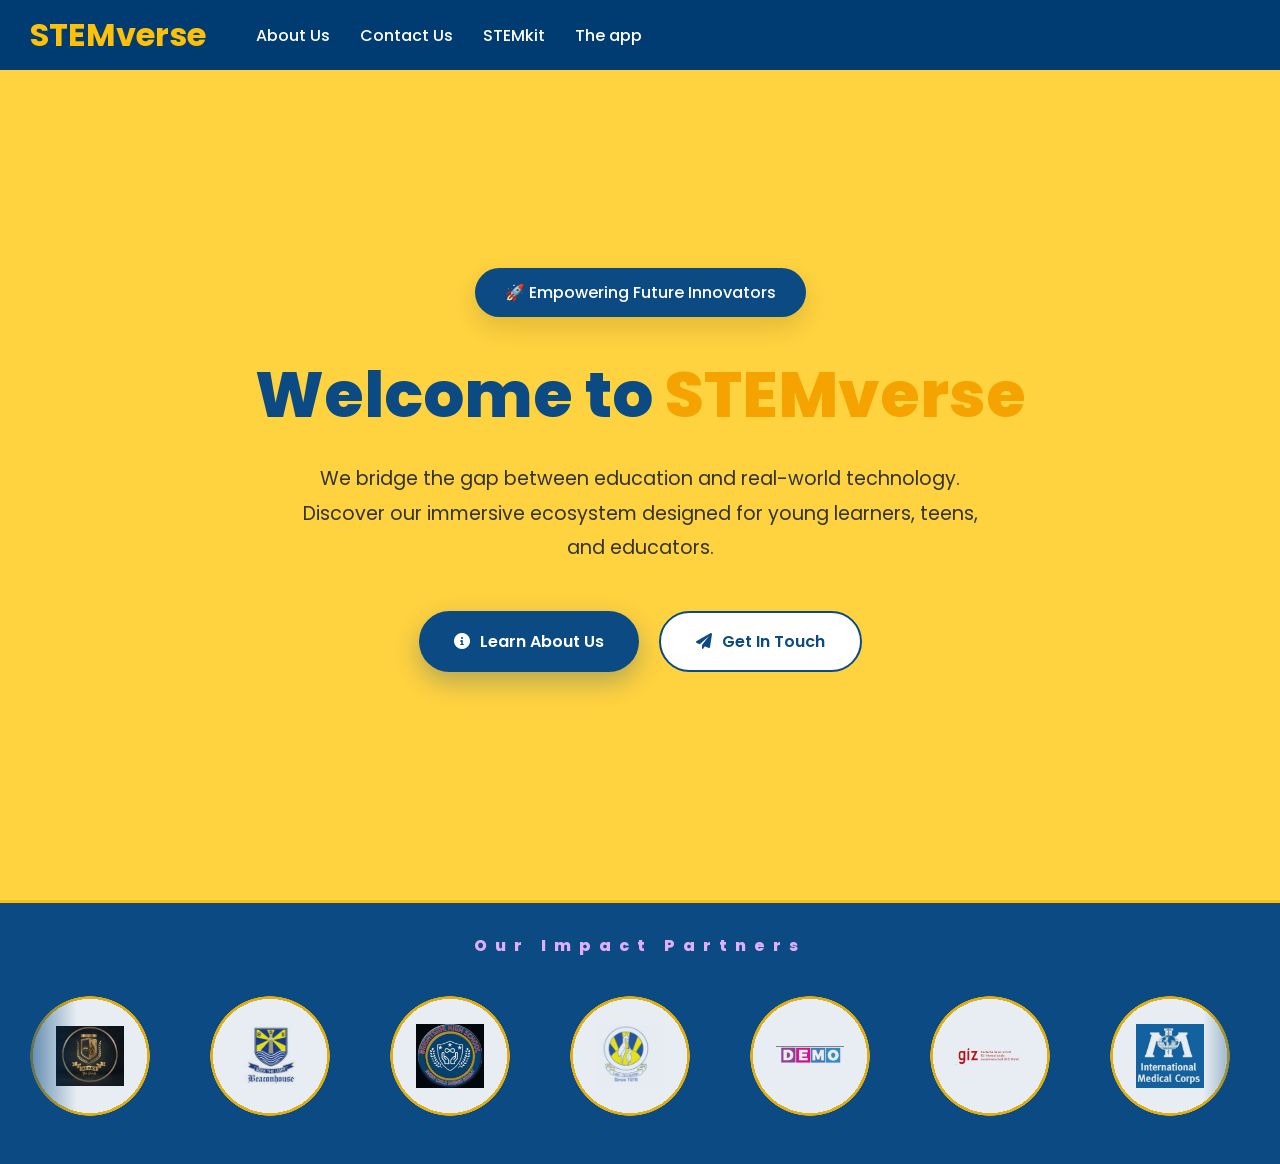
<file: index.html>
<!DOCTYPE html>
<html lang="en">
<head>
    <!-- Google tag (gtag.js) -->
    <script async src="https://www.googletagmanager.com/gtag/js?id=G-2R2STJKQ87"></script>
    <script>
      window.dataLayer = window.dataLayer || [];
      function gtag(){dataLayer.push(arguments);}
      gtag('js', new Date());
      gtag('config', 'G-2R2STJKQ87');
    </script>
    <meta charset="UTF-8">
    <meta name="viewport" content="width=device-width, initial-scale=1.0">
    <title>Welcome to STEMverse</title>
    <link rel="stylesheet" href="index.css">
    <link rel="stylesheet" href="https://cdnjs.cloudflare.com/ajax/libs/font-awesome/6.0.0/css/all.min.css">
</head>
<body class="event-landing-body">

    <!-- Event Optimized Navigation -->
    <nav class="navbar">
        <div class="nav-left">
            <a href="index.html" class="logo">STEMverse</a>
            <div class="nav-links">
                <a href="home2.html" class="nav-link">About Us</a>
                <a href="contactus.html" class="nav-link">Contact Us</a>
                <a href="junior-robotics.html" class="nav-link">STEMkit</a>
                 <a href="https://learn.stemverseofficial.com/" class="nav-link">The app</a>
            </div>
        </div>
    </nav>

    <!-- Hero Showcase Section -->
    <main class="hero-container">
        <div class="hero-content">
            <div class="brand-badge">🚀 Empowering Future Innovators</div>
            <h1 class="hero-title">Welcome to <span class="highlight-text">STEMverse</span></h1>
            <p class="hero-subtitle">
                We bridge the gap between education and real-world technology. Discover our immersive ecosystem designed for young learners, teens, and educators.
            </p>
            
            <!-- Clear Event Action Hub -->
            <div class="cta-group">
                <a href="home.html" class="cta-btn primary-btn">
                    <i class="fa-solid fa-circle-info"></i> Learn About Us
                </a>
                <a href="contactus.html" class="cta-btn secondary-btn">
                    <i class="fa-solid fa-paper-plane"></i> Get In Touch
                </a>
            </div>
        </div>
    </main>

    <!-- Social Proof Partners Slider -->
    <footer class="partners-footer">
        <span class="footer-label">Our Impact Partners</span>
        <div class="logo-slider">
            <div class="logo-track">
                <img src="logos/alhadi.png" alt="Partner">
                <img src="logos/becaonhouse.png" alt="Partner">
                <img src="logos/brightside.png" alt="Partner">
                <img src="logos/city.png" alt="Partner">
                <img src="logos/demo.png" alt="Partner">
                <img src="logos/giz.png" alt="Partner">
                <img src="logos/internationalmedicalcorps.png" alt="Partner">
                <img src="logos/NICisb.png" alt="Partner">
                <img src="logos/niclogo.png" alt="Partner">
                <img src="logos/NUST.png" alt="Partner">
                <img src="logos/ontariotech.png" alt="Partner">
                <img src="logos/pakchina.png" alt="Partner">
            </div>
        </div>
    </footer>

    <script src="index.js"></script>
</body>
</html>
</file>
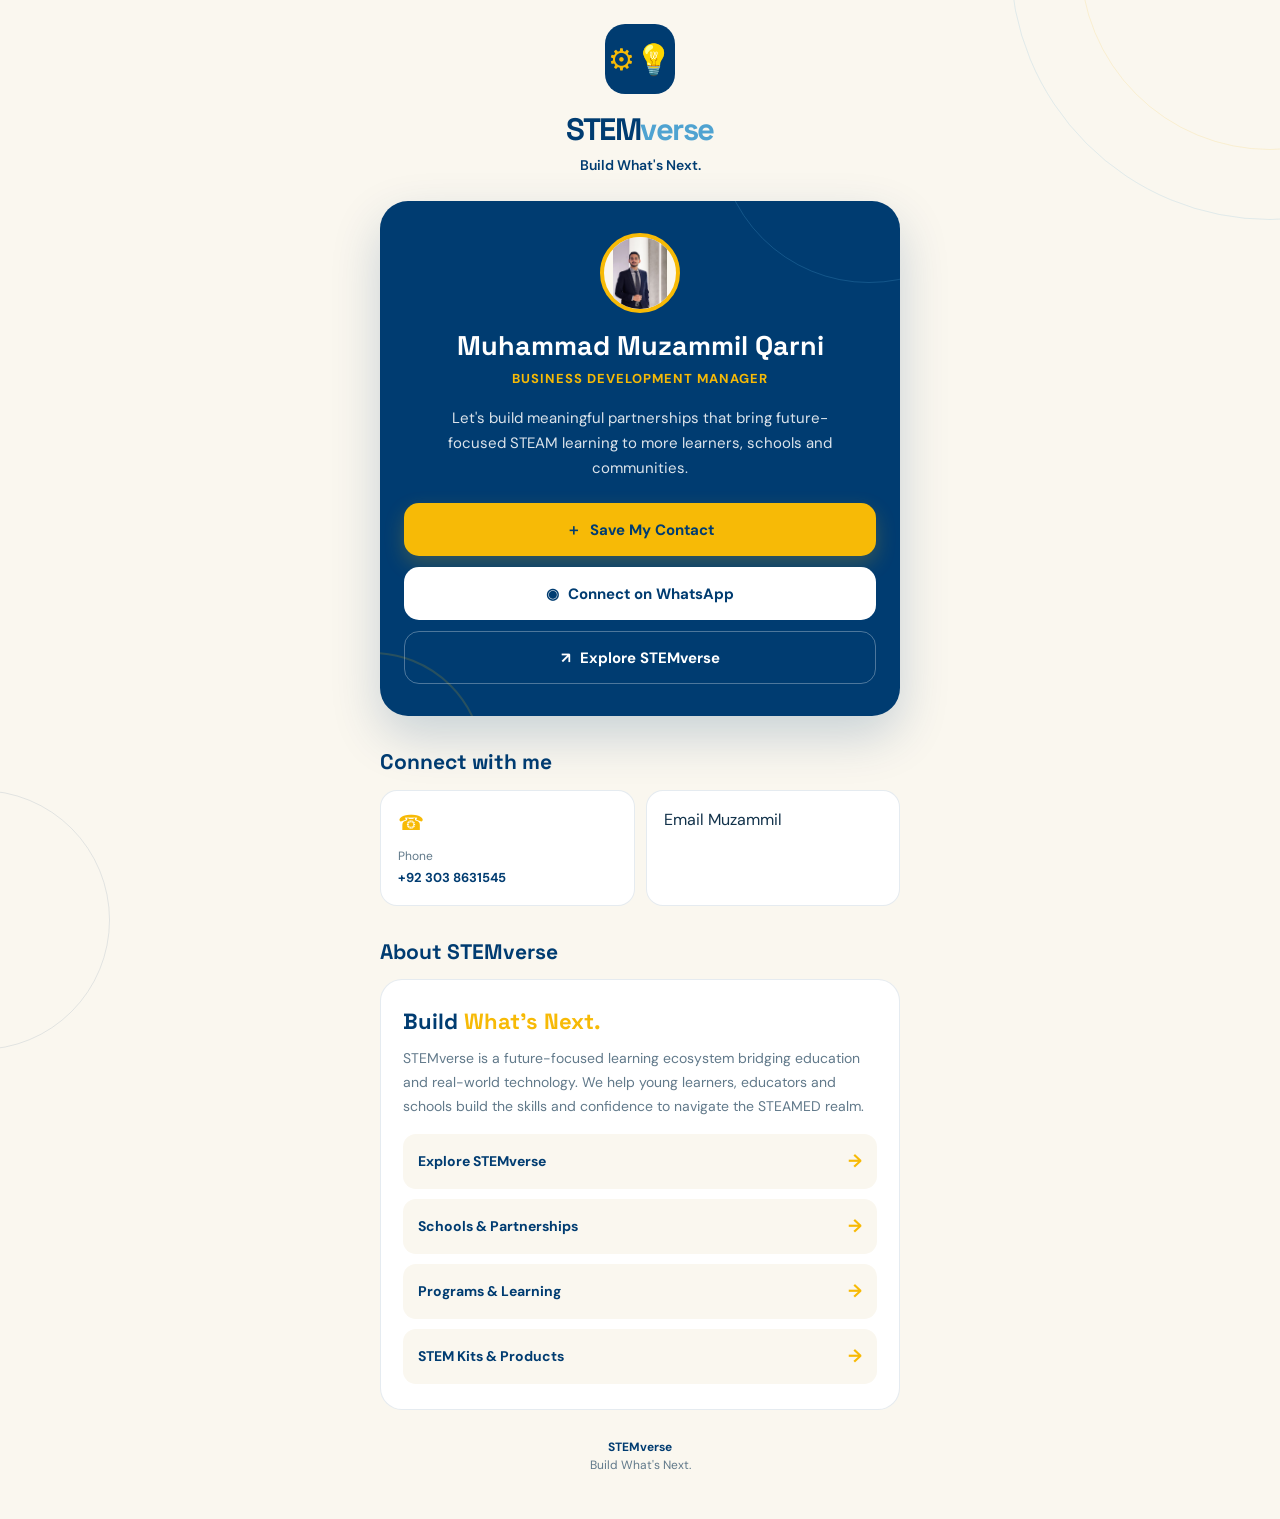
<file: connect/muzammil/index.html>
<!DOCTYPE html>
<html lang="en">
<head>
  <meta charset="UTF-8">

  <meta
    name="viewport"
    content="width=device-width, initial-scale=1.0"
  >

  <title>Business Development | STEMverse</title>

  <meta
    name="description"
    content="Connect with STEMverse for school partnerships, programs, STEM education and collaboration opportunities."
  >

  <meta
    name="theme-color"
    content="#003C71"
  >

  <!-- STEMverse Typography -->
  <link rel="preconnect" href="https://fonts.googleapis.com">
  <link rel="preconnect" href="https://fonts.gstatic.com" crossorigin>

  <link
    href="https://fonts.googleapis.com/css2?family=DM+Sans:wght@400;500;600;700&family=Space+Grotesk:wght@500;600;700&display=swap"
    rel="stylesheet"
  >

  <style>

    /* =========================================
       STEMVERSE BRAND
    ========================================= */

    :root {
      --orbit-blue: #003C71;
      --yellow: #F7BA06;
      --signal-blue: #4FA3D1;
      --cream: #FAF7EF;
      --white: #FFFFFF;

      --text: #12324A;
      --muted: #61798A;
      --border: rgba(0, 60, 113, 0.10);
    }


    /* =========================================
       RESET
    ========================================= */

    * {
      margin: 0;
      padding: 0;
      box-sizing: border-box;
    }


    body {
      font-family: "DM Sans", sans-serif;
      background: var(--cream);
      color: var(--text);
      min-height: 100vh;
      line-height: 1.5;
    }


    a {
      text-decoration: none;
      color: inherit;
    }


    /* =========================================
       PAGE
    ========================================= */

    .page {
      position: relative;
      min-height: 100vh;
      overflow: hidden;
      padding: 24px 18px 45px;
    }


    .container {
      width: 100%;
      max-width: 520px;
      margin: 0 auto;
      position: relative;
      z-index: 2;
    }


    /* =========================================
       ORBITAL BACKGROUND
    ========================================= */

    .orbit {
      position: fixed;
      border-radius: 50%;
      pointer-events: none;
      z-index: 0;
    }


    .orbit-1 {
      width: 520px;
      height: 520px;
      border: 1px solid rgba(79, 163, 209, 0.15);

      top: -300px;
      right: -250px;
    }


    .orbit-2 {
      width: 380px;
      height: 380px;
      border: 1px solid rgba(247, 186, 6, 0.13);

      top: -230px;
      right: -180px;
    }


    .orbit-3 {
      width: 260px;
      height: 260px;
      border: 1px solid rgba(0, 60, 113, 0.10);

      bottom: -150px;
      left: -150px;
    }


    /* =========================================
       BRAND HEADER
    ========================================= */

    .brand {
      text-align: center;
      margin-bottom: 25px;
    }


    /*
      Replace this placeholder with the actual
      STEMverse gear + bulb logo.
    */

    .logo-placeholder {
      width: 70px;
      height: 70px;

      margin: 0 auto 12px;

      background: var(--orbit-blue);
      border-radius: 20px;

      display: flex;
      align-items: center;
      justify-content: center;

      color: var(--yellow);

      font-size: 30px;
    }


    .brand-name {
      font-family: "Space Grotesk", sans-serif;

      font-size: 31px;
      font-weight: 700;

      letter-spacing: -1.5px;

      color: var(--orbit-blue);
    }


    .brand-name span {
      color: var(--signal-blue);
    }


    .tagline {
      margin-top: 2px;

      font-size: 14px;
      font-weight: 600;

      color: var(--orbit-blue);
    }


    /* =========================================
       MAIN CARD
    ========================================= */

    .main-card {
      background: var(--orbit-blue);

      color: var(--white);

      border-radius: 28px;

      padding: 32px 24px;

      text-align: center;

      position: relative;
      overflow: hidden;

      box-shadow:
        0 20px 50px rgba(0, 60, 113, 0.20);
    }


    .main-card::before {
      content: "";

      position: absolute;

      width: 300px;
      height: 300px;

      border-radius: 50%;

      border: 1px solid rgba(79, 163, 209, 0.25);

      top: -220px;
      right: -120px;
    }


    .main-card::after {
      content: "";

      position: absolute;

      width: 220px;
      height: 220px;

      border-radius: 50%;

      border: 2px solid rgba(247, 186, 6, 0.16);

      bottom: -160px;
      left: -120px;
    }


    .main-content {
      position: relative;
      z-index: 2;
    }


    /* =========================================
       PROFILE
    ========================================= */

   .profile-photo {
  width: 80px; /* Make width and height equal so it forms a proper circle */
  height: 80px;
  margin: 0 auto 18px;
  border-radius: 50%;
  border: 4px solid var(--yellow);
  background: var(--cream);
  display: flex;
  align-items: center;
  justify-content: center;
  color: var(--orbit-blue);
  font-family: "Space Grotesk", sans-serif;
  font-size: 28px;
  font-weight: 700;
  overflow: hidden;
}

.profile-photo img {
  width: 100%;
  height: 100%;
  object-fit: contain; /* Prevents the aggressive zoom-in */
}
    


    .name {
      font-family: "Space Grotesk", sans-serif;

      font-size: 27px;
      line-height: 1.12;

      font-weight: 700;

      margin-bottom: 8px;
    }


    .role {
      color: var(--yellow);

      font-size: 13px;

      font-weight: 700;

      text-transform: uppercase;

      letter-spacing: 1px;
    }


    .intro {
      max-width: 410px;

      margin: 18px auto 0;

      color: rgba(255, 255, 255, 0.86);

      font-size: 15px;

      line-height: 1.65;
    }


    /* =========================================
       PRIMARY ACTIONS
    ========================================= */

    .actions {
      display: grid;

      gap: 11px;

      margin-top: 23px;
    }


    .button {
      min-height: 53px;

      border-radius: 15px;

      display: flex;

      align-items: center;

      justify-content: center;

      gap: 9px;

      padding: 13px 18px;

      font-size: 15px;

      font-weight: 700;

      transition: 0.18s ease;
    }


    .button:hover {
      transform: translateY(-2px);
    }


    .button-yellow {
      background: var(--yellow);
      color: var(--orbit-blue);

      box-shadow:
        0 8px 20px rgba(247, 186, 6, 0.22);
    }


    .button-white {
      background: var(--white);
      color: var(--orbit-blue);
    }


    .button-outline {
      border: 1px solid rgba(255, 255, 255, 0.30);

      color: var(--white);

      background: transparent;
    }


    /* =========================================
       SECTIONS
    ========================================= */

    .section-title {
      font-family: "Space Grotesk", sans-serif;

      font-size: 21px;

      color: var(--orbit-blue);

      margin: 30px 0 12px;
    }


    /* =========================================
       CONTACT CARDS
    ========================================= */

    .contact-grid {
      display: grid;

      grid-template-columns: 1fr 1fr;

      gap: 11px;
    }


    .contact-card {
      background: var(--white);

      border-radius: 17px;

      padding: 17px;

      border: 1px solid var(--border);

      transition: 0.18s ease;
    }


    .contact-card:hover {
      transform: translateY(-2px);
    }


    .contact-icon {
      color: var(--yellow);

      font-size: 21px;

      margin-bottom: 8px;
    }


    .contact-label {
      display: block;

      font-size: 12px;

      color: var(--muted);

      margin-bottom: 3px;
    }


    .contact-value {
      display: block;

      font-size: 13px;

      font-weight: 700;

      color: var(--orbit-blue);

      word-break: break-word;
    }


    /* =========================================
       STEMVERSE INTRO
    ========================================= */

    .about-card {
      background: var(--white);

      border-radius: 22px;

      padding: 25px 22px;

      border: 1px solid var(--border);
    }


    .about-card h2 {
      font-family: "Space Grotesk", sans-serif;

      color: var(--orbit-blue);

      font-size: 22px;

      margin-bottom: 9px;
    }


    .about-card h2 span {
      color: var(--yellow);
    }


    .about-card p {
      color: var(--muted);

      font-size: 14px;

      line-height: 1.7;
    }


    /* =========================================
       LINKS
    ========================================= */

    .link-list {
      display: grid;

      gap: 10px;

      margin-top: 15px;
    }


    .link-item {
      display: flex;

      align-items: center;

      justify-content: space-between;

      background: var(--cream);

      border-radius: 13px;

      padding: 14px 15px;

      color: var(--orbit-blue);

      font-size: 14px;

      font-weight: 700;
    }


    .arrow {
      color: var(--yellow);

      font-size: 18px;
    }


    /* =========================================
       FOOTER
    ========================================= */

    footer {
      text-align: center;

      margin-top: 28px;

      color: var(--muted);

      font-size: 12px;
    }


    footer strong {
      color: var(--orbit-blue);
    }


    /* =========================================
       MOBILE
    ========================================= */

    @media (max-width: 390px) {

      .page {
        padding-left: 14px;
        padding-right: 14px;
      }


      .main-card {
        padding: 28px 19px;
      }


      .name {
        font-size: 24px;
      }


      .contact-grid {
        grid-template-columns: 1fr;
      }

    }

  </style>

</head>


<body>

  <main class="page">

    <!-- Decorative orbital system -->
    <div class="orbit orbit-1"></div>
    <div class="orbit orbit-2"></div>
    <div class="orbit orbit-3"></div>


    <div class="container">


      <!-- =====================================
           STEMVERSE BRAND
      ====================================== -->

      <header class="brand">

        <!-- Replace with actual STEMverse gear + bulb logo -->
        <div class="logo-placeholder">
          ⚙︎💡
        </div>

        <div class="brand-name">
          STEM<span>verse</span>
        </div>

        <div class="tagline">
          Build What's Next.
        </div>

      </header>


      <!-- =====================================
           BUSINESS DEVELOPMENT PROFILE
      ====================================== -->

      <section class="main-card">

        <div class="main-content">


          <!-- Replace MQ with Muzammil's photo -->
          <div class="profile-photo">
            <img src="/connect/muzammil.png" alt="Profile Picture">
          </div>


          <h1 class="name">
            Muhammad Muzammil Qarni
          </h1>


          <div class="role">
            Business Development Manager
          </div>


          <p class="intro">
            Let's build meaningful partnerships that bring
            future-focused STEAM learning to more learners,
            schools and communities.
          </p>


          <!-- =================================
               ACTION BUTTONS
          ================================= -->

          <div class="actions">


            <!-- SAVE CONTACT -->

            <a
              href="data:text/vcard;charset=utf-8,BEGIN%3AVCARD%0AVERSION%3A3.0%0AFN%3AMuzammil%0ATEL%3BTYPE%3DCELL%3A%2B923038631545%0AEND%3AVCARD"
             class="button button-yellow"
              class="button button-yellow"
              download
            >
              <span>＋</span>
              Save My Contact
            </a>


            <!-- WHATSAPP -->

            <!-- Replace PHONE_NUMBER with Muzammil's number
                 without + or spaces -->

            <a
              href="https://wa.me/923038631545"
              class="button button-white"
              target="_blank"
              rel="noopener"
            >
              <span>◉</span>
              Connect on WhatsApp
            </a>


            <!-- MAIN WEBSITE -->

            <a
              href="https://www.stemverseofficial.com/"
              class="button button-outline"
            >
              <span>↗</span>
              Explore STEMverse
            </a>


          </div>

        </div>

      </section>


      <!-- =====================================
           CONTACT
      ====================================== -->

      <h2 class="section-title">
        Connect with me
      </h2>


      <section class="contact-grid">


        <!-- PHONE -->

        <a
          href="tel:03038631545"
          class="contact-card"
        >

          <div class="contact-icon">
            ☎
          </div>

          <span class="contact-label">
            Phone
          </span>

          <span class="contact-value">
            +92 303 8631545
          </span>

        </a>


        <!-- EMAIL -->

        <a href="mailto:muzammil@stemverseofficial.com" class="contact-card" id="emailLink">
  Email Muzammil
</a>

<script>
(function () {
  const EMAIL = "muzammil@stemverseofficial.com";
  const link = document.getElementById("emailLink");

  link.addEventListener("click", function (e) {
    e.preventDefault();

    const ua = navigator.userAgent || navigator.vendor || window.opera;
    const isAndroid = /android/i.test(ua);
    const isIOS = /iPad|iPhone|iPod/.test(ua) && !window.MSStream;

    if (isAndroid) {
      // Try to force Gmail app directly
      const intentUrl =
        "intent://compose?to=" + encodeURIComponent(EMAIL) +
        "#Intent;package=com.google.android.gm;scheme=mailto;S.browser_fallback_url=" +
        encodeURIComponent("mailto:" + EMAIL) + ";end";
      window.location.href = intentUrl;

    } else if (isIOS) {
      // No way to force Gmail app on iOS — use system default mail app
      window.location.href = "mailto:" + EMAIL;

    } else {
      // Desktop: open Gmail web compose
      window.open(
        "https://mail.google.com/mail/?view=cm&fs=1&to=" + encodeURIComponent(EMAIL),
        "_blank",
        "noopener,noreferrer"
      );
    }
  });
})();
</script>


      </section>


      <!-- =====================================
           ABOUT STEMVERSE
      ====================================== -->

      <h2 class="section-title">
        About STEMverse
      </h2>


      <section class="about-card">

        <h2>
          Build <span>What's Next.</span>
        </h2>


        <p>
          STEMverse is a future-focused learning ecosystem
          bridging education and real-world technology.
          We help young learners, educators and schools
          build the skills and confidence to navigate
          the STEAMED realm.
        </p>


        <div class="link-list">


          <a
            href="https://www.stemverseofficial.com/"
            class="link-item"
          >
            Explore STEMverse
            <span class="arrow">→</span>
          </a>


          <a
            href="https://www.stemverseofficial.com/"
            class="link-item"
          >
            Schools & Partnerships
            <span class="arrow">→</span>
          </a>


          <a
            href="https://www.stemverseofficial.com/"
            class="link-item"
          >
            Programs & Learning
            <span class="arrow">→</span>
          </a>


          <a
            href="https://www.stemverseofficial.com/"
            class="link-item"
          >
            STEM Kits & Products
            <span class="arrow">→</span>
          </a>


        </div>

      </section>


      <!-- =====================================
           FOOTER
      ====================================== -->

      <footer>

        <strong>STEMverse</strong>

        <br>

        Build What's Next.

      </footer>


    </div>

  </main>

</body>
</html>
</file>
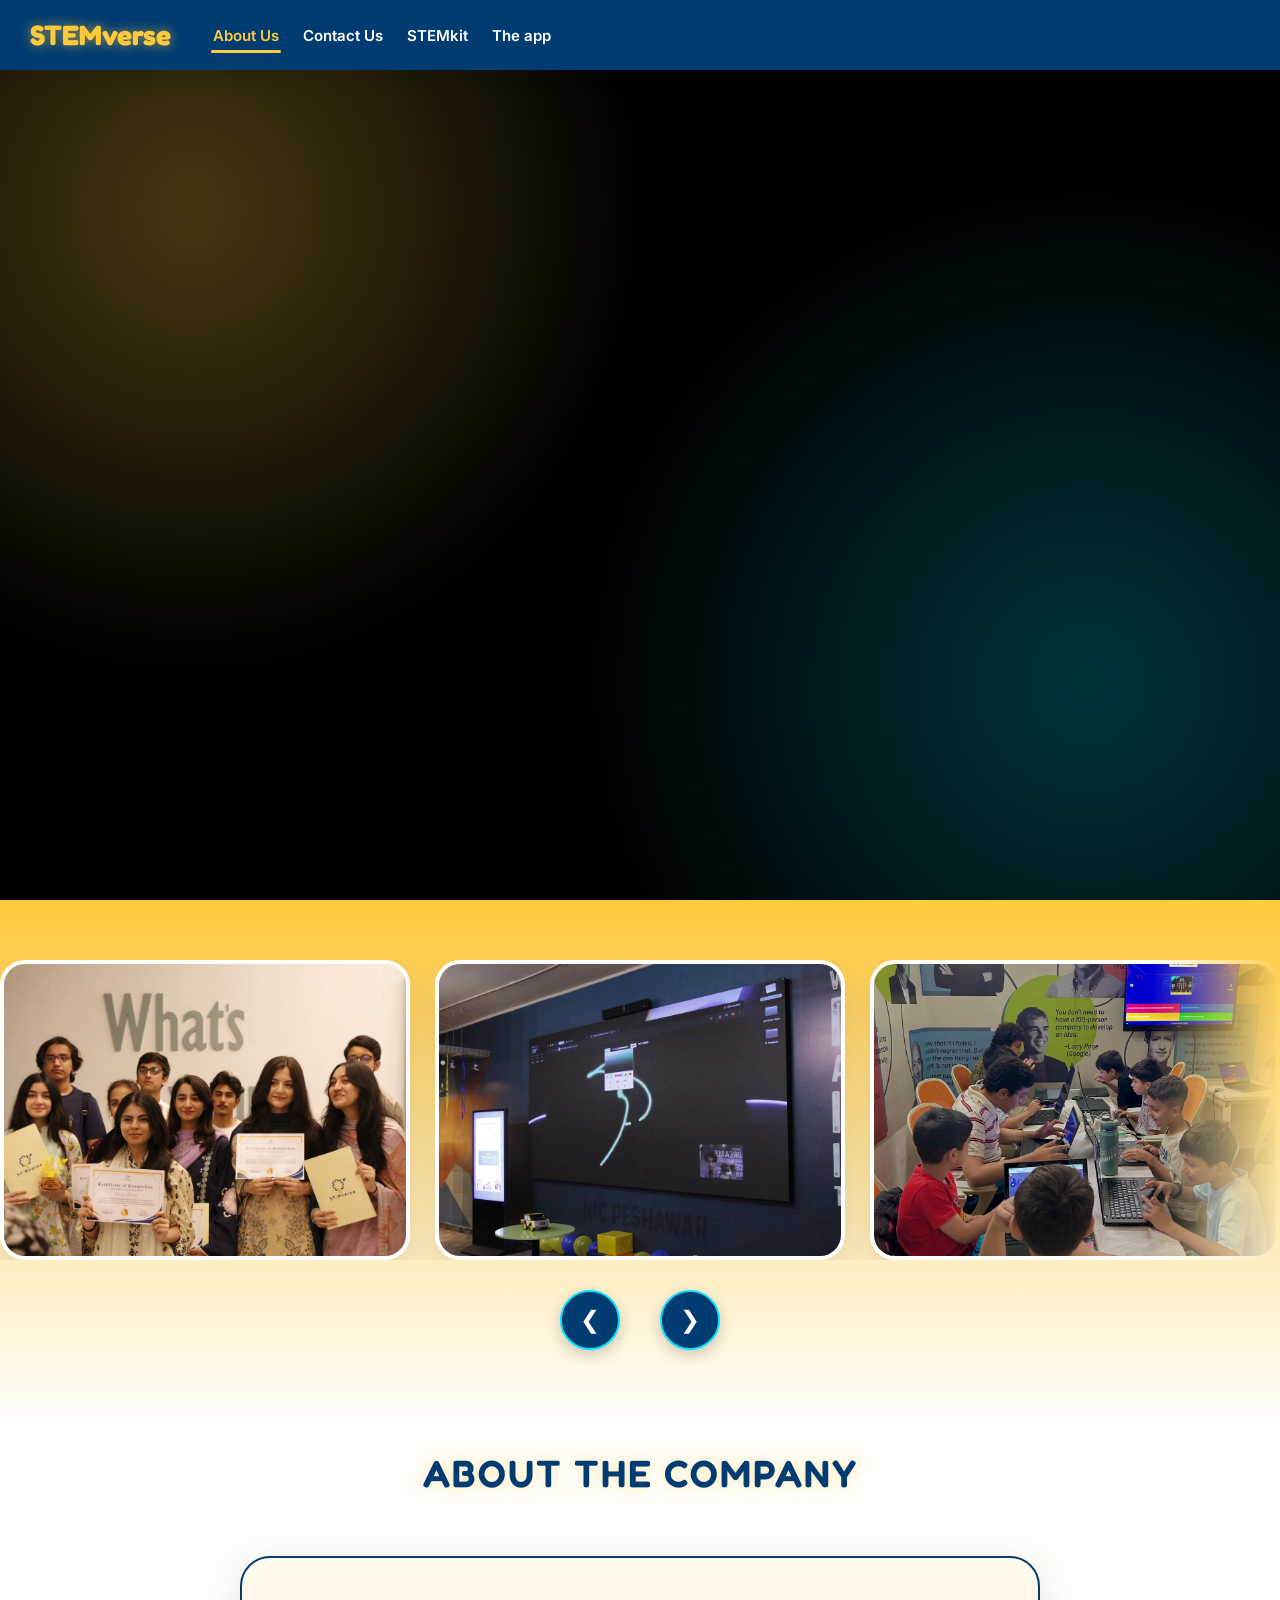
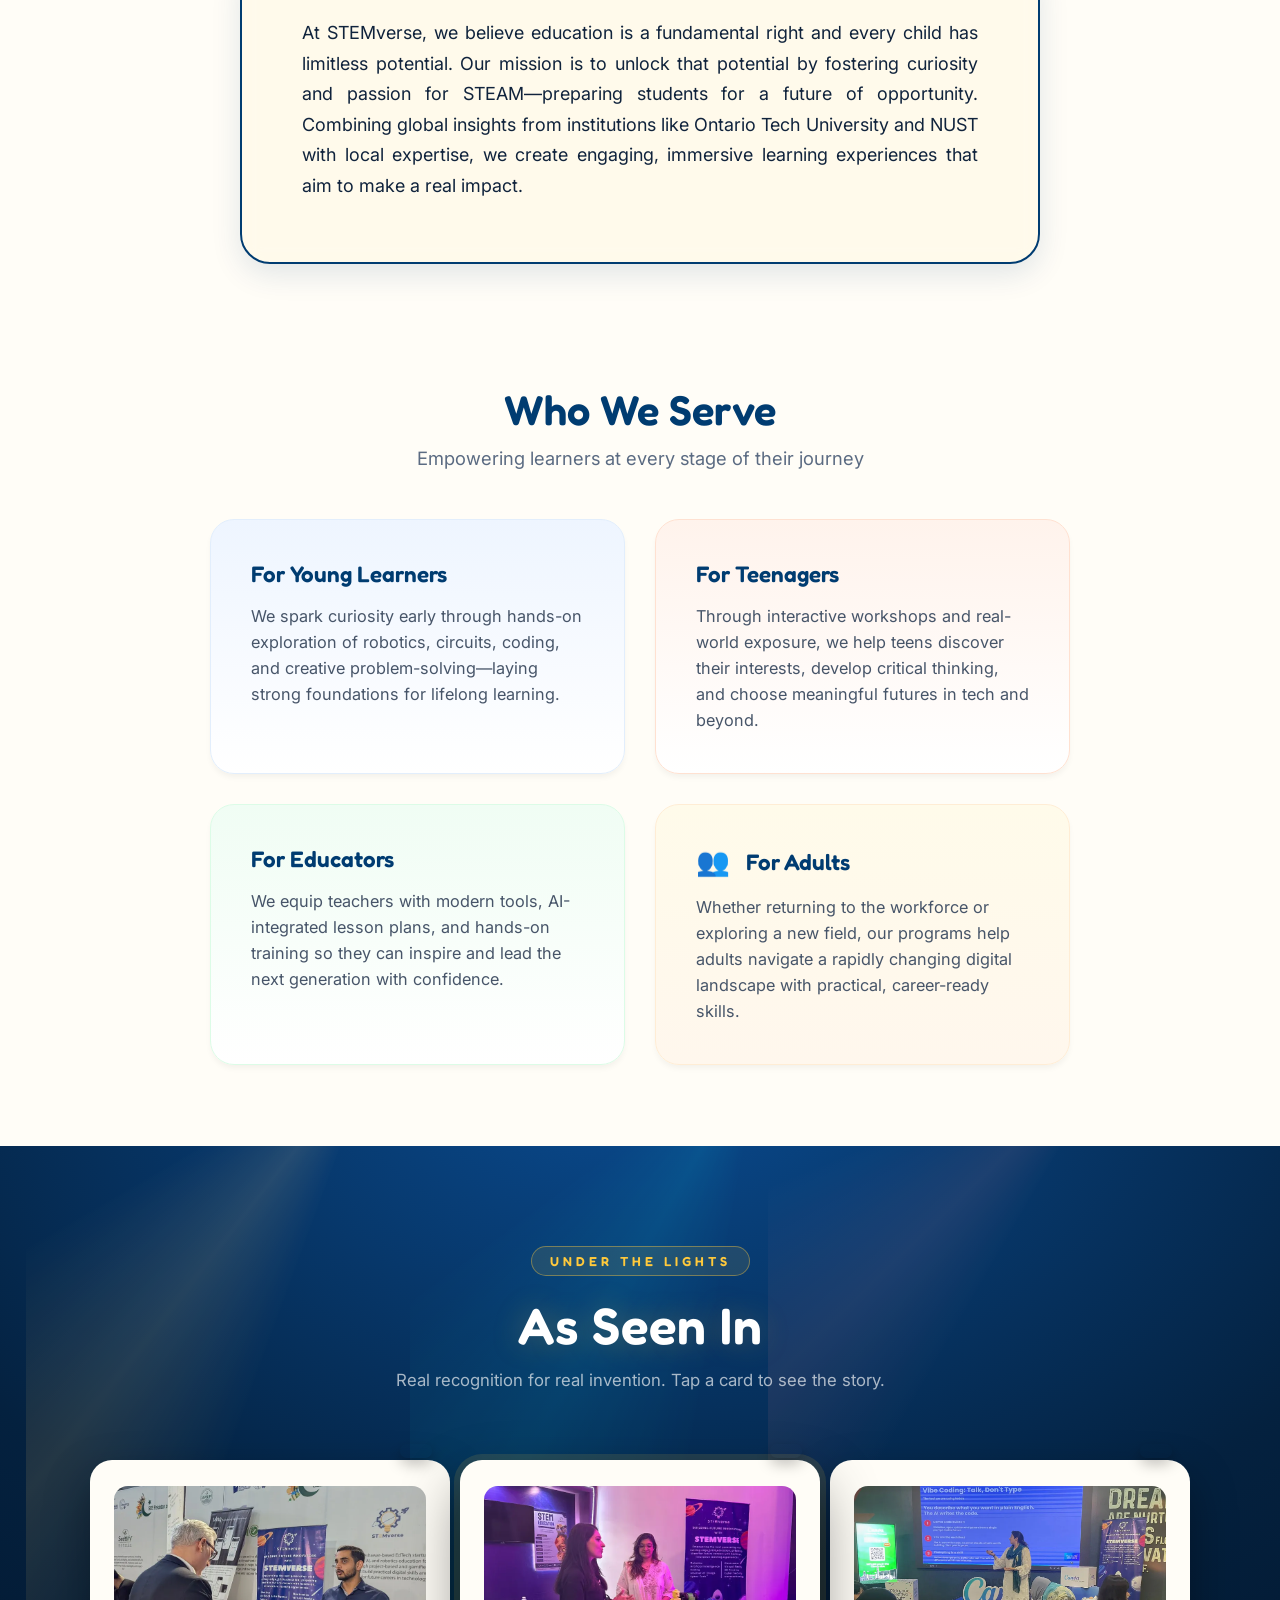
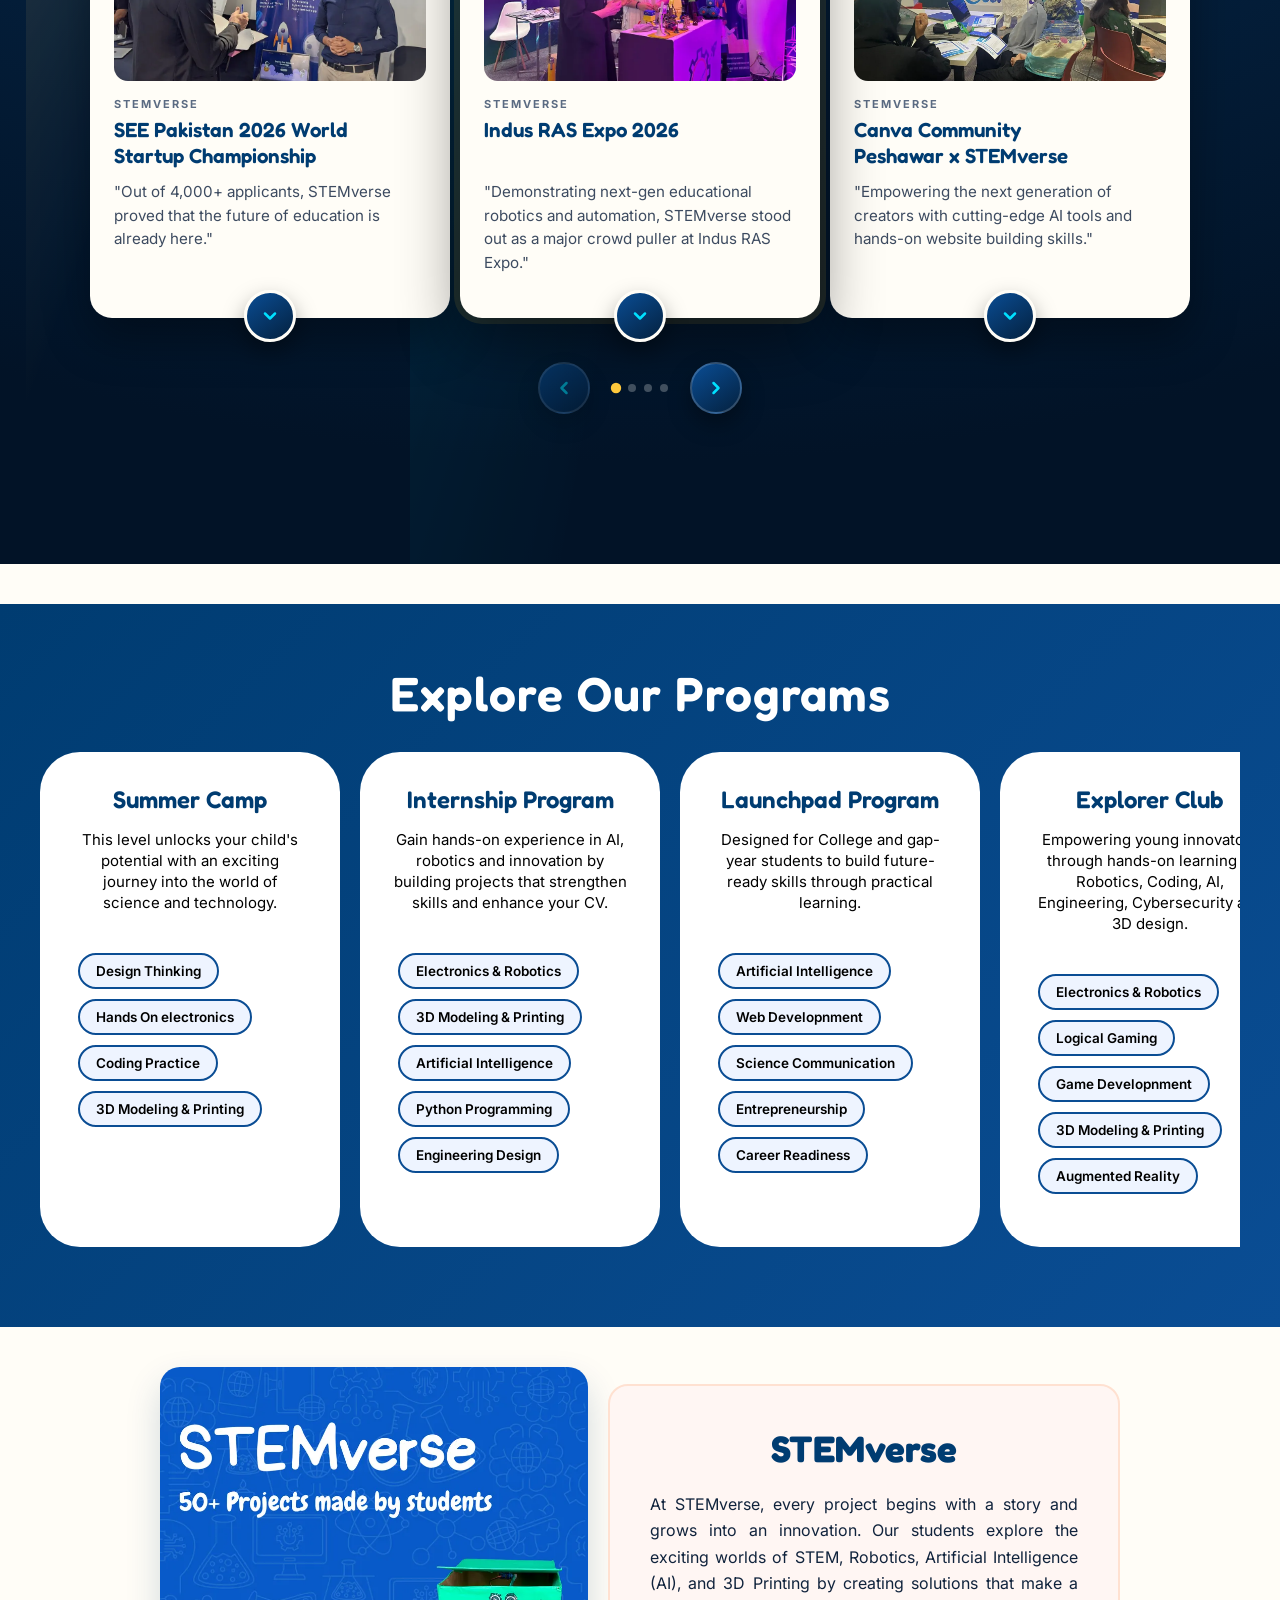
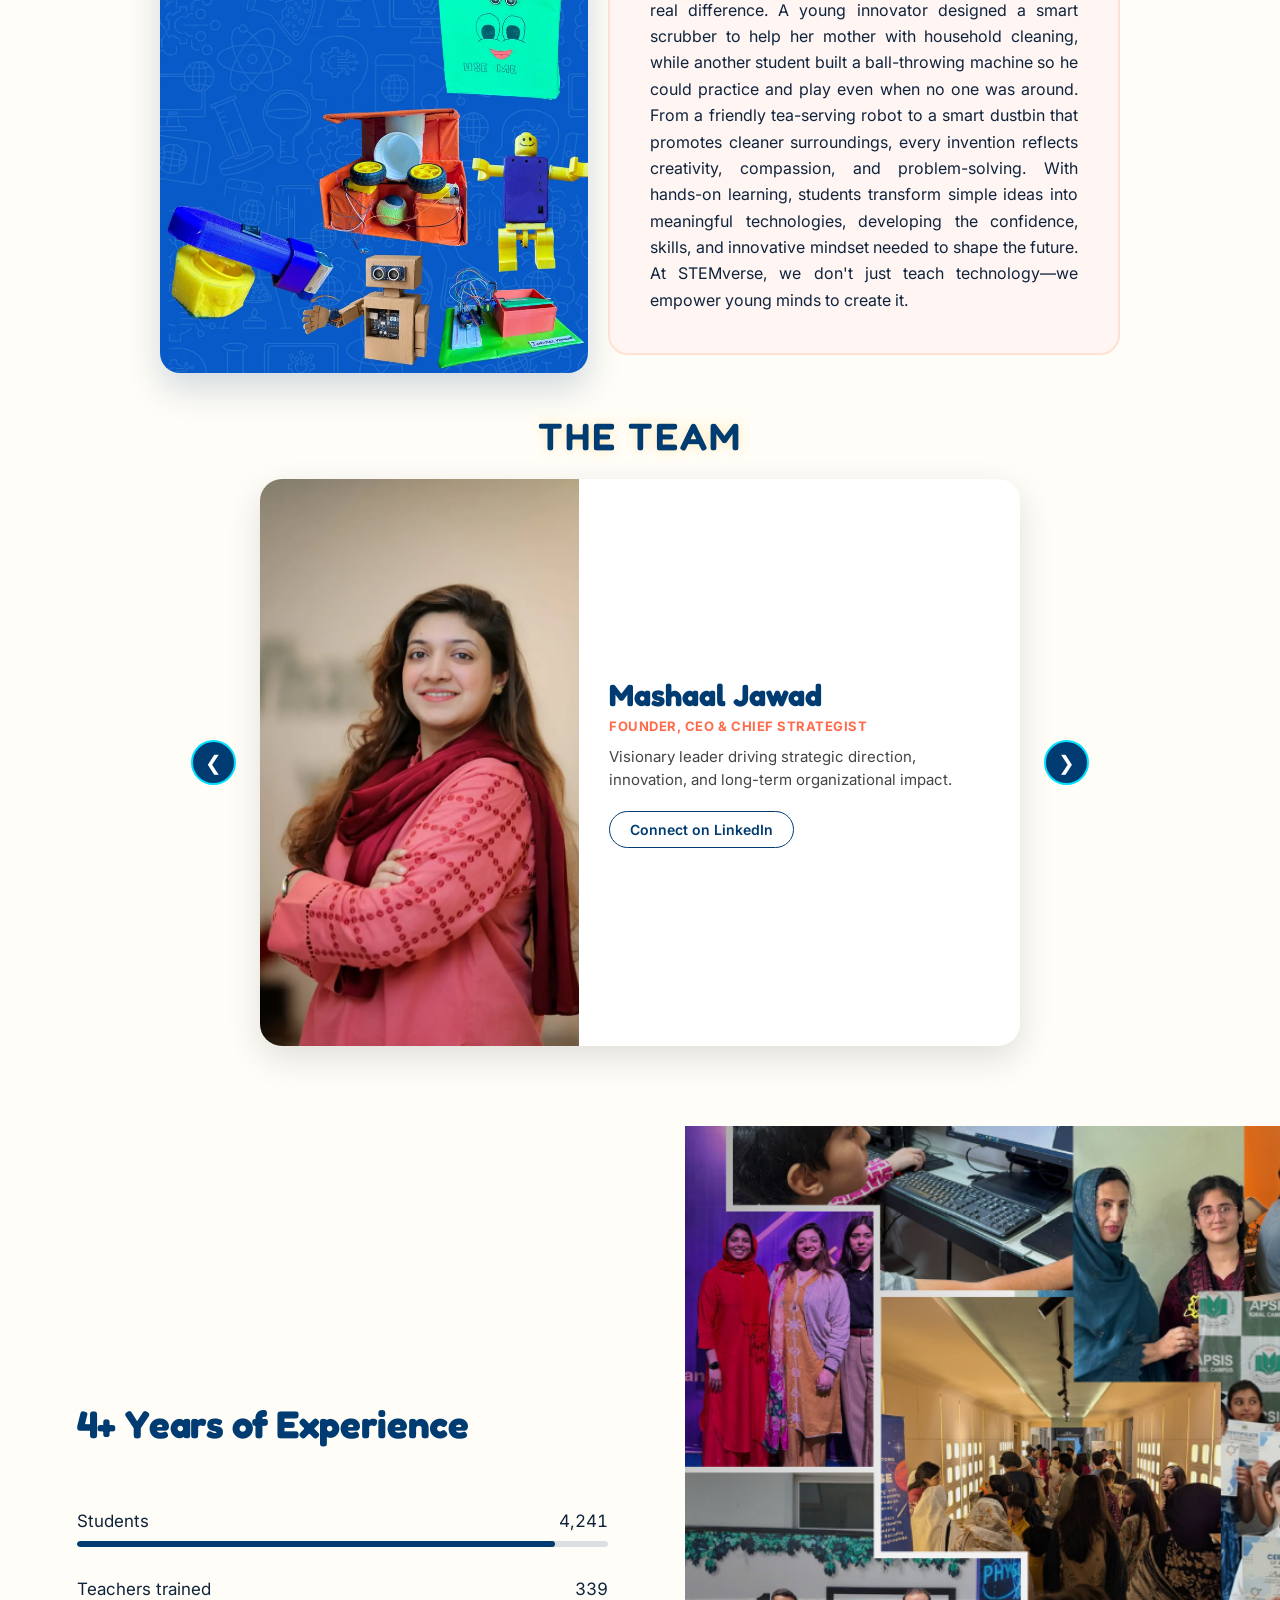
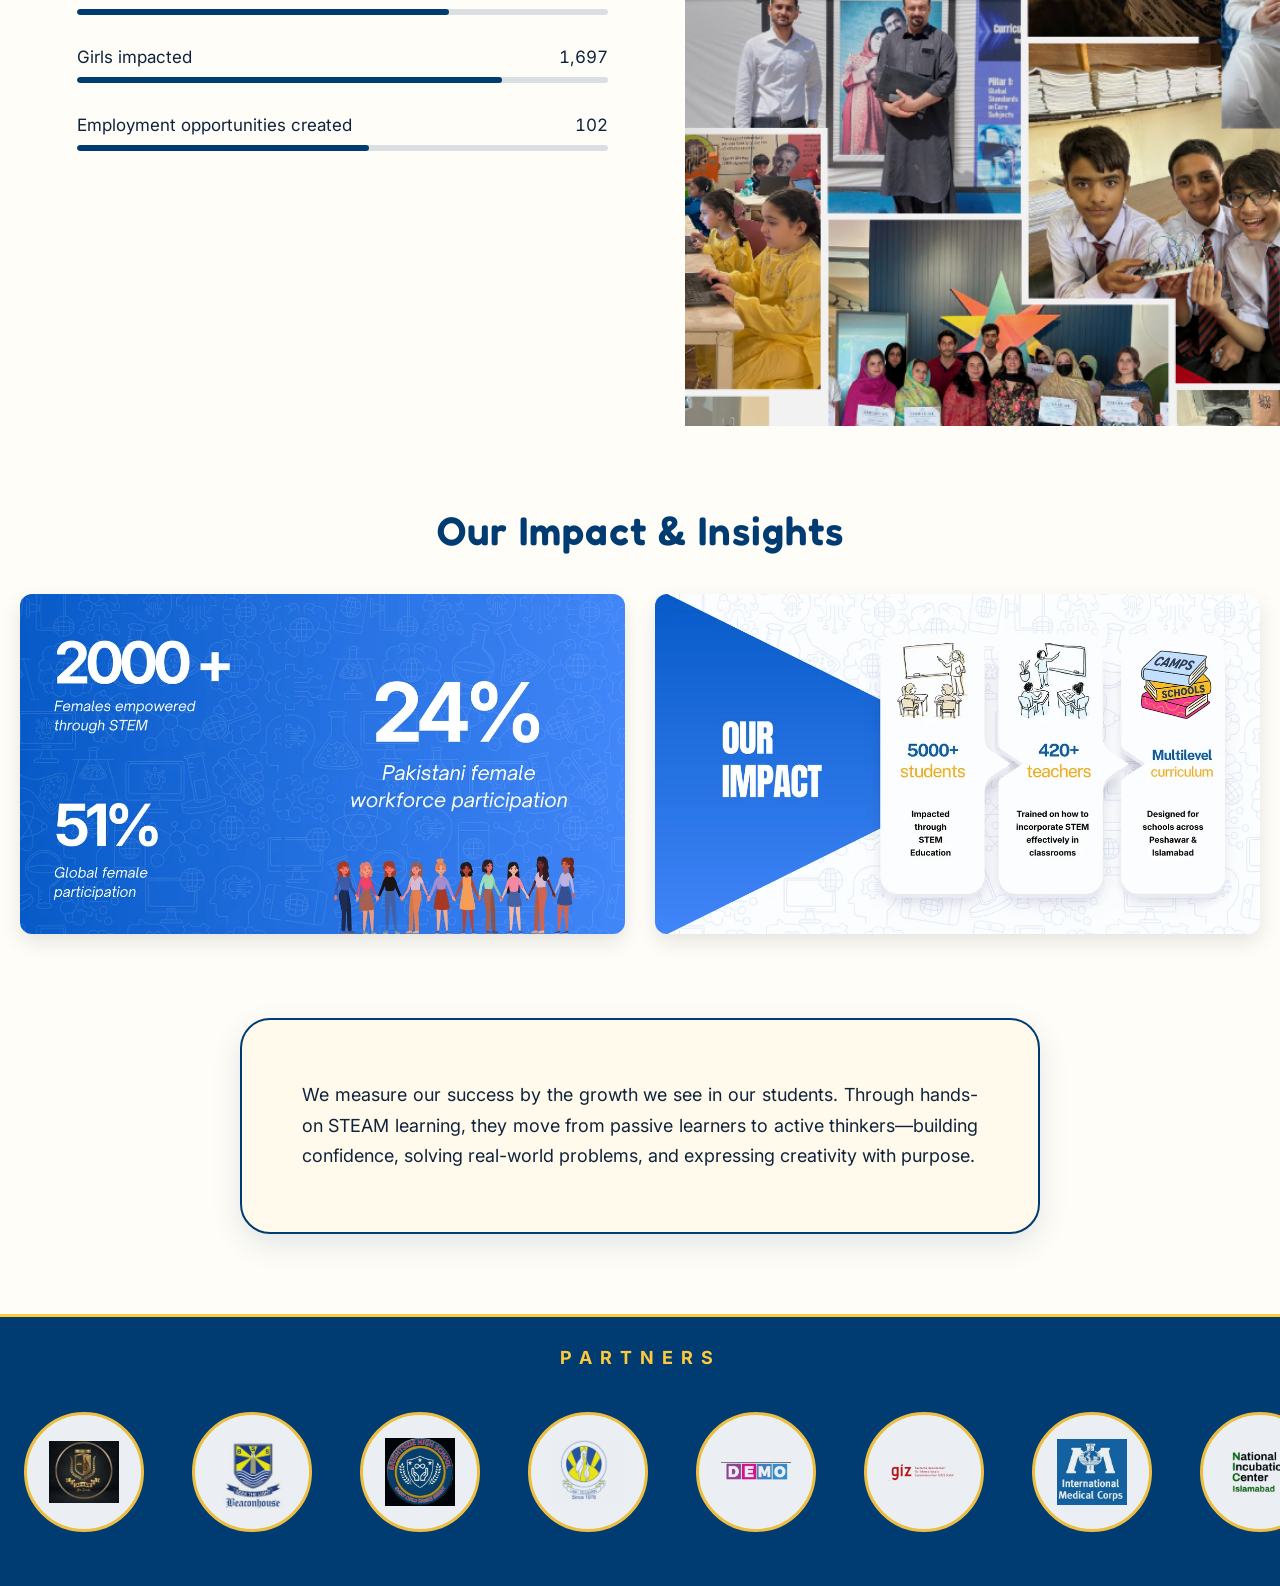
<file: About-us.html>
<!DOCTYPE html>
<html lang="en">
<head>
    <!-- Google tag (gtag.js) -->
    <script async src="https://www.googletagmanager.com/gtag/js?id=G-2R2STJKQ87"></script>
    <script>
      window.dataLayer = window.dataLayer || [];
      function gtag(){dataLayer.push(arguments);}
      gtag('js', new Date());
      gtag('config', 'G-2R2STJKQ87');
    </script>
    <meta charset="UTF-8">
    <meta name="viewport" content="width=device-width, initial-scale=1.0">
    <title>About Us | STEMverse</title>
    <link rel="stylesheet" href="home2.css">
    <link rel="stylesheet" href="https://cdnjs.cloudflare.com/ajax/libs/font-awesome/6.0.0/css/all.min.css">
    <link rel="preconnect" href="https://fonts.googleapis.com">
    <link rel="preconnect" href="https://fonts.gstatic.com" crossorigin>
    <link href="https://fonts.googleapis.com/css2?family=Fredoka:wght@400;500;600;700&family=Inter:wght@400;500;600;700;800&display=swap" rel="stylesheet">
    <script src="hero-video.js" defer></script>
</head>
<body>

    <!-- Event Optimized Navigation Bar -->
    <nav class="navbar">
        <div class="nav-left">
            <a href="index.html" class="logo">STEMverse</a>
        </div>

        <!-- Hamburger toggle: only visible on mobile, opens the left sidebar -->
        <button class="hamburger" id="hamburgerBtn" aria-label="Toggle menu" aria-expanded="false" aria-controls="navLinks">
            <span></span>
            <span></span>
            <span></span>
        </button>

        <div class="nav-links" id="navLinks">
            <a href="home2.html" class="nav-link active-page">About Us</a>
            <a href="contactus.html" class="nav-link">Contact Us</a>
            <a href="junior-robotics.html" class="nav-link">STEMkit</a>
            <a href="https://learn.stemverseofficial.com" class="nav-link">The app</a>
        </div>
    </nav>

    <!-- Dark backdrop shown behind the sidebar on mobile -->
    <div class="mobile-overlay" id="mobileOverlay"></div>

    <main class="content-wrapper-spacer">
        <section class="video-container">
    <!-- ONE video. The blurred background is created by hero-video.js -->
    <video class="video-main" autoplay muted loop playsinline preload="auto">
        <source src="pictures/stemverse-web.mp4" type="video/mp4">
        Your browser does not support the video tag.
    </video>

    <div class="hero-glow" aria-hidden="true"></div>
</section>

  <div class="hero-glow" aria-hidden="true"></div>
</section>
       <section class="gallery-wrapper">
            <div class="gallery-container">
                <div class="gallery-track" id="galleryTrack">
                    <div class="gallery-item"><img src="pictures/optimized/16ce653f-94e3-4d33-b8a5-c50ecc13478a.webp" alt="Gallery 1" loading="lazy"></div>
                    <div class="gallery-item"><img src="pictures/optimized/30c4ca06-f4ec-4bce-94f0-5c51be434e0a.webp" alt="Gallery 2" loading="lazy"></div>
                    <div class="gallery-item"><img src="pictures/optimized/9D2DD78E-7DF4-42AE-8360-FC2F04A65AD0.webp" alt="Gallery 3" loading="lazy"></div>
                    <div class="gallery-item"><img src="pictures/optimized/03351F41-FF67-410D-BFFC-80CA01556A30.webp" alt="Gallery 4" loading="lazy"></div>
                    <div class="gallery-item"><img src="pictures/optimized/464948C8-E2E4-466C-AE18-DCEBEB9756AA.webp" alt="Gallery 5" loading="lazy"></div>
                    <div class="gallery-item"><img src="pictures/optimized/7b82afe9-43d8-459f-9b26-520d9b1fa9fa.webp" alt="Gallery 6" loading="lazy"></div>
                    <div class="gallery-item"><img src="pictures/optimized/4f830aa2-33d5-4843-890c-9e0a43914946.webp" alt="Gallery 8" loading="lazy"></div>
                    <div class="gallery-item"><img src="pictures/optimized/IMG_5658.webp" alt="Gallery 1" loading="lazy"></div>
                    <div class="gallery-item"><img src="pictures/optimized/IMG_5706.webp" alt="Gallery 1" loading="lazy"></div>
                    <div class="gallery-item"><img src="pictures/optimized/IMG_5741.webp" alt="Gallery 1" loading="lazy"></div>
                    <div class="gallery-item"><img src="pictures/optimized/IMG_5744.webp" alt="Gallery 1" loading="lazy"></div>
                    <div class="gallery-item"><img src="pictures/optimized/IMG_5759.webp" alt="Gallery 1" loading="lazy"></div>
                    <div class="gallery-item"><img src="pictures/optimized/IMG_6865.webp" alt="Gallery 1" loading="lazy"></div>
                    <div class="gallery-item"><img src="pictures/optimized/IMG_6888.webp" alt="Gallery 1" loading="lazy"></div>
                    <div class="gallery-item"><img src="pictures/optimized/IMG_6964.webp" alt="Gallery 1" loading="lazy"></div>
                    <div class="gallery-item"><img src="pictures/optimized/image1.webp" alt="Gallery 1" loading="lazy"></div>
                    <div class="gallery-item"><img src="pictures/optimized/image2.webp" alt="Gallery 1" loading="lazy"></div>
                    <div class="gallery-item"><img src="pictures/optimized/image3.webp" alt="Gallery 1" loading="lazy"></div>
                    <div class="gallery-item"><img src="pictures/optimized/image4.webp" alt="Gallery 1" loading="lazy"></div>
                    <div class="gallery-item"><img src="pictures/optimized/image5.webp" alt="Gallery 1" loading="lazy"></div>
                </div>
            </div>
            <div class="gallery-controls">
                <button id="prevBtn">❮</button>
                <button id="nextBtn">❯</button>
            </div>
        </section>

        <div class="main-content">
            <section class="info-section">
                <h1 class="glow-title" data-reveal="up">About the Company</h1>
                <div class="glass-card clickable-card" data-reveal="up">
                    <p class="description-text">At STEMverse, we believe education is a fundamental right and every child has limitless potential. Our mission is to unlock that potential by fostering curiosity and passion for STEAM—preparing students for a future of opportunity. Combining global insights from institutions like Ontario Tech University and NUST with local expertise, we create engaging, immersive learning experiences that aim to make a real impact.</p>
                </div>
            </section>

            <section class="services-section">
                <header class="services-header">
                    <h2 data-reveal="up">Who We Serve</h2>
                    <p data-reveal="up">Empowering learners at every stage of their journey</p>
                </header>
                <div class="services-grid">
                    <div class="service-card young-learners" data-reveal="pop" data-reveal-delay="0">
                        <div class="card-title-group">
                            
                            <h3>For Young Learners</h3>
                        </div>
                        <p>We spark curiosity early through hands-on exploration of robotics, circuits, coding, and creative problem-solving—laying strong foundations for lifelong learning.</p>
                    </div>
                    <div class="service-card teenagers" data-reveal="pop" data-reveal-delay="1">
                        <div class="card-title-group">
                            
                            <h3>For Teenagers</h3>
                        </div>
                        <p>Through interactive workshops and real-world exposure, we help teens discover their interests, develop critical thinking, and choose meaningful futures in tech and beyond.</p>
                    </div>
                    <div class="service-card educators" data-reveal="pop" data-reveal-delay="2">
                        <div class="card-title-group">
                            
                            <h3>For Educators</h3>
                        </div>
                        <p>We equip teachers with modern tools, AI-integrated lesson plans, and hands-on training so they can inspire and lead the next generation with confidence.</p>
                    </div>
                    <div class="service-card adults" data-reveal="pop" data-reveal-delay="3">
                        <div class="card-title-group">
                            <span class="icon">👥</span>
                            <h3>For Adults</h3>
                        </div>
                        <p>Whether returning to the workforce or exploring a new field, our programs help adults navigate a rapidly changing digital landscape with practical, career-ready skills.</p>
                    </div>
                </div>
            </section>
        </div>

     <section class="spotlight-section" id="spotlight">
      <div class="beam beam-1" aria-hidden="true"></div>
      <div class="beam beam-2" aria-hidden="true"></div>
      <div class="beam beam-3" aria-hidden="true"></div>

     <div class="spotlight-header" data-reveal="up">
        <span class="spotlight-eyebrow">UNDER THE LIGHTS</span>
        <h2 class="spotlight-title">As Seen In</h2>
        <p class="spotlight-sub">Real recognition for real invention. Tap a card to see the story.</p>
     </div>

     <!-- Cards are generated into here by spotlight.js from the pressData array -->
     <div class="spotlight-grid" id="spotlightGrid"></div>

     <!-- Prev / Next controls -->
     <div class="spotlight-nav">
        <button class="spotlight-nav-btn" id="spotlightPrev" type="button" aria-label="Previous features">
            <svg width="20" height="20" viewBox="0 0 24 24" fill="none" stroke="currentColor" stroke-width="3" stroke-linecap="round" stroke-linejoin="round">
                <polyline points="15 18 9 12 15 6"></polyline>
            </svg>
        </button>
        <div class="spotlight-dots" id="spotlightDots"></div>
        <button class="spotlight-nav-btn" id="spotlightNext" type="button" aria-label="Next features">
            <svg width="20" height="20" viewBox="0 0 24 24" fill="none" stroke="currentColor" stroke-width="3" stroke-linecap="round" stroke-linejoin="round">
                <polyline points="9 18 15 12 9 6"></polyline>
            </svg>
        </button>
     </div>
</section>
         <section class="camp-banner">
          <div class="content-wrapper">
            <h2 class="explore" data-reveal="up">Explore our programs</h2>

            <div class="horizontal-track">
              <div class="camp-card" data-reveal="left">
                <h3>Summer Camp</h3>
                <p>This level unlocks your child's potential with an exciting journey into the world of science and technology.</p>
                <div class="bubbly-grid">
                  <div class="bubble-item">Design Thinking</div>
                  <div class="bubble-item">Hands On electronics</div>
                  <div class="bubble-item">Coding Practice</div>
                  <div class="bubble-item">3D Modeling &amp; Printing</div>
                </div>
              </div>
              <div class="camp-card" data-reveal="left">
                <h3>Internship Program</h3>
                <p>Gain hands-on experience in AI, robotics and innovation by building projects that strengthen skills and enhance your CV.</p>
                <div class="bubbly-grid">
                  <div class="bubble-item">Electronics & Robotics</div>
                  <div class="bubble-item">3D Modeling & Printing</div>
                  <div class="bubble-item">Artificial Intelligence</div>
                  <div class="bubble-item">Python Programming</div>
                  <div class="bubble-item">Engineering Design</div>
                </div>
              </div>
              <div class="camp-card" data-reveal="left">
                <h3>Launchpad Program</h3>
                <p>Designed for College and gap-year students to build future-ready skills through practical learning.</p>
                <div class="bubbly-grid">
                  <div class="bubble-item">Artificial Intelligence</div>
                  <div class="bubble-item">Web Developnment</div>
                  <div class="bubble-item">Science Communication</div>
                  <div class="bubble-item">Entrepreneurship</div>
                  <div class="bubble-item">Career Readiness</div>
                </div>
              </div>
              <div class="camp-card" data-reveal="left">
                <h3>Explorer Club</h3>
                <p>Empowering young innovators through hands-on learning in Robotics, Coding, AI, Engineering, Cybersecurity and 3D design.</p>
                <div class="bubbly-grid">
                  <div class="bubble-item">Electronics & Robotics</div>
                  <div class="bubble-item">Logical Gaming</div>
                  <div class="bubble-item">Game Developnment</div>
                  <div class="bubble-item">3D Modeling & Printing</div>
                  <div class="bubble-item">Augmented Reality</div>
                </div>
              </div>
              <div class="camp-card" data-reveal="left">
                <h3>Innovators Club</h3>
                <p>Explore advanced technologies through hands-on learning in Reverse engineering, Electronics, AI, Cybersecurity and innovation.</p>
                <div class="bubbly-grid">
                  <div class="bubble-item">Cyber Security</div>
                  <div class="bubble-item">Advanced Elelctronics</div>
                  <div class="bubble-item">Generative Arts</div>
                  <div class="bubble-item">Prompt Engineering</div>
                  <div class="bubble-item">Microcontrollers & Motors</div>
                </div>
              </div>
              <div class="camp-card" data-reveal="left">
                <h3>Pioneers Club</h3>
                <p>Learn coding, AI, cybersecurity, and sustainable design through creative, hands-on projects that build future-ready skills.</p>
                <div class="bubbly-grid">
                  <div class="bubble-item">Cyber Security</div>
                  <div class="bubble-item">Python Programming</div>
                  <div class="bubble-item">HTML & CSS</div>
                  <div class="bubble-item">Sustainable Solution Design</div>
                  <div class="bubble-item">Generative Art</div>
                </div>
              </div>
              <div class="camp-card" data-reveal="left">
                <h3>Makers Club</h3>
                <p>Master emerging technologies through hands-on learning in Computer vision, Raspberry Pi, IoT, digital imaging, and FinTech.</p>
                <div class="bubbly-grid">
                  <div class="bubble-item">Computer Vision</div>
                  <div class="bubble-item">Raspberyy pi</div>
                  <div class="bubble-item">Digital Image Processing</div>
                  <div class="bubble-item">FinTech</div>
                  <div class="bubble-item">Internet Of Things-IoT</div>
                </div>
              </div>
            </div>
          </div>
        </section>

        <div class="wrapper">
          <div class="container">
            <div class="left-panel" data-reveal="left">
              <img src="pictures/optimized/stemmmm.webp" alt="STEMverse">
            </div>
            <div class="right-panel" data-reveal="right">
              <h2>STEMverse</h2>
              <p>At STEMverse, every project begins with a story and grows into an innovation. Our students explore the exciting worlds of STEM, Robotics, Artificial Intelligence (AI), and 3D Printing by creating solutions that make a real difference. A young innovator designed a smart scrubber to help her mother with household cleaning, while another student built a ball-throwing machine so he could practice and play even when no one was around. From a friendly tea-serving robot to a smart dustbin that promotes cleaner surroundings, every invention reflects creativity, compassion, and problem-solving. With hands-on learning, students transform simple ideas into meaningful technologies, developing the confidence, skills, and innovative mindset needed to shape the future. At STEMverse, we don't just teach technology—we empower young minds to create it.</p>
            </div>
          </div>
        </div>

        <section class="info-section team-section">
  <h2 class="glow-title" data-reveal="up">The Team</h2>
  <div class="team-carousel" data-reveal="pop">
    <button id="teamPrev" class="carousel-btn" aria-label="Previous member">❮</button>

    <div class="team-track" id="teamTrack">

      <article class="team-card active">
        <div class="team-card__photo"><img src="pictures/optimized/mashaal.webp" alt="Mashaal Jawad"></div>
        <div class="team-card__body">
          <h3 class="team-card__name">Mashaal Jawad</h3>
          <p class="team-card__role">Founder, CEO &amp; Chief Strategist</p>
          <p class="team-card__desc">Visionary leader driving strategic direction, innovation, and long-term organizational impact.</p>
          <a class="team-card__link" href="https://www.linkedin.com/in/mashaal-jawad-9040ab15b/" target="_blank" rel="noopener">Connect on LinkedIn</a>
        </div>
      </article>

      <article class="team-card">
        <div class="team-card__photo"><img src="pictures/optimized/qurat.webp" alt="Qurat Ul Ain"></div>
        <div class="team-card__body">
          <h3 class="team-card__name">Qurat Ul Ain</h3>
          <p class="team-card__role">Co-Founder &amp; COO</p>
          <p class="team-card__desc">Oversees operations, ensuring efficient execution and team alignment.</p>
          <a class="team-card__link" href="https://www.linkedin.com/in/quratulaindaud/" target="_blank" rel="noopener">Connect on LinkedIn</a>
        </div>
      </article>

      <article class="team-card">
        <div class="team-card__photo"><img src="pictures/optimized/muzammil.webp" alt="Muzammil Qarni"></div>
        <div class="team-card__body">
          <h3 class="team-card__name">Muzammil Qarni</h3>
          <p class="team-card__role">Business Development Manager</p>
          <p class="team-card__desc">Builds partnerships, identifies opportunities, and expands STEMverse’s network.</p>
          <a class="team-card__link" href="/connect/muzammil">Contact</a>
        </div>
      </article>

      <article class="team-card">
        <div class="team-card__photo"><img src="pictures/optimized/maheen.webp" alt="Maheen Arshad"></div>
        <div class="team-card__body">
          <h3 class="team-card__name">Maheen Arshad</h3>
          <p class="team-card__role">Engineering Team Lead</p>
          <p class="team-card__desc">Leads engineering initiatives while designing innovative, real-world aligned STEM projects.</p>
          <a class="team-card__link" href="https://www.linkedin.com/in/maheen-arshad13/" target="_blank" rel="noopener">Connect on LinkedIn</a>
        </div>
      </article>

      <article class="team-card">
        <div class="team-card__photo"><img src="pictures/optimized/ADEYA.webp" alt="Adeya Khan"></div>
        <div class="team-card__body">
          <h3 class="team-card__name">Adeya Khan</h3>
          <p class="team-card__role">STEM Developer</p>
          <p class="team-card__desc">Develops and delivers hands-on projects in robotics, AI, and emerging technologies.</p>
          <a class="team-card__link" href="https://www.linkedin.com/in/adeya-khan-77bb4123a/" target="_blank" rel="noopener">Connect on LinkedIn</a>
        </div>
      </article>

      <article class="team-card">
        <div class="team-card__photo"><img src="pictures/optimized/hamna.webp" alt="Hamna Anjum"></div>
        <div class="team-card__body">
          <h3 class="team-card__name">Hamna Anjum</h3>
          <p class="team-card__role">STEM Instructor (3D Printing &amp; AI)</p>
          <p class="team-card__desc">Delivers hands-on learning experiences in emerging technologies, fostering innovation.</p>
          <a class="team-card__link" href="https://www.linkedin.com/in/hamna-3342b3176/" target="_blank" rel="noopener">Connect on LinkedIn</a>
        </div>
      </article>

      <article class="team-card">
        <div class="team-card__photo"><img src="pictures/optimized/qudsiabano.webp" alt="Qudsia Bano"></div>
        <div class="team-card__body">
          <h3 class="team-card__name">Qudsia Bano</h3>
          <p class="team-card__role">Outreach &amp; Partnerships</p>
          <p class="team-card__desc">Builds and manages impactful relationships to expand collaborative networks.</p>
          <a class="team-card__link" href="https://www.linkedin.com/in/qudsia-bano-b68517306/" target="_blank" rel="noopener">Connect on LinkedIn</a>
        </div>
      </article>

      <article class="team-card">
        <div class="team-card__photo"><img src="pictures/optimized/sanam.webp" alt="Sanam Hussani"></div>
        <div class="team-card__body">
          <h3 class="team-card__name">Sanam Hussani</h3>
          <p class="team-card__role">Content &amp; Social Media</p>
          <p class="team-card__desc">Creates compelling content and manages digital presence to strengthen outreach.</p>
          <a class="team-card__link" href="https://www.linkedin.com/in/sanam-hussini-7a7186367/" target="_blank" rel="noopener">Connect on LinkedIn</a>
        </div>
      </article>

      <article class="team-card">
        <div class="team-card__photo"><img src="pictures/optimized/haseb.webp" alt="M. Haseeb Afridi"></div>
        <div class="team-card__body">
          <h3 class="team-card__name">M. Haseeb Afridi</h3>
          <p class="team-card__role">Full Stack Developer</p>
          <p class="team-card__desc">Builds and manages the tech behind the scenes, turning ideas into smooth, functional web experiences.</p>
          <a class="team-card__link" href="https://www.linkedin.com/in/haseeb-afridi-306487332/" target="_blank" rel="noopener">Connect on LinkedIn</a>
        </div>
      </article>

      <article class="team-card">
        <div class="team-card__photo"><img src="pictures/optimized/asiya.webp" alt="Asiya Islam"></div>
        <div class="team-card__body">
          <h3 class="team-card__name">Asiya Islam</h3>
          <p class="team-card__role">Graphic Designer</p>
          <p class="team-card__desc">Creates eye-catching visuals and designs that bring ideas to life and make the brand stand out.</p>
          <a class="team-card__link" href="https://www.linkedin.com/in/asiya-islam-5510a531b/" target="_blank" rel="noopener">Connect on LinkedIn</a>
        </div>
      </article>

      <article class="team-card">
        <div class="team-card__photo"><img src="pictures/optimized/iman.webp" alt="Iman Khalid"></div>
        <div class="team-card__body">
          <h3 class="team-card__name">Iman Khalid</h3>
          <p class="team-card__role">STEM Instructor</p>
          <p class="team-card__desc">Designs and delivers hands-on STEM experiences that inspire creativity and problem-solving.</p>
          <a class="team-card__link" href="https://www.linkedin.com/in/iman-khalid-8407ba279/" target="_blank" rel="noopener">Connect on LinkedIn</a>
        </div>
      </article>
       <article class="team-card">
        <div class="team-card__photo"><img src="pictures/optimized/muskan.webp" alt="Hamna Anjum"></div>
        <div class="team-card__body">
          <h3 class="team-card__name">Muskan Mazhar</h3>
          <p class="team-card__role">STEM Instructor</p>
          <p class="team-card__desc">Delivers hands-on learning experiences in emerging technologies, fostering innovation.</p>
          <a class="team-card__link" href="https://www.linkedin.com/in/muskan-mazhar-51a540235/" target="_blank" rel="noopener">Connect on LinkedIn</a>
        </div>
      </article>
       <article class="team-card">
        <div class="team-card__photo"><img src="pictures/optimized/mehak.webp" alt="Hamna Anjum"></div>
        <div class="team-card__body">
          <h3 class="team-card__name">Mehak Zulfiqar</h3>
          <p class="team-card__role">STEM Instructor</p>
          <p class="team-card__desc">Delivers hands-on learning experiences in emerging technologies, fostering innovation.</p>
          <a class="team-card__link" href="https://www.linkedin.com/in/mehak-zulfiqar-004a8a391?utm_source=share_via&utm_content=profile&utm_medium=member_android" target="_blank" rel="noopener">Connect on LinkedIn</a>
        </div>
      </article>

    </div>

    <button id="teamNext" class="carousel-btn" aria-label="Next member">❯</button>
  </div>
</section>
<section class="experience" id="experience">
  <div class="experience__content">
    <h2 class="experience__title">4+ Years of Experience</h2>
    <hr class="experience__rule">

    <div class="skills">
      <div class="skill" data-percent="5000" data-suffix="+" data-fill="90">
        <div class="skill__row">
          <span>Students</span>
          <span class="skill__percent">0</span>
        </div>
        <div class="skill__track">
          <div class="skill__fill"></div>
        </div>
      </div>

      <div class="skill" data-percent="400+" data-suffix="+" data-fill="70">
        <div class="skill__row">
          <span>Teachers trained</span>
          <span class="skill__percent">0</span>
        </div>
        <div class="skill__track">
          <div class="skill__fill"></div>
        </div>
      </div>

      <div class="skill" data-percent="2000" data-suffix="+" data-fill="80">
        <div class="skill__row">
          <span>Girls impacted</span>
          <span class="skill__percent">0</span>
        </div>
        <div class="skill__track">
          <div class="skill__fill"></div>
        </div>
      </div>

      <div class="skill" data-percent="120" data-suffix="+" data-fill="55">
        <div class="skill__row">
          <span>Employment opportunities created</span>
          <span class="skill__percent">0</span>
        </div>
        <div class="skill__track">
          <div class="skill__fill"></div>
        </div>
      </div>
    </div>
  </div>

  <div class="experience__media"></div>
</section>


        <section class="impact-section">
          <h2 class="section-title" data-reveal="up">Our Impact & Insights</h2>
          <div class="image-grid">
            <div class="image-wrapper" data-reveal="left">
              <img src="pictures/optimized/femaleimpact.webp" alt="Female participation statistics">
            </div>
            <div class="image-wrapper" data-reveal="right">
              <img src="pictures/optimized/impact.webp" alt="STEM program impact metrics">
            </div>
          </div>
        </section>

        <section class="info-section">
            <div class="glass-card" data-reveal="up">
                <p id="impactDescription">We measure our success by the growth we see in our students. Through hands-on STEAM learning, they move from passive learners to active thinkers—building confidence, solving real-world problems, and expressing creativity with purpose.</p>
            </div>
        </section>
    </main>

    <footer class="partners-footer">
  <span class="footer-label">PARTNERS</span>
  <div class="logo-slider">
    <div class="logo-track">
      <span class="logo-item"><img src="logos/alhadi.png" alt="Al Hadi"></span>
      <span class="logo-item"><img src="logos/becaonhouse.png" alt="Beaconhouse"></span>
      <span class="logo-item"><img src="logos/brightside.png" alt="Brightside"></span>
      <span class="logo-item"><img src="logos/city.png" alt="City"></span>
      <span class="logo-item"><img src="logos/demo.png" alt="Demo"></span>
      <span class="logo-item"><img src="logos/giz.png" alt="GIZ"></span>
      <span class="logo-item"><img src="logos/internationalmedicalcorps.png" alt="International Medical Corps"></span>
      <span class="logo-item"><img src="logos/NICisb.png" alt="NIC Islamabad"></span>
      <span class="logo-item"><img src="logos/niclogo.png" alt="NIC"></span>
      <span class="logo-item"><img src="logos/NUST.png" alt="NUST"></span>
      <span class="logo-item"><img src="logos/ontariotech.png" alt="Ontario Tech University"></span>
      <span class="logo-item"><img src="logos/pakchina.png" alt="Pak-China"></span>
    </div>
  </div>
</footer>

    <script src="home2.js"></script>
</body>
</html>
</file>
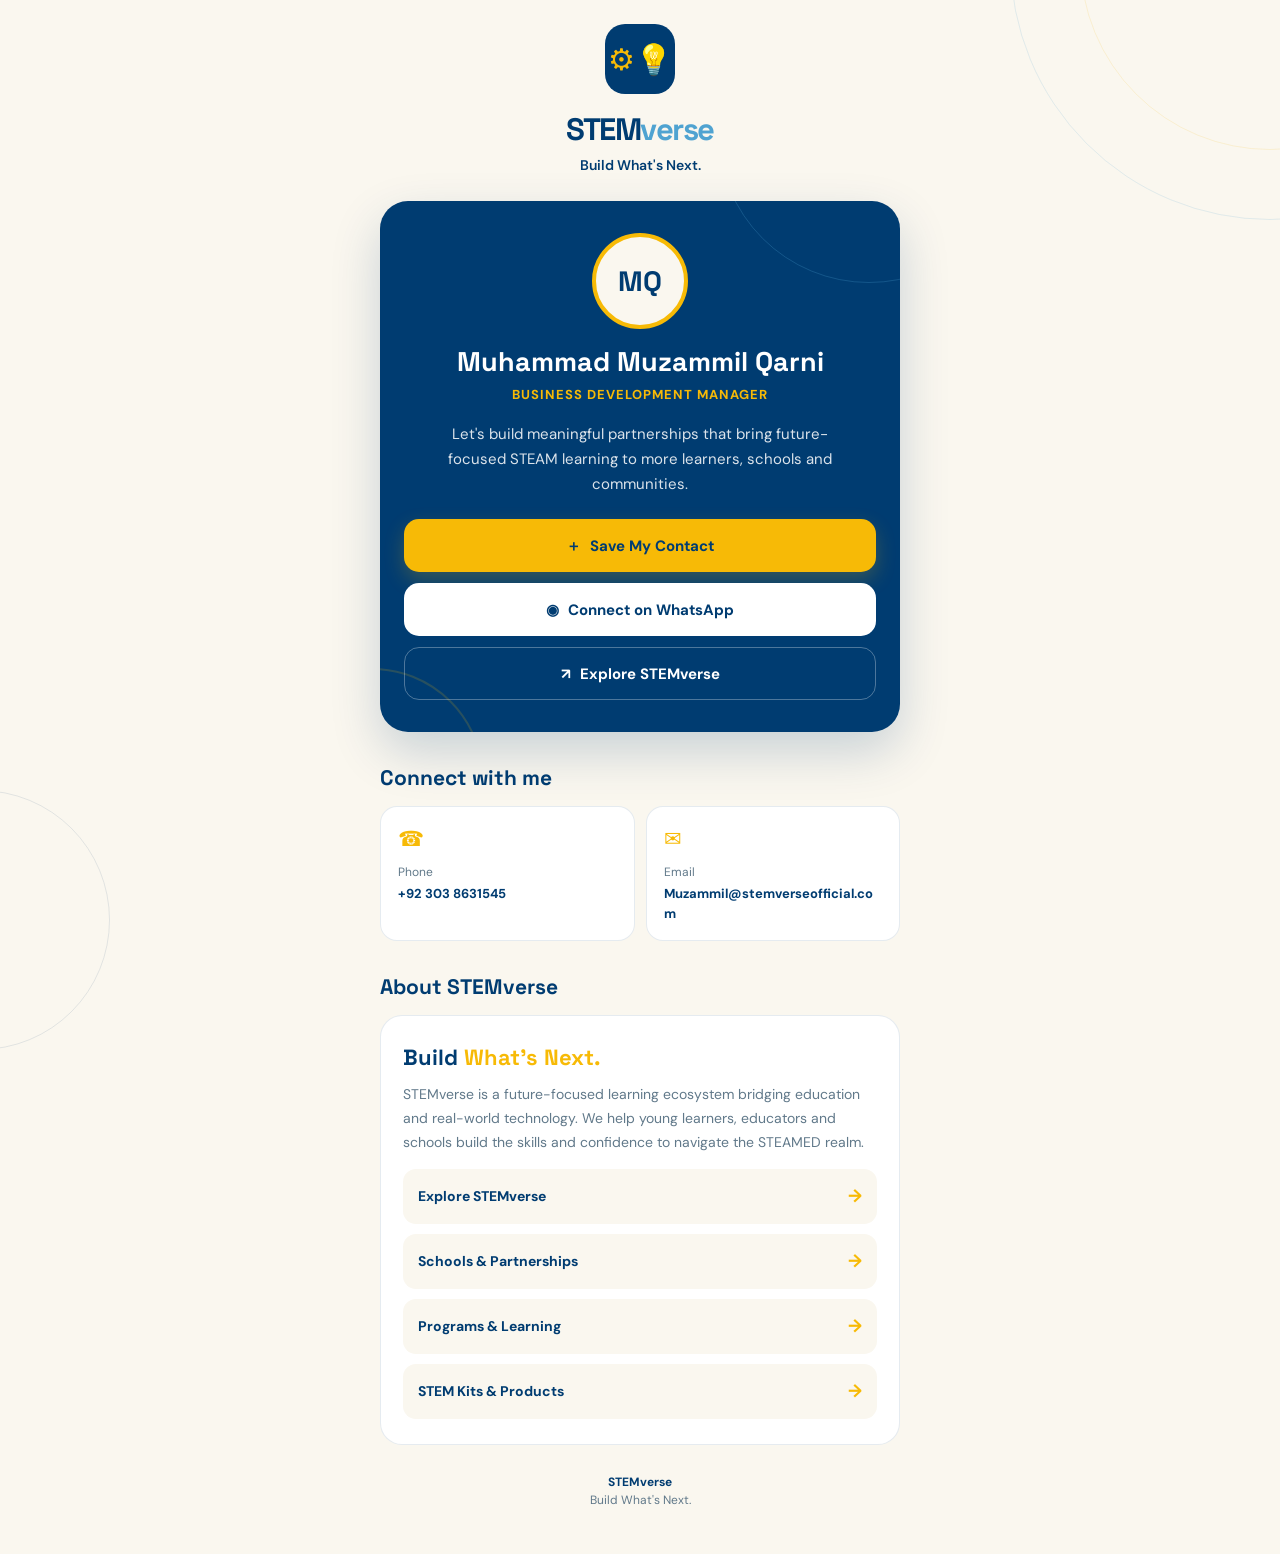
<file: connectmuzammil.html>
<!DOCTYPE html>
<html lang="en">
<head>
  <meta charset="UTF-8">

  <meta
    name="viewport"
    content="width=device-width, initial-scale=1.0"
  >

  <title>Business Development | STEMverse</title>

  <meta
    name="description"
    content="Connect with STEMverse for school partnerships, programs, STEM education and collaboration opportunities."
  >

  <meta
    name="theme-color"
    content="#003C71"
  >

  <!-- STEMverse Typography -->
  <link rel="preconnect" href="https://fonts.googleapis.com">
  <link rel="preconnect" href="https://fonts.gstatic.com" crossorigin>

  <link
    href="https://fonts.googleapis.com/css2?family=DM+Sans:wght@400;500;600;700&family=Space+Grotesk:wght@500;600;700&display=swap"
    rel="stylesheet"
  >

  <style>

    /* =========================================
       STEMVERSE BRAND
    ========================================= */

    :root {
      --orbit-blue: #003C71;
      --yellow: #F7BA06;
      --signal-blue: #4FA3D1;
      --cream: #FAF7EF;
      --white: #FFFFFF;

      --text: #12324A;
      --muted: #61798A;
      --border: rgba(0, 60, 113, 0.10);
    }


    /* =========================================
       RESET
    ========================================= */

    * {
      margin: 0;
      padding: 0;
      box-sizing: border-box;
    }


    body {
      font-family: "DM Sans", sans-serif;
      background: var(--cream);
      color: var(--text);
      min-height: 100vh;
      line-height: 1.5;
    }


    a {
      text-decoration: none;
      color: inherit;
    }


    /* =========================================
       PAGE
    ========================================= */

    .page {
      position: relative;
      min-height: 100vh;
      overflow: hidden;
      padding: 24px 18px 45px;
    }


    .container {
      width: 100%;
      max-width: 520px;
      margin: 0 auto;
      position: relative;
      z-index: 2;
    }


    /* =========================================
       ORBITAL BACKGROUND
    ========================================= */

    .orbit {
      position: fixed;
      border-radius: 50%;
      pointer-events: none;
      z-index: 0;
    }


    .orbit-1 {
      width: 520px;
      height: 520px;
      border: 1px solid rgba(79, 163, 209, 0.15);

      top: -300px;
      right: -250px;
    }


    .orbit-2 {
      width: 380px;
      height: 380px;
      border: 1px solid rgba(247, 186, 6, 0.13);

      top: -230px;
      right: -180px;
    }


    .orbit-3 {
      width: 260px;
      height: 260px;
      border: 1px solid rgba(0, 60, 113, 0.10);

      bottom: -150px;
      left: -150px;
    }


    /* =========================================
       BRAND HEADER
    ========================================= */

    .brand {
      text-align: center;
      margin-bottom: 25px;
    }


    /*
      Replace this placeholder with the actual
      STEMverse gear + bulb logo.
    */

    .logo-placeholder {
      width: 70px;
      height: 70px;

      margin: 0 auto 12px;

      background: var(--orbit-blue);
      border-radius: 20px;

      display: flex;
      align-items: center;
      justify-content: center;

      color: var(--yellow);

      font-size: 30px;
    }


    .brand-name {
      font-family: "Space Grotesk", sans-serif;

      font-size: 31px;
      font-weight: 700;

      letter-spacing: -1.5px;

      color: var(--orbit-blue);
    }


    .brand-name span {
      color: var(--signal-blue);
    }


    .tagline {
      margin-top: 2px;

      font-size: 14px;
      font-weight: 600;

      color: var(--orbit-blue);
    }


    /* =========================================
       MAIN CARD
    ========================================= */

    .main-card {
      background: var(--orbit-blue);

      color: var(--white);

      border-radius: 28px;

      padding: 32px 24px;

      text-align: center;

      position: relative;
      overflow: hidden;

      box-shadow:
        0 20px 50px rgba(0, 60, 113, 0.20);
    }


    .main-card::before {
      content: "";

      position: absolute;

      width: 300px;
      height: 300px;

      border-radius: 50%;

      border: 1px solid rgba(79, 163, 209, 0.25);

      top: -220px;
      right: -120px;
    }


    .main-card::after {
      content: "";

      position: absolute;

      width: 220px;
      height: 220px;

      border-radius: 50%;

      border: 2px solid rgba(247, 186, 6, 0.16);

      bottom: -160px;
      left: -120px;
    }


    .main-content {
      position: relative;
      z-index: 2;
    }


    /* =========================================
       PROFILE
    ========================================= */

    .profile-photo {
      width: 96px;
      height: 96px;

      margin: 0 auto 18px;

      border-radius: 50%;

      border: 4px solid var(--yellow);

      background: var(--cream);

      display: flex;
      align-items: center;
      justify-content: center;

      color: var(--orbit-blue);

      font-family: "Space Grotesk", sans-serif;
      font-size: 28px;
      font-weight: 700;

      overflow: hidden;
    }


    /*
      If you have a professional photo of Muzammil,
      replace the contents of .profile-photo with:

      <img
        src="/images/muzammil.jpg"
        alt="Muhammad Muzammil Qarni"
      >

      and use:

      .profile-photo img {
        width: 100%;
        height: 100%;
        object-fit: cover;
      }
    */


    .name {
      font-family: "Space Grotesk", sans-serif;

      font-size: 27px;
      line-height: 1.12;

      font-weight: 700;

      margin-bottom: 8px;
    }


    .role {
      color: var(--yellow);

      font-size: 13px;

      font-weight: 700;

      text-transform: uppercase;

      letter-spacing: 1px;
    }


    .intro {
      max-width: 410px;

      margin: 18px auto 0;

      color: rgba(255, 255, 255, 0.86);

      font-size: 15px;

      line-height: 1.65;
    }


    /* =========================================
       PRIMARY ACTIONS
    ========================================= */

    .actions {
      display: grid;

      gap: 11px;

      margin-top: 23px;
    }


    .button {
      min-height: 53px;

      border-radius: 15px;

      display: flex;

      align-items: center;

      justify-content: center;

      gap: 9px;

      padding: 13px 18px;

      font-size: 15px;

      font-weight: 700;

      transition: 0.18s ease;
    }


    .button:hover {
      transform: translateY(-2px);
    }


    .button-yellow {
      background: var(--yellow);
      color: var(--orbit-blue);

      box-shadow:
        0 8px 20px rgba(247, 186, 6, 0.22);
    }


    .button-white {
      background: var(--white);
      color: var(--orbit-blue);
    }


    .button-outline {
      border: 1px solid rgba(255, 255, 255, 0.30);

      color: var(--white);

      background: transparent;
    }


    /* =========================================
       SECTIONS
    ========================================= */

    .section-title {
      font-family: "Space Grotesk", sans-serif;

      font-size: 21px;

      color: var(--orbit-blue);

      margin: 30px 0 12px;
    }


    /* =========================================
       CONTACT CARDS
    ========================================= */

    .contact-grid {
      display: grid;

      grid-template-columns: 1fr 1fr;

      gap: 11px;
    }


    .contact-card {
      background: var(--white);

      border-radius: 17px;

      padding: 17px;

      border: 1px solid var(--border);

      transition: 0.18s ease;
    }


    .contact-card:hover {
      transform: translateY(-2px);
    }


    .contact-icon {
      color: var(--yellow);

      font-size: 21px;

      margin-bottom: 8px;
    }


    .contact-label {
      display: block;

      font-size: 12px;

      color: var(--muted);

      margin-bottom: 3px;
    }


    .contact-value {
      display: block;

      font-size: 13px;

      font-weight: 700;

      color: var(--orbit-blue);

      word-break: break-word;
    }


    /* =========================================
       STEMVERSE INTRO
    ========================================= */

    .about-card {
      background: var(--white);

      border-radius: 22px;

      padding: 25px 22px;

      border: 1px solid var(--border);
    }


    .about-card h2 {
      font-family: "Space Grotesk", sans-serif;

      color: var(--orbit-blue);

      font-size: 22px;

      margin-bottom: 9px;
    }


    .about-card h2 span {
      color: var(--yellow);
    }


    .about-card p {
      color: var(--muted);

      font-size: 14px;

      line-height: 1.7;
    }


    /* =========================================
       LINKS
    ========================================= */

    .link-list {
      display: grid;

      gap: 10px;

      margin-top: 15px;
    }


    .link-item {
      display: flex;

      align-items: center;

      justify-content: space-between;

      background: var(--cream);

      border-radius: 13px;

      padding: 14px 15px;

      color: var(--orbit-blue);

      font-size: 14px;

      font-weight: 700;
    }


    .arrow {
      color: var(--yellow);

      font-size: 18px;
    }


    /* =========================================
       FOOTER
    ========================================= */

    footer {
      text-align: center;

      margin-top: 28px;

      color: var(--muted);

      font-size: 12px;
    }


    footer strong {
      color: var(--orbit-blue);
    }


    /* =========================================
       MOBILE
    ========================================= */

    @media (max-width: 390px) {

      .page {
        padding-left: 14px;
        padding-right: 14px;
      }


      .main-card {
        padding: 28px 19px;
      }


      .name {
        font-size: 24px;
      }


      .contact-grid {
        grid-template-columns: 1fr;
      }

    }

  </style>

</head>


<body>

  <main class="page">

    <!-- Decorative orbital system -->
    <div class="orbit orbit-1"></div>
    <div class="orbit orbit-2"></div>
    <div class="orbit orbit-3"></div>


    <div class="container">


      <!-- =====================================
           STEMVERSE BRAND
      ====================================== -->

      <header class="brand">

        <!-- Replace with actual STEMverse gear + bulb logo -->
        <div class="logo-placeholder">
          ⚙︎💡
        </div>

        <div class="brand-name">
          STEM<span>verse</span>
        </div>

        <div class="tagline">
          Build What's Next.
        </div>

      </header>


      <!-- =====================================
           BUSINESS DEVELOPMENT PROFILE
      ====================================== -->

      <section class="main-card">

        <div class="main-content">


          <!-- Replace MQ with Muzammil's photo -->
          <div class="profile-photo">
            MQ
          </div>


          <h1 class="name">
            Muhammad Muzammil Qarni
          </h1>


          <div class="role">
            Business Development Manager
          </div>


          <p class="intro">
            Let's build meaningful partnerships that bring
            future-focused STEAM learning to more learners,
            schools and communities.
          </p>


          <!-- =================================
               ACTION BUTTONS
          ================================= -->

          <div class="actions">


            <!-- SAVE CONTACT -->

            <a
              href="/contact/muzammil.vcf"
              class="button button-yellow"
            >
              <span>＋</span>
              Save My Contact
            </a>


            <!-- WHATSAPP -->

            <!-- Replace PHONE_NUMBER with Muzammil's number
                 without + or spaces -->

            <a
              href="https://wa.me/PHONE_NUMBER"
              class="button button-white"
              target="_blank"
              rel="noopener"
            >
              <span>◉</span>
              Connect on WhatsApp
            </a>


            <!-- MAIN WEBSITE -->

            <a
              href="https://www.stemverseofficial.com/"
              class="button button-outline"
            >
              <span>↗</span>
              Explore STEMverse
            </a>


          </div>

        </div>

      </section>


      <!-- =====================================
           CONTACT
      ====================================== -->

      <h2 class="section-title">
        Connect with me
      </h2>


      <section class="contact-grid">


        <!-- PHONE -->

        <a
          href="tel:03038631545"
          class="contact-card"
        >

          <div class="contact-icon">
            ☎
          </div>

          <span class="contact-label">
            Phone
          </span>

          <span class="contact-value">
            +92 303 8631545
          </span>

        </a>


        <!-- EMAIL -->

        <a
          href="mailto:muzammil@stemverseofficial.com"
          class="contact-card"
        >

          <div class="contact-icon">
            ✉
          </div>

          <span class="contact-label">
            Email
          </span>

          <span class="contact-value">
            Muzammil@stemverseofficial.com
          </span>

        </a>


      </section>


      <!-- =====================================
           ABOUT STEMVERSE
      ====================================== -->

      <h2 class="section-title">
        About STEMverse
      </h2>


      <section class="about-card">

        <h2>
          Build <span>What's Next.</span>
        </h2>


        <p>
          STEMverse is a future-focused learning ecosystem
          bridging education and real-world technology.
          We help young learners, educators and schools
          build the skills and confidence to navigate
          the STEAMED realm.
        </p>


        <div class="link-list">


          <a
            href="https://www.stemverseofficial.com/"
            class="link-item"
          >
            Explore STEMverse
            <span class="arrow">→</span>
          </a>


          <a
            href="https://www.stemverseofficial.com/"
            class="link-item"
          >
            Schools & Partnerships
            <span class="arrow">→</span>
          </a>


          <a
            href="https://www.stemverseofficial.com/"
            class="link-item"
          >
            Programs & Learning
            <span class="arrow">→</span>
          </a>


          <a
            href="https://www.stemverseofficial.com/"
            class="link-item"
          >
            STEM Kits & Products
            <span class="arrow">→</span>
          </a>


        </div>

      </section>


      <!-- =====================================
           FOOTER
      ====================================== -->

      <footer>

        <strong>STEMverse</strong>

        <br>

        Build What's Next.

      </footer>


    </div>

  </main>

</body>
</html>
</file>
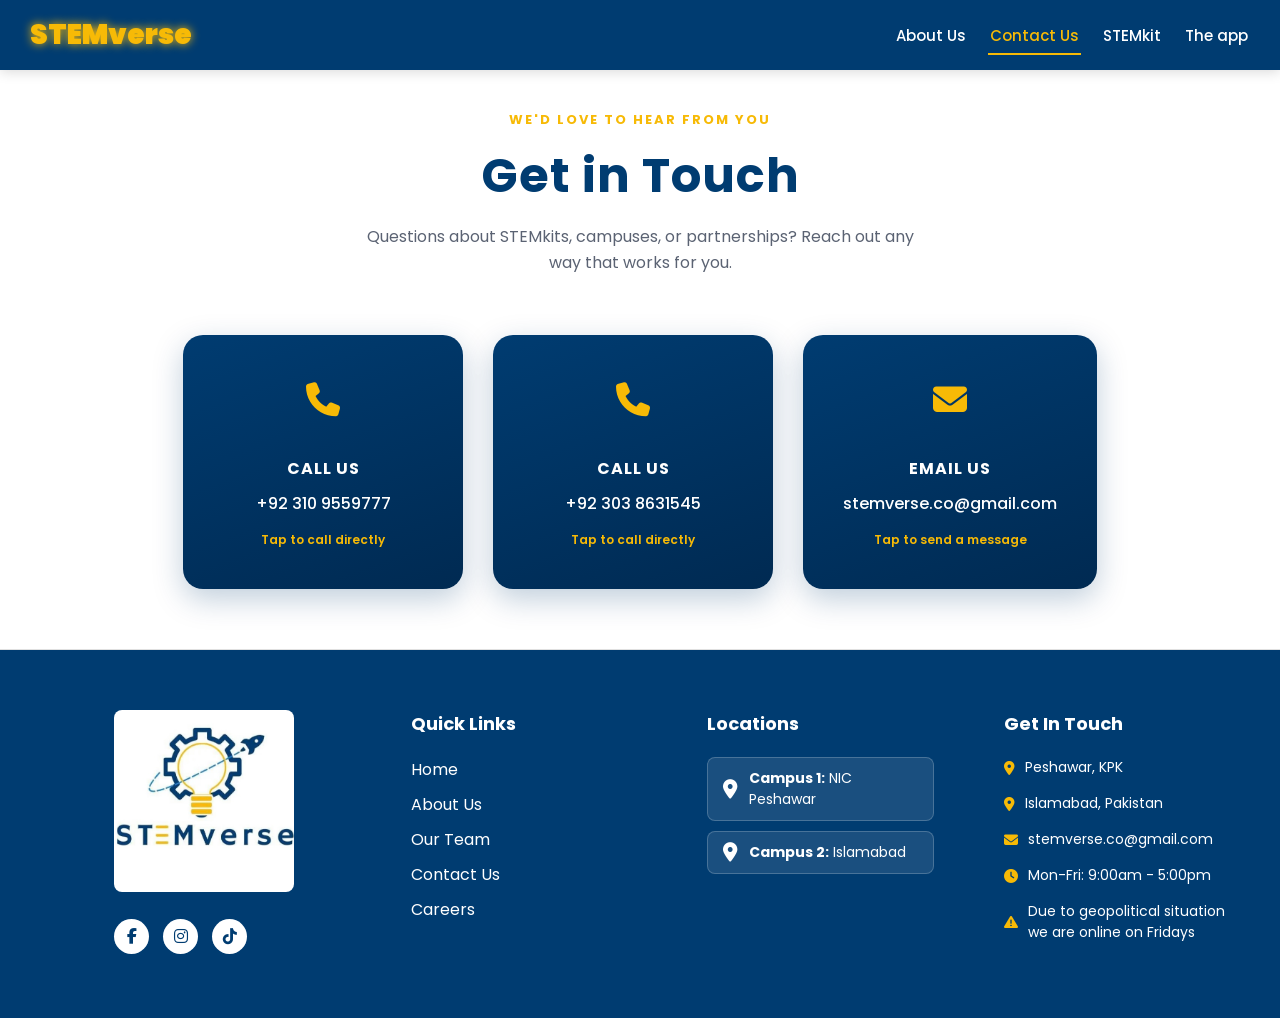
<file: contactus.html>
<!DOCTYPE html>
<html lang="en">
<head>
    <!-- Google tag (gtag.js) -->
 <script async src="https://www.googletagmanager.com/gtag/js?id=G-2R2STJKQ87"></script>
 <script>
  window.dataLayer = window.dataLayer || [];
  function gtag(){dataLayer.push(arguments);}
  gtag('js', new Date());

  gtag('config', 'G-2R2STJKQ87');
 </script>
    <meta charset="UTF-8">
    <meta name="viewport" content="width=device-width, initial-scale=1.0">
    <title>Contact Us | STEMverse</title>
    <link rel="stylesheet" href="contactus.css">
    <link rel="preconnect" href="https://fonts.googleapis.com">
    <link rel="preconnect" href="https://fonts.gstatic.com" crossorigin>
    <link href="https://fonts.googleapis.com/css2?family=Poppins:wght@400;500;600;700;800&display=swap" rel="stylesheet">
    <link rel="stylesheet" href="https://cdnjs.cloudflare.com/ajax/libs/font-awesome/6.5.1/css/all.min.css">
</head>
<body class="contact-page">

    <nav class="navbar">
        <div class="nav-left">
            <a href="index.html" class="logo">STEMverse</a>
        </div>

        <button class="nav-toggle" id="navToggle" aria-label="Toggle navigation" aria-expanded="false" aria-controls="navLinks">
            <span class="bar"></span>
            <span class="bar"></span>
            <span class="bar"></span>
        </button>

        <div class="nav-links" id="navLinks">
            <a href="home2.html" class="nav-link">About Us</a>
            <a href="contactus.html" class="nav-link active">Contact Us</a>
            <a href="junior-robotics.html" class="nav-link">STEMkit</a>
            <a href="https://learn.stemverseofficial.com/" class="nav-link">The app</a>
        </div>
    </nav>

    <div class="main-content">
        <section class="info-section">
            <p class="eyebrow reveal">We'd love to hear from you</p>
            <h1 class="glow-title reveal">Get in Touch</h1>
            <p class="subtitle reveal">Questions about STEMkits, campuses, or partnerships? Reach out any way that works for you.</p>

            <div class="contact-container">
                <a href="tel:+923109559777" class="glass-card contact-card reveal" style="--delay: 0.1s">
                    <div class="contact-icon"><i class="fas fa-phone"></i></div>
                    <h3>CALL US</h3>
                    <p>+92 310 9559777</p>
                    <span class="tap-hint">Tap to call directly</span>
                </a>

                <a href="tel:+923038631545" class="glass-card contact-card reveal" style="--delay: 0.25s">
                    <div class="contact-icon"><i class="fas fa-phone"></i></div>
                    <h3>CALL US</h3>
                    <p>+92 303 8631545</p>
                    <span class="tap-hint">Tap to call directly</span>
                </a>

                <a href="https://mail.google.com/mail/?view=cm&fs=1&to=stemverse.co@gmail.com" target="_blank" rel="noopener" class="glass-card contact-card reveal" style="--delay: 0.4s">
                    <div class="contact-icon"><i class="fas fa-envelope"></i></div>
                    <h3>EMAIL US</h3>
                    <p>stemverse.co@gmail.com</p>
                    <span class="tap-hint">Tap to send a message</span>
                </a>
            </div>
        </section>
    </div>

    <footer class="main-footer">
        <div class="footer-container">
            <!-- Column 1: Logo and Socials -->
            <div class="footer-col">
                <img src="pictures/IMG_4667.jpg" alt="STEMverse" class="footer-logo">
                <div class="social-icons">
                    <a href="https://www.facebook.com/p/STEMverse-61558686323430/" target="_blank" aria-label="Facebook"><i class="fab fa-facebook-f"></i></a>
                    <a href="https://www.instagram.com/mystemverse/?hl=en" target="_blank" aria-label="Instagram"><i class="fab fa-instagram"></i></a>
                    <a href="https://www.tiktok.com/@mystemverse" target="_blank" aria-label="TikTok"><i class="fab fa-tiktok"></i></a>
                </div>
            </div>

            <!-- Column 2: Quick Links -->
            <div class="footer-col">
                <h3>Quick Links</h3>
                <ul>
                    <li><a href="index.html">Home</a></li>
                    <li><a href="home.html">About Us</a></li>
                    <li><a href="home.html#teamTrack">Our Team</a></li>
                    <li><a href="contactus.html">Contact Us</a></li>
                    <li><a href="#">Careers</a></li>
                </ul>
            </div>

            <!-- Column 3: Location Map -->
            <div class="footer-col location-col">
                <h3>Locations</h3>
                <div class="location-buttons">
                    <a href="https://www.google.com/maps/place/National+Incubation+Center,+Peshawar/@33.9982378,71.4689143,17z/data=!3m1!4b1!4m6!3m5!1s0x38d910d1aba208d3:0xb1fb19c297ecff4a!8m2!3d33.9982378!4d71.4689143!16s%2Fg%2F11hbblvvlp?entry=ttu&g_ep=EgoyMDI2MDUxMS4wIKXMDSoASAFQAw%3D%3D" target="_blank" class="map-btn">
                        <i class="fas fa-map-marker-alt"></i>
                        <span><strong>Campus 1:</strong> NIC Peshawar</span>
                    </a>
                    <a href="https://www.google.com/maps/place/National+Incubation+Center/data=!4m2!3m1!1s0x0:0x4c1cf7b9779118bc?sa=X&ved=1t:2428&ictx=111" target="_blank" class="map-btn">
                        <i class="fas fa-map-marker-alt"></i>
                        <span><strong>Campus 2:</strong> Islamabad</span>
                    </a>
                </div>
            </div>

            <!-- Column 4: Get In Touch -->
            <div class="footer-col">
                <h3>Get In Touch</h3>
                <p><i class="fas fa-map-marker-alt"></i> Peshawar, KPK</p>
                <p><i class="fas fa-map-marker-alt"></i> Islamabad, Pakistan</p>
                <p><i class="fas fa-envelope"></i> stemverse.co@gmail.com</p>
                <p><i class="fas fa-clock"></i> Mon-Fri: 9:00am - 5:00pm</p>
                <p><i class="fas fa-triangle-exclamation"></i> Due to geopolitical situation we are online on Fridays</p>
            </div>
        </div>
    </footer>

    <script src="contactus.js"></script>
</body>
</html>
</file>
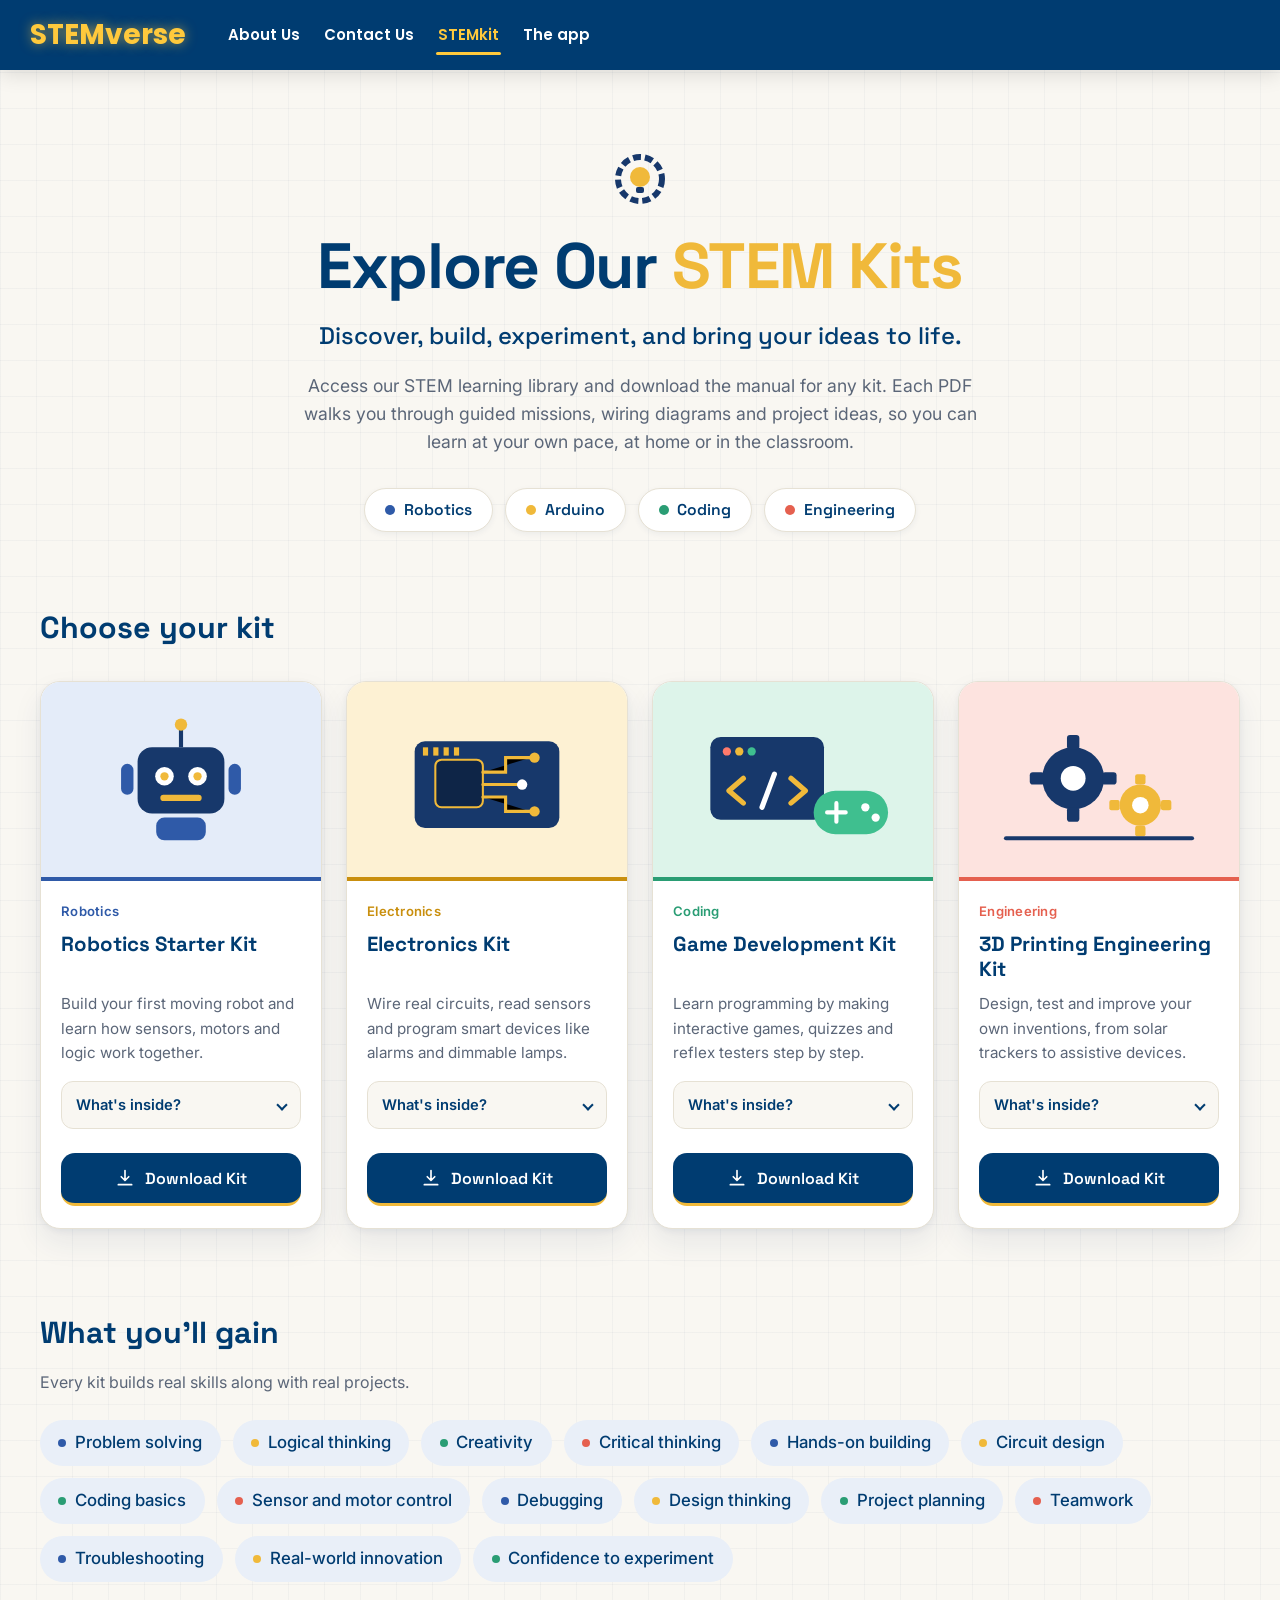
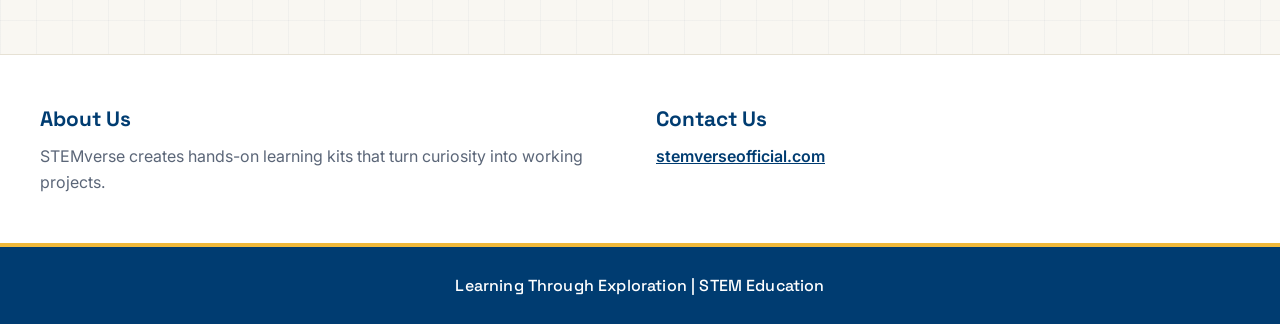
<file: junior-robotics.html>
<!DOCTYPE html>
<html lang="en">
<head>
  <meta charset="UTF-8">
  <meta name="viewport" content="width=device-width, initial-scale=1">
  <title>Explore Our STEM Kits | STEMverse</title>
  <meta name="description" content="Browse and download STEM learning kits: robotics, electronics, coding and engineering.">

  <!-- Fonts (same look as your kit manual page) -->
  <link rel="preconnect" href="https://fonts.googleapis.com">
  <link rel="preconnect" href="https://fonts.gstatic.com" crossorigin>
  <link href="https://fonts.googleapis.com/css2?family=Inter:wght@400;500;600&family=Poppins:wght@500;600;700&family=Space+Grotesk:wght@500;600;700&display=swap" rel="stylesheet">

  <style>
/* =========================================================
   STEMverse – STEM Kit Library
   Brand colors come from your Junior Robotics manual page.
   Change them once here and the whole page updates.
   ========================================================= */

:root {
  --navy: #003c71;
  --navy-deep: #04213f;
  --gold: #FFC93C;
  --ease-bounce: cubic-bezier(0.34, 1.56, 0.64, 1);
  --ease-smooth: cubic-bezier(0.23, 1, 0.32, 1);
  --navy-dark: #0f2650;
  --yellow: #f0b93a;
  --cream: #f9f7f2;
  --white: #ffffff;
  --ink: #1d2a44;
  --muted: #5b6678;
  --line: #e6e1d4;

  /* per-kit accent colors */
  --blue: #2f5aa8;
  --blue-soft: #e4ecf9;
  --yellow-soft: #fdf1d3;
  --green: #2a9d74;
  --green-soft: #ddf4ea;
  --coral: #e5604f;
  --coral-soft: #fde3df;

  --radius: 20px;
  --shadow: 0 2px 6px rgba(23, 56, 107, .06), 0 14px 30px rgba(23, 56, 107, .08);
  --shadow-hover: 0 4px 10px rgba(23, 56, 107, .08), 0 24px 44px rgba(23, 56, 107, .16);

  --font-display: "Space Grotesk", system-ui, sans-serif;
  --font-body: "Inter", system-ui, -apple-system, "Segoe UI", sans-serif;
}

*, *::before, *::after { box-sizing: border-box; }

html { scroll-behavior: smooth; scroll-padding-top: 84px; }

body {
  margin: 0;
  font-family: var(--font-body);
  color: var(--ink);
  line-height: 1.6;
  background-color: var(--cream);
  /* faint circuit-grid background */
  background-image:
    linear-gradient(rgba(23, 56, 107, .035) 1px, transparent 1px),
    linear-gradient(90deg, rgba(23, 56, 107, .035) 1px, transparent 1px);
  background-size: 36px 36px;
  -webkit-font-smoothing: antialiased;
  padding-top: 70px;   /* space for the fixed navbar */
}

img, svg { max-width: 100%; display: block; }
h1, h2, h3, p, ul { margin: 0; }
ul { padding: 0; list-style: none; }
a { color: inherit; }

.container {
  width: min(1200px, 100% - 2.5rem);
  margin-inline: auto;
}

:focus-visible {
  outline: 3px solid var(--yellow);
  outline-offset: 3px;
  border-radius: 8px;
}

.skip-link {
  position: absolute; left: -999px; top: 8px;
  background: var(--yellow); color: var(--navy-dark);
  padding: .5rem 1rem; border-radius: 8px; z-index: 200; font-weight: 600;
}
.skip-link:focus { left: 8px; }

/* ================= NAVBAR ================= */
.navbar {
  background-color: var(--navy);
  display: flex;
  justify-content: flex-start;
  align-items: center;
  gap: 40px;
  padding: 0 30px;
  height: 70px;
  position: fixed;
  top: 0; left: 0;
  width: 100%;
  z-index: 1000;
  box-sizing: border-box;
  box-shadow: 0 4px 20px rgba(0, 0, 0, 0.12);
  font-family: "Poppins", system-ui, sans-serif;
}
.nav-left { display: flex; align-items: center; gap: 40px; }
.nav-links { display: flex; gap: 20px; align-items: center; }

.logo {
  text-decoration: none;
  font-size: 28px; font-weight: 700;
  color: var(--gold);
  text-shadow: 0 0 12px rgba(255, 201, 60, 0.6);
  transition: transform 0.3s var(--ease-bounce);
  display: inline-block;
}
.logo:hover { transform: scale(1.08); }

.nav-link {
  position: relative;
  color: #ffffff; text-decoration: none;
  font-size: 15px; font-weight: 600;
  padding: 6px 2px;
  transition: color 0.25s ease;
}
.nav-link::after {
  content: '';
  position: absolute; left: 0; bottom: -2px;
  width: 100%; height: 3px; border-radius: 3px;
  background: var(--gold);
  transform: scaleX(0); transform-origin: left;
  transition: transform 0.3s var(--ease-bounce);
}
.nav-link:hover, .nav-link.active-page { color: var(--gold); }
.nav-link:hover::after, .nav-link.active-page::after { transform: scaleX(1); }

.hamburger {
  display: none;
  flex-direction: column; justify-content: center; align-items: center;
  gap: 5px;
  width: 42px; height: 42px;
  margin-left: auto; flex-shrink: 0;
  background: rgba(255, 255, 255, 0.08);
  border: 2px solid rgba(255, 201, 60, 0.4);
  border-radius: 12px;
  cursor: pointer;
  z-index: 1201;
  transition: background 0.25s ease, transform 0.2s var(--ease-bounce);
}
.hamburger:hover { background: rgba(255, 201, 60, 0.15); transform: scale(1.06); }
.hamburger span {
  display: block; width: 22px; height: 3px; border-radius: 3px;
  background: var(--gold);
  transition: transform 0.35s var(--ease-bounce), opacity 0.25s ease, width 0.25s ease;
}
.hamburger.is-open span:nth-child(1) { transform: translateY(8px) rotate(45deg); }
.hamburger.is-open span:nth-child(2) { opacity: 0; width: 0; }
.hamburger.is-open span:nth-child(3) { transform: translateY(-8px) rotate(-45deg); }

.mobile-overlay {
  position: fixed; inset: 0;
  background: rgba(4, 33, 63, 0.65);
  z-index: 900;
  opacity: 0; visibility: hidden; pointer-events: none;
  transition: opacity 0.35s ease, visibility 0.35s ease;
}
.mobile-overlay.is-visible { opacity: 1; visibility: visible; pointer-events: auto; }

/* Mobile / tablet: links move into a left sidebar opened by the hamburger */
@media (max-width: 860px) {
  .navbar { padding: 0 20px; }
  .hamburger { display: flex; }
  .nav-links {
    position: fixed; top: 0; left: 0;
    width: min(280px, 80vw); height: 100vh; height: 100dvh;
    flex-direction: column; align-items: flex-start; gap: 22px;
    padding: 96px 28px 28px;
    background: var(--navy-deep);
    box-shadow: 8px 0 30px rgba(0, 0, 0, 0.3);
    transform: translateX(-105%);
    transition: transform 0.4s var(--ease-smooth);
    z-index: 1100;
  }
  .nav-links.is-open { transform: translateX(0); }
  .nav-link { font-size: 18px; }
}

/* ================= HERO ================= */
.hero { padding: clamp(2.5rem, 6vw, 5rem) 0 2rem; text-align: center; }
.hero-inner { display: flex; flex-direction: column; align-items: center; }
.hero-logo { width: 64px; height: 64px; margin-bottom: 1.25rem; }

h1 {
  font-family: var(--font-display);
  font-weight: 700;
  font-size: clamp(2.2rem, 6vw, 4rem);
  line-height: 1.1;
  color: var(--navy);
  letter-spacing: -.02em;
}
.accent { color: var(--yellow); }

.subtitle {
  margin-top: 1rem;
  font-family: var(--font-display);
  font-weight: 500;
  font-size: clamp(1.1rem, 2.4vw, 1.5rem);
  color: var(--navy);
}
.lead {
  margin-top: 1rem; max-width: 62ch;
  color: var(--muted); font-size: clamp(1rem, 1.8vw, 1.1rem);
}

/* ---- the 4 kit buttons ---- */
.kit-switcher {
  margin-top: 2rem;
  display: flex; flex-wrap: wrap; justify-content: center; gap: .75rem;
}
.switch-btn {
  display: inline-flex; align-items: center; gap: .55rem;
  padding: .7rem 1.25rem;
  font: 600 .98rem var(--font-display);
  color: var(--navy);
  background: var(--white);
  border: 1.5px solid var(--line);
  border-radius: 999px;
  cursor: pointer;
  box-shadow: 0 2px 6px rgba(23, 56, 107, .06);
  transition: transform .2s, border-color .2s, box-shadow .2s, background .2s;
}
.switch-btn:hover {
  transform: translateY(-3px);
  border-color: var(--navy);
  box-shadow: 0 10px 20px rgba(23, 56, 107, .14);
}
.switch-btn:active { transform: translateY(0); }
.dot { width: 10px; height: 10px; border-radius: 50%; }
.dot-blue { background: var(--blue); }
.dot-yellow { background: var(--yellow); }
.dot-green { background: var(--green); }
.dot-coral { background: var(--coral); }

/* ================= KIT GRID ================= */
.kits { padding: 2.5rem 0 5rem; }
.section-title {
  font-family: var(--font-display);
  font-size: clamp(1.4rem, 3vw, 1.9rem);
  color: var(--navy);
  margin-bottom: 1.75rem;
}

/* Desktop: 4 columns */
.kit-grid {
  display: grid;
  grid-template-columns: repeat(4, 1fr);
  gap: 1.5rem;
  align-items: start;   /* all cards in a row share the same height */
}
/* Tablet: 2 columns */
@media (max-width: 1100px) { .kit-grid { grid-template-columns: repeat(2, 1fr); } }
/* Mobile: 1 column */
@media (max-width: 640px)  { .kit-grid { grid-template-columns: 1fr; } }

/* ================= CARD ================= */
.card {
  --accent: var(--blue);
  --accent-soft: var(--blue-soft);
  display: flex; flex-direction: column;
  background: var(--white);
  border: 1px solid var(--line);
  border-radius: var(--radius);
  box-shadow: var(--shadow);
  overflow: hidden;
  transition: transform .3s ease, box-shadow .3s ease;
}
.card:hover { transform: translateY(-6px); box-shadow: var(--shadow-hover); }

.theme-blue   { --accent: var(--blue);   --accent-soft: var(--blue-soft); }
.theme-yellow { --accent: #c98f0e;       --accent-soft: var(--yellow-soft); }
.theme-green  { --accent: var(--green);  --accent-soft: var(--green-soft); }
.theme-coral  { --accent: var(--coral);  --accent-soft: var(--coral-soft); }

.card-art {
  position: relative;
  background: var(--accent-soft);
  padding: 1.5rem 1rem 1rem;
  border-bottom: 4px solid var(--accent);
}
.card-art svg { width: 100%; height: auto; transition: transform .4s ease; }
.card:hover .card-art svg { transform: scale(1.05) rotate(-1deg); }


.card-body {
  display: flex; flex-direction: column; flex: 1;
  padding: 1.25rem 1.25rem 1.4rem; gap: .6rem;
}
.category {
  font-size: .82rem; font-weight: 600; color: var(--accent);
  letter-spacing: .02em;
}
.card h3 {
  font-family: var(--font-display);
  font-size: 1.28rem; line-height: 1.25; color: var(--navy);
}
.desc { color: var(--muted); font-size: .95rem; }  /* flex:1 keeps buttons level across cards */
@media (min-width: 641px) {
  .card h3 { min-height: 2.5em; }
  .desc { min-height: 4.8em; }
}  /* titles take 2 lines so rows line up */

/* ---- What's inside (expandable) ---- */
.inside {
  margin-top: .4rem;
  border: 1px solid var(--line);
  border-radius: 12px;
  background: var(--cream);
  overflow: hidden;
}
.inside summary {
  display: flex; align-items: center; justify-content: space-between;
  padding: .7rem .9rem;
  font-weight: 600; font-size: .92rem; color: var(--navy);
  cursor: pointer; list-style: none;
  transition: background .2s;
}
.inside summary::-webkit-details-marker { display: none; }
.inside summary:hover { background: rgba(23, 56, 107, .05); }
.inside summary::after {
  content: ""; width: 8px; height: 8px;
  border-right: 2px solid var(--navy); border-bottom: 2px solid var(--navy);
  transform: rotate(45deg); transition: transform .25s;
}
.inside[open] summary::after { transform: rotate(-135deg); }
.inside ul { padding: .2rem .9rem .9rem; display: grid; gap: .4rem; }
.inside li {
  position: relative; padding-left: 1.2rem;
  font-size: .9rem; color: var(--ink);
}
.inside li::before {
  content: ""; position: absolute; left: 0; top: .5em;
  width: 7px; height: 7px; border-radius: 2px; background: var(--accent);
}
.inside[open] ul { animation: reveal .3s ease; }
@keyframes reveal { from { opacity: 0; transform: translateY(-6px); } to { opacity: 1; transform: none; } }

/* ---- Download button ---- */
.download-btn {
  margin-top: auto;
  display: flex; align-items: center; justify-content: center; gap: .6rem;
  width: 100%; padding: .9rem 1rem;
  font: 600 1rem var(--font-display);
  color: #fff; background: var(--navy);
  border: 0; border-bottom: 3px solid var(--yellow);
  border-radius: 14px; cursor: pointer;
  transition: transform .2s, background .2s, box-shadow .2s;
}
.card-body .inside + .download-btn { margin-top: .9rem; }
.download-btn svg { width: 20px; height: 20px; transition: transform .25s; }
.download-btn:hover {
  background: var(--navy-dark);
  transform: translateY(-2px);
  box-shadow: 0 10px 20px rgba(23, 56, 107, .3);
}
.download-btn:hover svg { transform: translateY(3px); }
.download-btn:active { transform: translateY(0); }
.download-btn.is-done { background: var(--green); border-bottom-color: #1d7a58; }

/* Highlight when a top button jumps to a card */
.card.is-highlight { animation: pulse 1.4s ease; }
@keyframes pulse {
  0%   { box-shadow: 0 0 0 0 rgba(240, 185, 58, .8), var(--shadow); }
  70%  { box-shadow: 0 0 0 18px rgba(240, 185, 58, 0), var(--shadow); }
  100% { box-shadow: var(--shadow); }
}

/* ================= WHAT YOU'LL GAIN ================= */
.gain { padding: 0 0 4.5rem; }
.gain-intro { margin: -1rem 0 1.5rem; color: var(--muted); }
.chips { display: flex; flex-wrap: wrap; gap: .75rem; }
.chip {
  display: inline-flex; align-items: center; gap: .55rem;
  padding: .6rem 1.15rem;
  background: #e9eff8; color: var(--navy);
  border-radius: 999px;
  font-size: clamp(.95rem, 1.6vw, 1.05rem); font-weight: 500;
  transition: transform .2s, background .2s, box-shadow .2s;
}
.chip::before { content: ""; width: 8px; height: 8px; border-radius: 50%; background: var(--blue); }
.chip-yellow::before { background: var(--yellow); }
.chip-green::before  { background: var(--green); }
.chip-coral::before  { background: var(--coral); }
.chip:hover { transform: translateY(-2px); background: #fff; box-shadow: 0 8px 16px rgba(23, 56, 107, .12); }

/* ================= ABOUT / CONTACT ================= */
.info { padding: 3rem 0; background: var(--white); border-top: 1px solid var(--line); }
.info-grid { display: grid; grid-template-columns: repeat(2, 1fr); gap: 2rem; }
.info h2 { font-family: var(--font-display); color: var(--navy); margin-bottom: .5rem; font-size: 1.3rem; }
.info p { color: var(--muted); }
.info a { color: var(--navy); font-weight: 600; }
@media (max-width: 640px) { .info-grid { grid-template-columns: 1fr; } }

/* ================= FOOTER ================= */
.site-footer {
  background: var(--navy); color: #fff;
  padding: 1.6rem 0; text-align: center;
  border-top: 4px solid var(--yellow);
}
.site-footer p { font-family: var(--font-display); font-weight: 500; letter-spacing: .01em; }

/* ================= TOAST ================= */
.toast {
  position: fixed; left: 50%; bottom: 24px;
  transform: translate(-50%, 140%);
  display: flex; align-items: center; gap: .6rem;
  max-width: calc(100% - 2rem);
  padding: .9rem 1.3rem;
  background: var(--navy-dark); color: #fff;
  border-left: 5px solid var(--green);
  border-radius: 14px;
  box-shadow: 0 16px 40px rgba(15, 38, 80, .35);
  font-weight: 500;
  opacity: 0; pointer-events: none;
  transition: transform .35s cubic-bezier(.2, .9, .3, 1.2), opacity .3s;
  z-index: 300;
}
.toast.show { transform: translate(-50%, 0); opacity: 1; }
.toast.error { border-left-color: var(--coral); }

/* ================= SMALL SCREENS ================= */
@media (max-width: 480px) {
  .switch-btn { flex: 1 1 calc(50% - .5rem); justify-content: center; padding-inline: .8rem; }
}

/* Respect users who prefer less motion */
@media (prefers-reduced-motion: reduce) {
  *, *::before, *::after { animation: none !important; transition: none !important; scroll-behavior: auto !important; }
}

</style>
</head>
<body>

  <a class="skip-link" href="#kits">Skip to kits</a>

  <!-- ============ NAVBAR ============ -->
  <header>
    <nav class="navbar" aria-label="Main">
      <div class="nav-left">
        <a href="index.html" class="logo">STEMverse</a>
      </div>

      <!-- Hamburger: only visible on mobile, opens the left sidebar -->
      <button class="hamburger" id="hamburgerBtn" aria-label="Toggle menu" aria-expanded="false" aria-controls="navLinks">
        <span></span><span></span><span></span>
      </button>

      <div class="nav-links" id="navLinks">
        <a href="About-us.html" class="nav-link">About Us</a>
        <a href="contactus.html" class="nav-link">Contact Us</a>
        <a href="junior-robotics.html" class="nav-link active-page">STEMkit</a>
        <a href="https://learn.stemverseofficial.com" class="nav-link">The app</a>
      </div>
    </nav>
  </header>

  <!-- Dark layer behind the mobile sidebar -->
  <div class="mobile-overlay" id="mobileOverlay"></div>

  <main id="top">

    <!-- ============ HERO ============ -->
    <section class="hero">
      <div class="container hero-inner">
        <!-- REPLACE: put your logo file here, e.g. <img src="images/logo.png" alt="STEMverse logo"> -->
        <svg class="hero-logo" viewBox="0 0 64 64" role="img" aria-label="STEMverse logo">
          <circle cx="32" cy="32" r="22" fill="none" stroke="#17386b" stroke-width="6" stroke-dasharray="8 4"/>
          <circle cx="32" cy="30" r="10" fill="#f0b93a"/>
          <rect x="28" y="40" width="8" height="6" rx="2" fill="#17386b"/>
        </svg>

        <h1>Explore Our <span class="accent">STEM Kits</span></h1>
        <p class="subtitle">Discover, build, experiment, and bring your ideas to life.</p>
        <p class="lead">
          Access our STEM learning library and download the manual for any kit.
          Each PDF walks you through guided missions, wiring diagrams and project ideas,
          so you can learn at your own pace, at home or in the classroom.
        </p>

        <!-- 4 quick kit buttons: jump to the matching card -->
        <div class="kit-switcher" role="group" aria-label="Jump to a kit">
          <button type="button" class="switch-btn" data-target="robotics">
            <span class="dot dot-blue"></span>Robotics
          </button>
          <button type="button" class="switch-btn" data-target="arduino">
            <span class="dot dot-yellow"></span>Arduino
          </button>
          <button type="button" class="switch-btn" data-target="coding">
            <span class="dot dot-green"></span>Coding
          </button>
          <button type="button" class="switch-btn" data-target="engineering">
            <span class="dot dot-coral"></span>Engineering
          </button>
        </div>
      </div>
    </section>

    <!-- ============ KIT CARDS ============ -->
    <section class="kits" id="kits" aria-labelledby="kits-title">
      <div class="container">
        <h2 id="kits-title" class="section-title">Choose your kit</h2>

        <div class="kit-grid">

          <!-- ===== KIT 1: Robotics ===== -->
          <article class="card theme-blue" id="kit-robotics" data-kit="robotics">
            <div class="card-art">
              <!-- REPLACE ILLUSTRATION: delete this <svg> and use
                   <img src="images/robotics-kit.jpg" alt="Robotics Starter Kit"> -->
              <svg viewBox="0 0 240 150" role="img" aria-label="Robot illustration">
                <rect x="78" y="40" width="84" height="64" rx="14" fill="#17386b"/>
                <circle cx="104" cy="68" r="9" fill="#fff"/><circle cx="136" cy="68" r="9" fill="#fff"/>
                <circle cx="104" cy="68" r="4" fill="#f0b93a"/><circle cx="136" cy="68" r="4" fill="#f0b93a"/>
                <rect x="100" y="86" width="40" height="6" rx="3" fill="#f0b93a"/>
                <line x1="120" y1="40" x2="120" y2="22" stroke="#17386b" stroke-width="4"/>
                <circle cx="120" cy="18" r="6" fill="#f0b93a"/>
                <rect x="96" y="108" width="48" height="22" rx="8" fill="#2f5aa8"/>
                <rect x="62" y="56" width="12" height="30" rx="6" fill="#2f5aa8"/>
                <rect x="166" y="56" width="12" height="30" rx="6" fill="#2f5aa8"/>
              </svg>
            </div>
            <div class="card-body">
              <p class="category">Robotics</p>
              <h3>Robotics Starter Kit</h3>
              <p class="desc">Build your first moving robot and learn how sensors, motors and logic work together.</p>

              <details class="inside">
                <summary>What's inside?</summary>
                <!-- EDIT: change these list items to match your real kit contents -->
                <ul>
                  <li>Breadboard</li>
                  <li>Jumper wires</li>
                  <li>Push buttons</li>
                  <li>Servo motor</li>
                  <li>Much more</li>
                </ul>
              </details>

              <button type="button" class="download-btn" data-kit="robotics">
                <svg viewBox="0 0 24 24" aria-hidden="true"><path d="M12 3v12m0 0l-4.5-4.5M12 15l4.5-4.5M4 20h16" fill="none" stroke="currentColor" stroke-width="2" stroke-linecap="round" stroke-linejoin="round"/></svg>
                Download Kit
              </button>
            </div>
          </article>

          <!-- ===== KIT 2: Arduino ===== -->
          <article class="card theme-yellow" id="kit-arduino" data-kit="arduino">
            <div class="card-art">
              <!-- REPLACE ILLUSTRATION with <img src="images/arduino-kit.jpg" alt="Arduino and Electronics Kit"> -->
              <svg viewBox="0 0 240 150" role="img" aria-label="Circuit board illustration">
                <rect x="50" y="34" width="140" height="84" rx="10" fill="#17386b"/>
                <rect x="70" y="52" width="46" height="46" rx="6" fill="#0e2547" stroke="#f0b93a" stroke-width="2"/>
                <g stroke="#f0b93a" stroke-width="3" stroke-linecap="round">
                  <path d="M116 64h22v-14h24M116 76h38M116 88h22v14h24"/>
                </g>
                <circle cx="166" cy="50" r="5" fill="#f0b93a"/><circle cx="154" cy="76" r="5" fill="#fff"/><circle cx="166" cy="102" r="5" fill="#f0b93a"/>
                <g fill="#f0b93a"><rect x="58" y="40" width="5" height="8"/><rect x="68" y="40" width="5" height="8"/><rect x="78" y="40" width="5" height="8"/><rect x="88" y="40" width="5" height="8"/></g>
              </svg>
            </div>
            <div class="card-body">
              <p class="category">Electronics</p>
              <h3>Electronics Kit</h3>
              <p class="desc">Wire real circuits, read sensors and program smart devices like alarms and dimmable lamps.</p>

              <details class="inside">
                <summary>What's inside?</summary>
                <ul>
                  <li>Jumper Wires</li>
                  <li>Breadboard</li>
                  <li>RGB light</li>
                  <li>Buzzer</li>
                  <li>Much more</li>
                </ul>
              </details>

              <button type="button" class="download-btn" data-kit="arduino">
                <svg viewBox="0 0 24 24" aria-hidden="true"><path d="M12 3v12m0 0l-4.5-4.5M12 15l4.5-4.5M4 20h16" fill="none" stroke="currentColor" stroke-width="2" stroke-linecap="round" stroke-linejoin="round"/></svg>
                Download Kit
              </button>
            </div>
          </article>

          <!-- ===== KIT 3: Coding ===== -->
          <article class="card theme-green" id="kit-coding" data-kit="coding">
            <div class="card-art">
              <!-- REPLACE ILLUSTRATION with <img src="images/coding-kit.jpg" alt="Coding and Game Development Kit"> -->
              <svg viewBox="0 0 240 150" role="img" aria-label="Code and game controller illustration">
                <rect x="40" y="30" width="110" height="80" rx="10" fill="#17386b"/>
                <circle cx="56" cy="44" r="4" fill="#ff7a6b"/><circle cx="68" cy="44" r="4" fill="#f0b93a"/><circle cx="80" cy="44" r="4" fill="#3fbf8f"/>
                <path d="M72 70l-14 12 14 12M118 70l14 12-14 12" fill="none" stroke="#f0b93a" stroke-width="5" stroke-linecap="round" stroke-linejoin="round"/>
                <path d="M102 66l-12 32" stroke="#fff" stroke-width="5" stroke-linecap="round"/>
                <rect x="140" y="82" width="72" height="42" rx="21" fill="#3fbf8f"/>
                <path d="M162 94v18M153 103h18" stroke="#fff" stroke-width="4" stroke-linecap="round"/>
                <circle cx="190" cy="98" r="4" fill="#fff"/><circle cx="200" cy="108" r="4" fill="#fff"/>
              </svg>
            </div>
            <div class="card-body">
              <p class="category">Coding</p>
              <h3> Game Development Kit</h3>
              <p class="desc">Learn programming by making interactive games, quizzes and reflex testers step by step.</p>

              <details class="inside">
                <summary>What's inside?</summary>
                <ul>
                  <li>Step-by-step coding lessons</li>
                  <li>Game project templates</li>
                  <li>Makey Makey</li>
                  <li>Crocodile Wires</li>
                  <li>Aluminium tape</li>
                </ul>
              </details>

              <button type="button" class="download-btn" data-kit="coding">
                <svg viewBox="0 0 24 24" aria-hidden="true"><path d="M12 3v12m0 0l-4.5-4.5M12 15l4.5-4.5M4 20h16" fill="none" stroke="currentColor" stroke-width="2" stroke-linecap="round" stroke-linejoin="round"/></svg>
                Download Kit
              </button>
            </div>
          </article>

          <!-- ===== KIT 4: Engineering ===== -->
          <article class="card theme-coral" id="kit-engineering" data-kit="engineering">
            <div class="card-art">
              <!-- REPLACE ILLUSTRATION with <img src="images/engineering-kit.jpg" alt="Engineering and Innovation Kit"> -->
              <svg viewBox="0 0 240 150" role="img" aria-label="Gears and bridge illustration">
                <g transform="translate(95 70)">
                  <circle r="30" fill="#17386b"/>
                  <circle r="12" fill="#fff"/>
                  <g fill="#17386b"><rect x="-6" y="-42" width="12" height="14" rx="3"/><rect x="-6" y="28" width="12" height="14" rx="3"/><rect x="-42" y="-6" width="14" height="12" rx="3"/><rect x="28" y="-6" width="14" height="12" rx="3"/></g>
                </g>
                <g transform="translate(160 96)">
                  <circle r="20" fill="#f0b93a"/>
                  <circle r="8" fill="#fff"/>
                  <g fill="#f0b93a"><rect x="-5" y="-30" width="10" height="10" rx="2"/><rect x="-5" y="20" width="10" height="10" rx="2"/><rect x="-30" y="-5" width="10" height="10" rx="2"/><rect x="20" y="-5" width="10" height="10" rx="2"/></g>
                </g>
                <path d="M30 128h180" stroke="#17386b" stroke-width="4" stroke-linecap="round"/>
              </svg>
            </div>
            <div class="card-body">
              <p class="category">Engineering</p>
              <h3>3D Printing Engineering Kit</h3>
              <p class="desc">Design, test and improve your own inventions, from solar trackers to assistive devices.</p>

              <details class="inside">
                <summary>What's inside?</summary>
                <ul>
                  <li>Bolt</li>
                  <li>Hinges</li>
                  <li>Screw</li>
                  <li>Cardboard Sheets</li>
                  <li></li>
                </ul>
              </details>

              <button type="button" class="download-btn" data-kit="engineering">
                <svg viewBox="0 0 24 24" aria-hidden="true"><path d="M12 3v12m0 0l-4.5-4.5M12 15l4.5-4.5M4 20h16" fill="none" stroke="currentColor" stroke-width="2" stroke-linecap="round" stroke-linejoin="round"/></svg>
                Download Kit
              </button>
            </div>
          </article>

        </div>
      </div>
    </section>

    <!-- ============ WHAT YOU'LL GAIN ============ -->
    <section class="gain" aria-labelledby="gain-title">
      <div class="container">
        <h2 id="gain-title" class="section-title">What you&rsquo;ll gain</h2>
        <p class="gain-intro">Every kit builds real skills along with real projects.</p>
        <!-- EDIT: add, remove or rename skills by changing these list items -->
        <ul class="chips">
          <li class="chip chip-blue">Problem solving</li>
          <li class="chip chip-yellow">Logical thinking</li>
          <li class="chip chip-green">Creativity</li>
          <li class="chip chip-coral">Critical thinking</li>
          <li class="chip chip-blue">Hands-on building</li>
          <li class="chip chip-yellow">Circuit design</li>
          <li class="chip chip-green">Coding basics</li>
          <li class="chip chip-coral">Sensor and motor control</li>
          <li class="chip chip-blue">Debugging</li>
          <li class="chip chip-yellow">Design thinking</li>
          <li class="chip chip-green">Project planning</li>
          <li class="chip chip-coral">Teamwork</li>
          <li class="chip chip-blue">Troubleshooting</li>
          <li class="chip chip-yellow">Real-world innovation</li>
          <li class="chip chip-green">Confidence to experiment</li>
        </ul>
      </div>
    </section>

    <!-- ============ ABOUT / CONTACT (anchors for the navbar) ============ -->
    <section class="info" id="about">
      <div class="container info-grid">
        <div>
          <h2>About Us</h2>
          <!-- EDIT: replace with your own text -->
          <p>STEMverse creates hands-on learning kits that turn curiosity into working projects.</p>
        </div>
        <div id="contact">
          <h2>Contact Us</h2>
          <!-- EDIT: replace with your own contact details -->
          <p><a href="https://stemverseofficial.com">stemverseofficial.com</a></p>
        </div>
      </div>
    </section>
  </main>

  <!-- ============ FOOTER ============ -->
  <footer class="site-footer">
    <div class="container">
      <p>Learning Through Exploration | STEM Education</p>
    </div>
  </footer>

  <!-- Toast notification (filled by script.js) -->
  <div id="toast" class="toast" role="status" aria-live="polite"></div>

  <script>
/* =========================================================
   STEMverse – STEM Kit Library
   ========================================================= */

/* ---------------------------------------------------------
   1) REPLACE YOUR PDF FILE PATHS HERE
   ---------------------------------------------------------
   Put your real PDFs in a "pdfs" folder next to index.html,
   then change the "file" value for each kit below.
   "name" is the file name users will see after downloading.
   --------------------------------------------------------- */
const KITS = {
  robotics: {
    title: "Robotics Starter Kit",
    file: "Junior Robotics Manual.pdf",   // <-- same folder as the HTML file
    name: "Junior Robotics Manual.pdf"
  },
  arduino: {
    title: "Arduino & Electronics Kit",
    file: "Electrical Kit Manual.pdf",   // <-- same folder as the HTML file
    name: "Electrical Kit Manual.pdf"
  },
  coding: {
    title: "Coding & Game Development Kit",
    file: "STEMverse Game Developer Manual.pdf",   // <-- same folder as the HTML file
    name: "STEMverse Game Developer Manual.pdf"
  },
  engineering: {
    title: "Engineering & Innovation Kit",
    file: "Engineering Kit Manual.pdf",   // <-- same folder as the HTML file
    name: "Engineering Kit Manual.pdf"
  }
};

/* ---------------------------------------------------------
   2) DOWNLOAD LOGIC (you do not need to edit below)
   --------------------------------------------------------- */
const toast = document.getElementById("toast");
let toastTimer;

/* Show a small notification at the bottom of the screen */
function showToast(message, isError = false) {
  toast.textContent = message;
  toast.classList.toggle("error", isError);
  toast.classList.add("show");
  clearTimeout(toastTimer);
  toastTimer = setTimeout(() => toast.classList.remove("show"), 3500);
}

/* Start the file download using a temporary invisible link */
function triggerDownload(kit) {
  const link = document.createElement("a");
  link.href = encodeURI(kit.file);
  link.download = kit.name;
  document.body.appendChild(link);
  link.click();
  link.remove();
}

/* Handle a click on one kit's download button */
function handleDownload(button) {
  const kit = KITS[button.dataset.kit];
  if (!kit) return;

  triggerDownload(kit);
  showToast("Download started: " + kit.title);

  /* Brief "Downloaded" state on the button */
  const original = button.innerHTML;
  button.classList.add("is-done");
  button.textContent = "Download started";
  setTimeout(() => {
    button.classList.remove("is-done");
    button.innerHTML = original;
  }, 2200);
}

/* Each download button works on its own */
document.querySelectorAll(".download-btn").forEach((button) => {
  button.addEventListener("click", () => handleDownload(button));
});

/* ---------------------------------------------------------
   3) THE 4 KIT BUTTONS AT THE TOP: scroll to and highlight the card
   --------------------------------------------------------- */
document.querySelectorAll(".switch-btn").forEach((button) => {
  button.addEventListener("click", () => {
    const card = document.getElementById("kit-" + button.dataset.target);
    if (!card) return;

    card.scrollIntoView({ behavior: "smooth", block: "center" });
    card.classList.remove("is-highlight");
    void card.offsetWidth;               // restart the animation
    card.classList.add("is-highlight");

    const details = card.querySelector("details");
    if (details) details.open = true;    // open "What's inside?" too
  });
});

/* ---------------------------------------------------------
   4) MOBILE MENU (hamburger + left sidebar)
   --------------------------------------------------------- */
const hamburger = document.getElementById("hamburgerBtn");
const navLinks = document.getElementById("navLinks");
const overlay = document.getElementById("mobileOverlay");

function setMenu(open) {
  hamburger.classList.toggle("is-open", open);
  navLinks.classList.toggle("is-open", open);
  overlay.classList.toggle("is-visible", open);
  hamburger.setAttribute("aria-expanded", open);
}
hamburger.addEventListener("click", () => setMenu(!navLinks.classList.contains("is-open")));
overlay.addEventListener("click", () => setMenu(false));
navLinks.querySelectorAll("a").forEach((a) => a.addEventListener("click", () => setMenu(false)));
document.addEventListener("keydown", (e) => { if (e.key === "Escape") setMenu(false); });

</script>
</body>
</html>
</file>
<file: index.css>
/* ==========================
   STEMverse Landing Page
========================== */

@import url('https://fonts.googleapis.com/css2?family=Poppins:wght@300;400;500;600;700;800&display=swap');

*{
    margin:0;
    padding:0;
    box-sizing:border-box;
}

html{
    scroll-behavior:smooth;
}

body{
    font-family:'Poppins',sans-serif;
    background:#FFD23F;
    color:#17324D;
    overflow-x:hidden;
}

/* ==========================
   NAVBAR
========================== */

.navbar{
    background-color: #003c71;
    display: flex;
    justify-content: space-between;
    align-items: center;
    padding: 0 30px;
    height: 70px;
    position: fixed;
    left: 0;
    width: 100%;
    top: 0;
    z-index: 1000;
}

.nav-left{
    display:flex;
    align-items:center;
    gap:50px;
}

.logo{
    text-decoration:none;
    color:#FFC107;
    font-size:2rem;
    font-weight:700;
}

.nav-links{
    display:flex;
    gap:30px;
}

.nav-link{
    text-decoration:none;
    color:white;
    font-weight:500;
    transition:.3s;
    position:relative;
}

.nav-link::after{
    content:"";
    position:absolute;
    width:0%;
    height:2px;
    background:#FFD23F;
    left:0;
    bottom:-6px;
    transition:.3s;
}

.nav-link:hover{
    color:#FFD23F;
}

.nav-link:hover::after{
    width:100%;
}

/* ==========================
   HERO
========================== */

.hero-container{
    min-height:100vh;
    display:flex;
    justify-content:center;
    align-items:center;
    text-align:center;
    padding:140px 8% 100px;
}

.hero-content{
    max-width:900px;
    animation:fadeUp 1s ease;
}

.brand-badge{
    display:inline-block;
    background:#0B4A82;
    color:white;
    padding:12px 30px;
    border-radius:40px;
    margin-bottom:30px;
    font-weight:500;
    box-shadow:0 10px 25px rgba(0,0,0,.12);
}

.hero-title{
    font-size:4rem;
    color:#0B4A82;
    margin-bottom:20px;
    font-weight:800;
}

.highlight-text{
    color:#F4A300;
}

.hero-subtitle{
    font-size:1.2rem;
    color:#333;
    line-height:1.8;
    max-width:700px;
    margin:0 auto 45px;
}

/* ==========================
   BUTTONS
========================== */

.cta-group{
    display:flex;
    justify-content:center;
    gap:20px;
    flex-wrap:wrap;
}

.cta-btn{
    text-decoration:none;
    padding:16px 35px;
    border-radius:50px;
    font-size:1rem;
    font-weight:600;
    display:flex;
    align-items:center;
    gap:10px;
    transition:.35s;
}

.primary-btn{
    background:#0B4A82;
    color:white;
    box-shadow:0 10px 25px rgba(11,74,130,.3);
}

.primary-btn:hover{
    transform:translateY(-5px);
    background:#083A65;
}

.secondary-btn{
    background:white;
    color:#0B4A82;
    border:2px solid #0B4A82;
}

.secondary-btn:hover{
    background:#0B4A82;
    color:white;
    transform:translateY(-5px);
}

/* ==========================
   FOOTER / PARTNER LOGOS
   (FIXED: logos were cropped)
========================== */

.partners-footer {
    background: #0B4A82;
    padding: 30px 0;
    width: 100%;
    overflow: hidden;
    border-top: 3px solid #FFC107;
    text-align: center;
}

.footer-label {
    display: block;
    margin-bottom: 20px;
    font-weight: 800;
    letter-spacing: 8px;
    color: #E0B0FF;
}

/* The window through which logos move.
   Sizes live in two variables so desktop and mobile stay in sync. */
.logo-slider {
    --logo-size: 120px;      /* width and height of each round badge */
    --logo-gap: 30px;        /* empty space on EACH side of a badge   */

    width: 100%;
    display: flex;
    overflow: hidden;

    /* FIX 1 (top/bottom): breathing room, so the badge border and the
       hover zoom are no longer sliced off by the edges of the window. */
    padding: 18px 0;

    /* FIX 2 (left/right): logos fade out softly at the edges instead of
       being cut in half by a hard line. */
    -webkit-mask-image: linear-gradient(to right, transparent 0, #000 6%, #000 94%, transparent 100%);
            mask-image: linear-gradient(to right, transparent 0, #000 6%, #000 94%, transparent 100%);
}

/* THE MOVING PART
   Width is now automatic and the loop moves exactly half the track, so it
   is seamless no matter how many logos there are.
   (The second half of the track must be an exact copy of the first half.) */
.logo-track {
    display: flex;
    align-items: center;
    flex: 0 0 auto;
    width: max-content;
    animation: scroll 50s linear infinite;
}

.logo-slider:hover .logo-track,
.logo-slider:active .logo-track,
.logo-slider:focus .logo-track {
    animation-play-state: paused;
    cursor: pointer;
}

/* FIX 3 (the logo inside the circle):
   The round badge is now DRAWN by the background (a white disc with a gold
   ring) instead of by border-radius. border-radius clips whatever is inside
   an <img>, which is what was cutting the logos. With no border-radius,
   nothing can crop the artwork. The 22% padding keeps every logo well
   inside the disc, even square ones. */
.logo-track img {
    --ring: #f7BA06;

    box-sizing: border-box;
    flex: 0 0 auto;
    width: var(--logo-size);
    height: var(--logo-size);
    max-width: none;
    max-height: none;
    aspect-ratio: 1 / 1;

    padding: calc(var(--logo-size) * 0.22);
    object-fit: contain;
    object-position: center;

    border: 0;
    border-radius: 0;
    background: radial-gradient(circle closest-side,
                #fff calc(100% - 3px),
                var(--ring) calc(100% - 3px),
                var(--ring) calc(100% - 0.5px),
                transparent 100%);

    margin: 0 var(--logo-gap);
    opacity: 0.9;
    transition: transform 0.3s ease, opacity 0.3s ease;
}

.logo-track img:hover {
    --ring: #00FFFF;
    transform: scale(1.1);
    opacity: 1;
}

/* ==========================
   ANIMATIONS
========================== */

@keyframes fadeUp{
    from{
        opacity:0;
        transform:translateY(40px);
    }
    to{
        opacity:1;
        transform:translateY(0);
    }
}

/* Moves the track by exactly half of itself = one full set of logos */
@keyframes scroll{
    from{
        transform:translateX(0);
    }
    to{
        transform:translateX(-50%);
    }
}

/* ==========================================================
   MOBILE UPGRADE (screens under 768px)
   Desktop styles above are NOT modified.
========================================================== */

/* Hidden on desktop; only shown inside the mobile query below */
.nav-toggle,
.nav-backdrop{
    display:none;
}

@media (max-width:767px){

    /* ---------- Global safety ---------- */
    html,
    body{
        overflow-x:hidden;
        max-width:100%;
    }

    img{
        max-width:100%;
    }

    body.menu-open{
        overflow:hidden; /* lock page scroll while drawer is open */
    }

    /* ---------- NAVBAR: single row, never stacks ---------- */
    .navbar{
        height:64px;
        padding:0 18px;
        flex-direction:row;
        align-items:center;
        gap:0;
        box-shadow:0 4px 18px rgba(0,0,0,.15);
    }

    .nav-left{
        width:auto;
        gap:0;
        align-items:center;
    }

    .logo{
        font-size:1.6rem;
        display:flex;
        align-items:center;
        min-height:44px;
    }

    /* ---------- Hamburger button (44x44 touch target) ---------- */
    .nav-toggle{
        display:flex;
        flex-direction:column;
        justify-content:center;
        align-items:center;
        gap:5px;
        width:44px;
        height:44px;
        padding:0;
        border:0;
        border-radius:12px;
        background:rgba(255,255,255,.12);
        cursor:pointer;
        position:relative;
        z-index:2;
        -webkit-tap-highlight-color:transparent;
    }

    .nav-toggle span{
        display:block;
        width:20px;
        height:2px;
        border-radius:2px;
        background:#fff;
        transition:transform .3s ease, opacity .2s ease;
    }

    /* Burger -> X */
    .nav-toggle.is-open span:nth-child(1){ transform:translateY(7px) rotate(45deg); }
    .nav-toggle.is-open span:nth-child(2){ opacity:0; }
    .nav-toggle.is-open span:nth-child(3){ transform:translateY(-7px) rotate(-45deg); }

    /* ---------- Slide-out drawer ---------- */
    .nav-links{
        position:fixed;
        top:0;
        right:0;
        z-index:1;
        width:min(82%,320px);
        height:100vh;
        height:100dvh;
        flex-direction:column;
        justify-content:flex-start;
        gap:10px;
        padding:90px 20px 30px;
        background:#003c71;
        box-shadow:-12px 0 40px rgba(0,0,0,.3);
        overflow-y:auto;

        transform:translateX(100%);
        visibility:hidden;
        transition:transform .35s ease, visibility 0s linear .35s;
    }

    .nav-links.open{
        transform:translateX(0);
        visibility:visible;
        transition:transform .35s ease, visibility 0s;
    }

    /* Links become tappable cards */
    .nav-link{
        display:flex;
        align-items:center;
        min-height:52px;
        padding:0 18px;
        border-radius:14px;
        font-size:1.05rem;
        background:rgba(255,255,255,.07);
    }

    .nav-link::after{
        display:none;
    }

    .nav-link:hover,
    .nav-link:active{
        background:rgba(255,210,63,.18);
        color:#FFD23F;
    }

    /* Dim overlay behind the drawer */
    .nav-backdrop{
        display:block;
        position:fixed;
        inset:0;
        z-index:999;
        background:rgba(8,27,41,.55);
        opacity:0;
        pointer-events:none;
        transition:opacity .3s ease;
    }

    .nav-backdrop.is-visible{
        opacity:1;
        pointer-events:auto;
    }

    /* ---------- HERO ---------- */
    .hero-container{
        min-height:100vh;
        min-height:100svh;
        padding:100px 20px 60px;
    }

    .brand-badge{
        padding:10px 22px;
        margin-bottom:22px;
        font-size:.85rem;
        box-shadow:0 6px 16px rgba(0,0,0,.1);
    }

    .hero-title{
        font-size:clamp(2.1rem, 9vw, 2.8rem);
        line-height:1.15;
        margin-bottom:16px;
        word-break:break-word;
    }

    .hero-subtitle{
        font-size:1rem;
        line-height:1.7;
        margin:0 auto 32px;
    }

    /* ---------- BUTTONS: full-width, stacked ---------- */
    .cta-group{
        flex-direction:column;
        align-items:stretch;
        gap:14px;
        width:100%;
    }

    .cta-btn{
        justify-content:center;
        min-height:52px;
        padding:14px 24px;
        width:100%;
    }

    .primary-btn{
        box-shadow:0 8px 18px rgba(11,74,130,.25);
    }

    /* ---------- FOOTER / LOGO SLIDER ---------- */
    .partners-footer{
        padding:24px 0;
    }

    .footer-label{
        font-size:.8rem;
        letter-spacing:4px;
        margin-bottom:16px;
    }

    /* Smaller badges: only the two variables change. Padding, border,
       fit and the seamless loop all follow automatically. */
    .logo-slider{
        --logo-size:80px;
        --logo-gap:15px;
        padding:14px 0;
    }

    .logo-track{
        animation-duration:40s;
    }
}

/* Very small phones (iPhone SE, small Androids) */
@media (max-width:380px){
    .logo{ font-size:1.4rem; }
    .hero-container{ padding:90px 16px 50px; }
    .hero-subtitle{ font-size:.95rem; }
}


/* ==========================================================
   NAVBAR: always solid brand blue (#003c71), never dark/see-through
   !important beats any other rule that was turning it black
   (for example a "scrolled" style or a see-through background).
========================================================== */
.navbar,
nav.navbar,
header.navbar,
.navbar.scrolled,
.navbar.sticky,
.navbar.active,
.navbar.is-scrolled {
    background: #003c71 !important;
    background-color: #003c71 !important;
    opacity: 1 !important;
    -webkit-backdrop-filter: none !important;
    backdrop-filter: none !important;
}
</file>
<file: home2.css>
@charset "UTF-8";

:root {
 --cream-bg: #FFFDF7;
 --navy: #003c71;
 --navy-deep: #04213f;
 --navy-mid: #0a4d94;
 
 --gold: #FFC93C;
 --coral: #FF6B4A;
 --cyan: #00E0FF;
 
 --ink: #10233c;
 --muted: #5b6b82;
 
 --font-display: 'Fredoka', 'Comic Neue', sans-serif;
 --font-body: 'Inter', 'Segoe UI', sans-serif;
 
 --radius-lg: 30px;
 --radius-xl: 40px;
 --ease-bounce: cubic-bezier(0.34, 1.56, 0.64, 1);
 --ease-smooth: cubic-bezier(0.23, 1, 0.32, 1);
}
 
* {
 box-sizing: border-box;
 margin: 0;
 padding: 0;
}
 
html {
 scroll-behavior: smooth;
}
 
body {
 background-color: var(--cream-bg);
 font-family: var(--font-body);
 color: var(--ink);
 overflow-x: hidden;
 width: 100%;
}
 
h1, h2, h3, .logo, .explore {
 font-family: var(--font-display);
}
 
a {
 -webkit-tap-highlight-color: transparent;
}
 
img {
 max-width: 100%;
}
 
::selection {
 background: var(--gold);
 color: var(--navy-deep);
}
 
@media (prefers-reduced-motion: reduce) {
 *, *::before, *::after {
 animation-duration: 0.01ms !important;
 animation-iteration-count: 1 !important;
 transition-duration: 0.01ms !important;
 scroll-behavior: auto !important;
 } }
 
/* ==========================================================================
 NAVBAR
 ========================================================================== */
.navbar {
 background-color: var(--navy);
 display: flex;
 justify-content: flex-start;
 align-items: center;
 gap: 40px;
 padding: 0 30px;
 height: 70px;
 position: fixed;
 top: 0;
 left: 0;
 width: 100%;
 z-index: 1000;
  box-sizing: border-box;
 box-shadow: 0 4px 20px rgba(0, 0, 0, 0.12);
}
 
.nav-left { display: flex; align-items: center; gap: 40px; }
 
.nav-links { display: flex; gap: 20px; align-items: center; }
 
.logo {
 text-decoration: none;
 font-size: 28px;
 font-weight: 700;
 color: var(--gold);
 text-shadow: 0 0 12px rgba(255, 201, 60, 0.6);
 transition: transform 0.3s var(--ease-bounce);
 display: inline-block;
}
 
.logo:hover {
 transform: scale(1.08);
}
 
.nav-link {
 position: relative;
 color: #ffffff;
 text-decoration: none;
 font-size: 15px;
 font-weight: 600;
 padding: 6px 2px;
 transition: color 0.25s ease;
}
 
.nav-link::after {
 content: '';
 position: absolute;
 left: 0;
 bottom: -2px;
 width: 100%;
 height: 3px;
 border-radius: 3px;
 background: var(--gold);
 transform: scaleX(0);
 transform-origin: left;
 transition: transform 0.3s var(--ease-bounce);
}
 
.nav-link:hover,
.nav-link.active-page {
 color: var(--gold);
}
 
.nav-link:hover::after,
.nav-link.active-page::after {
 transform: scaleX(1);
}
 
.hamburger {
 display: none;
 flex-direction: column;
 justify-content: center;
 align-items: center;
 gap: 5px;
 width: 42px;
 height: 42px;
 margin-left: auto;
 flex-shrink: 0;
 background: rgba(255, 255, 255, 0.08);
 border: 2px solid rgba(255, 201, 60, 0.4);
 border-radius: 12px;
 cursor: pointer;
 z-index: 1201;
 transition: background 0.25s ease, transform 0.2s var(--ease-bounce);
}
 
.hamburger:hover {
 background: rgba(255, 201, 60, 0.15);
 transform: scale(1.06);
}
 
.hamburger span {
 display: block;
 width: 22px;
 height: 3px;
 border-radius: 3px;
 background: var(--gold);
 transition: transform 0.35s var(--ease-bounce), opacity 0.25s ease, width 0.25s ease;
}
 
.hamburger.is-open span:nth-child(1) {
 transform: translateY(8px);
}
.hamburger.is-open span:nth-child(2) {
 opacity: 0;
 width: 0;
}
.hamburger.is-open span:nth-child(3) {
 transform: translateY(-8px);
}
 
.mobile-overlay {
 position: fixed;
 inset: 0;
 background: rgba(4, 33, 63, 0.65);
 z-index: 900;
 opacity: 0;
 visibility: hidden;
 pointer-events: none;
 transition: opacity 0.35s ease, visibility 0.35s ease;
}
 
.mobile-overlay.is-visible {
 opacity: 1;
 visibility: visible;
 pointer-events: auto;
}
 
/* ==========================================================================
 HERO VIDEO
 ========================================================================== */
.video-container {
 width: 100%;
  height: calc(100svh - 70px);
  background: #1a0a2e;
  display: block;
  position: relative;
  min-height: 0;
  overflow: hidden;
  margin-top: 70px; 
}
.video-container .video-bg {
  position: absolute;
  inset: 0;
  width: 100%;
  height: 100%;
  object-fit: cover;
   filter: blur(8px) brightness(1) saturate(1.1);
  transform: scale(1.05); /* hides blur's faded edges */
}
 .video-container .video-main {
  position: relative;
  z-index: 2;
  width: 100%;
  height: 100%;
  object-fit: contain;
  object-position: center;
  display: block;
}
.video-tint {
  position: absolute;
  inset: 0;
  z-index: 1;
  background: linear-gradient(135deg, rgba(120, 60, 220, 0.45), rgba(40, 20, 90, 0.35));
}
.video-container video {
 width: 100%;
 height: 100%;
  object-fit: contain; /* Preserves video and subtitles */
  object-position: center;
  display: block;
}
 
.hero-glow {
 position: absolute;
  inset: 0;
  z-index: 3;
  pointer-events: none;
  background:
    radial-gradient(circle at 15% 20%, rgba(255, 201, 60, 0.15), transparent 35%),
    radial-gradient(circle at 85% 75%, rgba(0, 224, 255, 0.12), transparent 40%);
  mix-blend-mode: screen;
  animation: driftGlow 12s ease-in-out infinite alternate;
}
 
@keyframes driftGlow {
   0%   { transform: translate(0, 0) scale(1); }
  100% { transform: translate(3%, -3%) scale(1.08); }
  }
 
@media (max-width: 600px) {
    .video-container {
        height: calc(100svh - 70px);
        max-height: none;
        min-height: 0;
    }

    .content-wrapper-spacer {
        padding-top: 70px;
    }
 .video-container .video-bg {
    filter: blur(25px) brightness(0.7) saturate(1.3); /* lighter on phones */
  }
  
}
 
/* ==========================================================================
 SCROLL-REVEAL UTILITY
 ========================================================================== */
[data-reveal] {
 opacity: 0;
 will-change: transform, opacity;
 transition: opacity 0.7s var(--ease-smooth), transform 0.7s var(--ease-smooth);
}
 
[data-reveal="up"] { transform: translateY(36px); }
[data-reveal="left"] { transform: translateX(-40px); }
[data-reveal="right"] { transform: translateX(40px); }
[data-reveal="pop"] { transform: scale(0.9); }
 
[data-reveal].is-visible {
 opacity: 1;
 transform: none;
}
 
[data-reveal-delay="0"] { transition-delay: 0s; }
[data-reveal-delay="1"] { transition-delay: 0.1s; }
[data-reveal-delay="2"] { transition-delay: 0.2s; }
[data-reveal-delay="3"] { transition-delay: 0.3s; }
 
/* ==========================================================================
 PHOTO GALLERY
 ========================================================================== */
.gallery-wrapper {
 position: relative;
 width: 100%;
 background: linear-gradient(to bottom, var(--gold), var(--cream-bg));
 display: flex;
 flex-direction: column;
 justify-content: center;
 align-items: center;
 padding: 60px 0;
 overflow: hidden;
}
 
.gallery-container {
-webkit-mask-image: linear-gradient(to right, #000 90%, transparent 100%);
mask-image: linear-gradient(to right, #000 90%, transparent 100%);
}
 
.gallery-track {
 display: flex;
  gap: 25px;
  transition: transform 0.6s var(--ease-smooth);
  padding: 0;
  will-change: transform;
  justify-content: flex-start;
}
 
.gallery-item {
 flex: 0 0 100%;
  min-width: 0;
  height: 300px;
  position: relative;
}
 
@media (min-width: 1024px) {
 .gallery-item { flex: 0 0 calc((100% - 2 * 25px) / 3); } }
 
.gallery-item img {
 width: 100%;
 height: 100%;
 object-fit: cover;
 border-radius: 25px;
 border: 4px solid white;
 box-shadow: 0 10px 30px rgba(58, 63, 90, 0.15);
 transition: transform 0.35s var(--ease-bounce), box-shadow 0.35s ease;
}
 
.gallery-item:hover img {
 transform: translateY(-10px) scale(1.02);
 box-shadow: 0 18px 34px rgba(0, 60, 113, 0.25);
}
 
.gallery-controls {
 margin-top: 30px;
 display: flex;
 gap: 40px;
 z-index: 10;
}
 
#prevBtn, #nextBtn {
 background: var(--navy);
 color: #ffffff;
 border: 2px solid var(--cyan);
 width: 60px;
 height: 60px;
 border-radius: 50%;
 cursor: pointer;
 font-size: 24px;
 transition: all 0.3s var(--ease-bounce);
 display: flex;
 justify-content: center;
 align-items: center;
 box-shadow: 0 5px 15px rgba(0, 0, 0, 0.2);
}
 
#prevBtn:hover, #nextBtn:hover {
 background-color: var(--gold);
 color: var(--navy-deep);
 border-color: var(--gold);
 transform: scale(1.12);
}
 
#prevBtn:active, #nextBtn:active {
 transform: scale(0.94);
}
 
/* ==========================================================================
 INFO SECTION / GLASS CARD
 ========================================================================== */
.info-section {
 width: 100%;
 margin-bottom: 80px;
 display: flex;
 flex-direction: column;
 align-items: center;
 padding: 0 20px;
 box-sizing: border-box;
}
 
.main-content {
 width: 100%;
 max-width: 900px;
 margin: 40px auto;
}
 
.glow-title {
 font-size: clamp(26px, 5vw, 38px);
 font-weight: 600;
 color: var(--navy);
 text-transform: uppercase;
 letter-spacing: 2px;
 margin-bottom: 20px;
 text-align: center;
 filter: drop-shadow(0 0 6px rgba(255, 201, 60, 0.35));
}
 
.glass-card {
 background: rgba(255, 201, 60, 0.06);
 backdrop-filter: blur(10px);
 border: 2px solid var(--navy);
 border-radius: var(--radius-lg);
 padding: 40px;
 box-shadow: 0 10px 30px rgba(0, 60, 113, 0.12);
 width: 100%;
 height: auto;
 font-size: 18px;
 line-height: 1.7;
 text-align: center;
 margin-top: 40px;
 transition: transform 0.35s var(--ease-bounce), box-shadow 0.35s ease, border-color 0.35s ease;
}
 
.glass-card:hover {
 transform: translateY(-6px);
 border-color: black;
 box-shadow: black;
}
 
@media (max-width: 480px) {
 .glass-card { padding: 20px; font-size: 16px; }
 .info-section { padding: 0 10px; } }
 
@media (min-width: 768px) {
 .glass-card { padding: 60px; } }
 
@media (min-width: 1200px) {
 .glass-card { max-width: 800px; margin-left: auto; margin-right: auto; } }
 
/* ==========================================================================
 SERVICES ("Who We Serve")
 ========================================================================== */
.services-section {
 max-width: 1200px;
 margin: 0 auto;
 padding: 40px 20px;
 width: 100%;
 display: flex;
 flex-direction: column;
 align-items: center;
}
 
.services-header {
 text-align: center;
 margin-bottom: 50px;
 width: 100%;
}
 
.services-header h2 {
 font-size: clamp(1.9rem, 5vw, 2.6rem);
 color: var(--navy);
 font-weight: 600;
 margin-bottom: 12px;
}
 
.services-header p {
 font-size: clamp(1rem, 2vw, 1.15rem);
 color: var(--muted);
 max-width: 600px;
 margin: 0 auto;
}
 
.services-grid {
 display: grid;
 grid-template-columns: repeat(auto-fit, minmax(min(280px, 100%), 1fr));
 gap: 30px;
 width: 100%;
}
 
.service-card {
 position: relative;
 border-radius: 24px;
 padding: 40px;
 background: #ffffff;
 box-shadow: 0 4px 6px -1px rgba(0, 0, 0, 0.05);
 width: 100%;
 transition: transform 0.4s var(--ease-bounce), box-shadow 0.4s var(--ease-bounce);
}
 
.service-card::before {
 content: '';
 position: absolute;
 top: 18px;
 right: 18px;
 width: 10px;
 height: 10px;
 border-radius: 50%;
 background: var(--coral);
 opacity: 0;
 transform: scale(0);
 transition: transform 0.35s var(--ease-bounce), opacity 0.35s ease;
}
 
.service-card:hover {
 transform: translateY(-12px) scale(1.02);
 box-shadow: 0 22px 30px -8px rgba(0, 60, 113, 0.18);
}
 
.service-card:hover::before {
 opacity: 1;
 transform: scale(1);
}
 
.card-title-group {
 display: flex;
 align-items: center;
 gap: 16px;
 margin-bottom: 16px;
}
 
.service-card .icon {
 font-size: 1.7rem;
 display: inline-block;
 transition: transform 0.35s var(--ease-bounce);
}
 
.service-card:hover .icon {
 transform: scale(1.25);
}
 
.service-card h3 {
 font-size: 1.4rem;
 color: var(--navy);
 font-weight: 600;
 margin: 0;
}
 
.service-card p {
 font-size: 1.02rem;
 line-height: 1.6;
 color: #475569;
}
 
.service-card.young-learners { background: linear-gradient(180deg, #eef5ff 0%, #ffffff 100%); border: 1px solid #e2eefc; }
.service-card.teenagers { background: linear-gradient(180deg, #fff3ec 0%, #ffffff 100%); border: 1px solid #ffe1d1; }
.service-card.educators { background: linear-gradient(180deg, #f0fdf4 0%, #ffffff 100%); border: 1px solid #dcfce7; }
.service-card.adults { background: linear-gradient(180deg, #fffbea 0%, #fff7ed 100%); border: 1px solid #ffedd5; }
 
@media (max-width: 480px) {
 .service-card { padding: 25px; } }
 
/* ==========================================================================
 PROGRAMS BANNER ("Explore our programs")
 ========================================================================== */
.camp-banner {
 width: 100%;
 background: linear-gradient(135deg, var(--navy) 0%, var(--navy-mid) 100%);
 padding: 60px 20px;
 margin: 40px 0;
 box-sizing: border-box;
}
 
.content-wrapper {
 max-width: 1200px;
 margin: 0 auto;
}
 
.explore {
 color: white;
 text-align: center;
 margin-bottom: 30px;
 font-size: clamp(2rem, 5vw, 3rem);
 font-weight: 600;
 text-transform: capitalize;
 letter-spacing: 1px;
}
 
.horizontal-track {
 display: flex;
 gap: 20px;
 overflow-x: auto;
 padding-bottom: 20px;
 scroll-snap-type: x proximity;
}
 
.camp-card {
 background-color: white;
 color: #000;
 padding: 30px;
 border-radius: var(--radius-xl);
 min-width: 300px;
 max-width: 300px;
 min-height: 450px;
 height: auto;
 flex-shrink: 0;
 display: flex;
 flex-direction: column;
 align-items: center;
 text-align: center;
 scroll-snap-align: start;
 border: 3px solid transparent;
 transition: transform 0.4s var(--ease-bounce), border-color 0.35s ease, box-shadow 0.4s ease;
}
 
.camp-card:hover {
 transform: translateY(-10px) scale(1.03);
 border-color: var(--gold);
 box-shadow: 0 20px 40px rgba(0, 0, 0, 0.25);
}
 
.camp-card h3 {
 font-size: 24px;
 margin-bottom: 15px;
 color: var(--navy);
 font-weight: 600;
}
.camp-card p { font-size: 15px; margin-bottom: 20px; line-height: 1.4; color: black; }
 
.bubbly-grid {
 display: flex;
 flex-wrap: wrap;
 justify-content: flex-start;
 margin: 15px 0;
}
 
.bubble-item {
 display: inline-block;
 padding: 8px 16px;
 margin: 5px;
 background-color: #eef4ff;
 border: 2px solid var(--navy-mid);
 border-radius: 20px;
 text-align: center;
 white-space: normal;
 font-size: 13.5px;
 font-weight: 600;
 word-wrap: break-word;
 transition: transform 0.25s var(--ease-bounce), background 0.25s ease, color 0.25s ease;
}
 
.bubble-item:hover {
 transform: scale(1.08);
 background-color: var(--gold);
 border-color: var(--gold);
 color: var(--navy-deep);
}
 
/* ==========================================================================
 STEMVERSE STORY (image + text panel)
 ========================================================================== */
.wrapper {
 max-width: 1000px;
 margin: 40px auto;
 padding: 0 20px;
}
 
.container {
 display: flex;
 gap: 20px;
 align-items: center;
}
 
.left-panel { flex: 1; }
 
.left-panel img {
 width: 100%;
 height: 100%;
 object-fit: cover;
 border-radius: 20px;
 display: block;
 box-shadow: 0 16px 34px rgba(0, 60, 113, 0.18);
 transition: transform 0.4s var(--ease-bounce);
}
 
.left-panel:hover img {
 transform: scale(1.015);
}
 
.right-panel {
 flex: 1;
 background: #fff6f3;
 padding: 40px;
 border-radius: 20px;
 text-align: center;
 display: flex;
 flex-direction: column;
 justify-content: flex-start;
 align-items: center;
 box-sizing: border-box;
 border: 2px solid #ffe1d1;
}
 
.right-panel h2 {
 margin-top: 0;
 margin-bottom: 20px;
 font-size: 2.3rem;
 color: var(--navy);
}
 
.right-panel p {
 margin: 0;
 line-height: 1.65;
}
 
@media (max-width: 768px) {
 .container { flex-direction: column; align-items: stretch; }
 .left-panel { text-align: center; }
 .left-panel img { height: auto; max-width: 340px; margin: 0 auto; }
 .right-panel { padding: 28px 22px; }
 .right-panel h2 { font-size: 2rem; } }
 
/* ==========================================================================
 TEAM CAROUSEL
 ========================================================================== */
/* ===== TEAM CAROUSEL: arrow - card - arrow ===== */
.team-carousel {
  display: flex;
  align-items: center;
  justify-content: center;
  gap: 24px;
  width: 100%;
  max-width: 1000px;
  margin: 0 auto;
}

.carousel-btn {
  flex-shrink: 0;
  background: var(--navy);
  color: #ffffff;
  border: 2px solid var(--cyan);
  border-radius: 50%;
  width: 45px;
  height: 45px;
  cursor: pointer;
  font-size: 20px;
  transition: all 0.3s var(--ease-bounce);
}

.carousel-btn:hover {
  background: var(--gold);
  color: var(--navy-deep);
  border-color: var(--gold);
  transform: scale(1.12);
}

.carousel-btn:active { transform: scale(0.92); }

/* ===== TRACK: all cards stack in one spot, the active one shows ===== */
.team-track {
  display: grid;
  flex: 0 1 760px;
  min-width: 0;
}

/* ===== CARD ===== */
.team-card {
  grid-area: 1 / 1;
  display: grid;
  grid-template-columns: 42% 1fr;
  overflow: hidden;
  background: #ffffff;
  border-radius: 22px;
  box-shadow: 0 12px 35px rgba(0, 0, 0, 0.12);
  text-align: left;
  opacity: 0;
  visibility: hidden;
  transition: opacity 0.4s ease, visibility 0.4s ease;
}

.team-card.active {
  opacity: 1;
  visibility: visible;
}

/* Photo fills the whole left side */
.team-card__photo { min-height: 320px; }

.team-card__photo img {
  display: block;
  width: 100%;
  height: 100%;
  object-fit: cover;
  object-position: center top;
}

/* Text side */
.team-card__body {
  padding: 28px 30px;
  display: flex;
  flex-direction: column;
  justify-content: center;
}

.team-card__name {
  margin: 0 0 6px;
  font-size: clamp(24px, 2.4vw, 32px);
  line-height: 1.15;
  color: var(--navy);
}

.team-card__role {
  margin: 0 0 12px;
  font-size: 13px;
  font-weight: 700;
  letter-spacing: 0.04em;
  text-transform: uppercase;
  color: var(--coral, #e8704f);
}

.team-card__desc {
  margin: 0 0 16px;
  font-size: 15px;
  line-height: 1.5;
  color: #444;
}

.team-card__label {
  margin: 0 0 8px;
  font-size: 14px;
  font-weight: 700;
  color: var(--navy);
}

.team-card__projects {
  list-style: none;
  margin: 0 0 20px;
  padding: 0;
  display: grid;
  gap: 8px;
  font-size: 15px;
  color: #333;
}

.team-card__projects .ico {
  display: inline-block;
  width: 24px;
  text-align: center;
  margin-right: 6px;
}

/* Outlined pill button */
.team-card__link {
  align-self: flex-start;
  margin-top: 4px;
  padding: 9px 20px;
  border: 1.5px solid var(--navy);
  border-radius: 999px;
  font-size: 14px;
  font-weight: 600;
  color: var(--navy);
  text-decoration: none;
  transition: background 0.3s ease, color 0.3s ease;
}

.team-card__link:hover {
  background: var(--navy);
  color: #ffffff;
}

/* ===== PHONES: photo on top, text below ===== */
@media (max-width: 640px) {
  .team-carousel { gap: 8px; }

  .carousel-btn {
    width: 34px;
    height: 34px;
    font-size: 16px;
  }

  .team-card { grid-template-columns: 1fr; }

  .team-card__photo {
    min-height: 0;
    height: 240px;
  }

  .team-card__body { padding: 20px; }
}
 
/* ==========================================================================
 IMPACT SECTION
 ========================================================================== */
.impact-section {
 padding: 40px 20px;
 max-width: 1400px;
 margin: 0 auto;
 text-align: center;
}
 
.section-title {
 text-align: center;
 font-size: clamp(1.9rem, 5vw, 2.5rem);
 font-weight: 600;
 color: var(--navy);
 letter-spacing: 1px;
 margin-bottom: 40px;
 margin-top: 40px;
}
 
.image-grid {
 display: flex;
 justify-content: center;
 align-items: center;
 gap: 30px;
 flex-wrap: wrap;
}
 
.image-wrapper {
 flex: 1;
 min-width: min(500px, 100%);
 max-width: 650px;
}
 
.image-wrapper img {
 width: 100%;
 height: auto;
 border-radius: 12px;
 box-shadow: 0 8px 20px rgba(0, 0, 0, 0.1);
 transition: transform 0.35s var(--ease-bounce), box-shadow 0.35s ease;
}
 
.image-wrapper img:hover {
 transform: scale(1.02);
 box-shadow: 0 16px 30px rgba(0, 60, 113, 0.2);
}
 
/* ==========================================================================
 FOOTER / PARTNERS
 ========================================================================== */
.partners-footer {
  --logo-size: 120px;
  --logo-gap: 24px;

  background: var(--navy);
  color: #ffffff;
  padding: 30px 0;
  width: 100%;
  overflow: hidden;
  border-top: 3px solid var(--gold);
  text-align: center;
  margin-top: 50px;
}

.footer-label {
  display: block;
  margin-bottom: 20px;
  font-weight: 700;
  letter-spacing: 8px;
  color: var(--gold);
  font-size: 18px;
}

.logo-slider {
  width: 100%;
  overflow: hidden;
  padding: 24px 0;               /* room for hover scale: no top/bottom crop */
}

.logo-track {
  display: flex;
  align-items: center;
  flex-shrink: 0;
  width: max-content;
  animation: slideLogos 40s linear infinite;
}

/* The circle */
.logo-item {
  box-sizing: border-box;
  display: grid;
  place-items: center;
  flex: 0 0 auto;
  width: var(--logo-size);
  height: var(--logo-size);
  margin: 0 var(--logo-gap);
  padding: calc(var(--logo-size) * 0.18);
  background: #ffffff;
  border: 3px solid var(--gold);
  border-radius: 50%;
  opacity: 0.92;
  transition: transform 0.3s var(--ease-bounce), border-color 0.3s ease, opacity 0.3s ease;
}

.logo-item:hover {
  transform: scale(1.12);
  border-color: var(--cyan);
  opacity: 1;
}

/* The logo: reset anything global CSS may apply to img */
.logo-item img {
  display: block;
  width: 100%;
  height: 100%;
  max-width: none;
  max-height: none;
  margin: 0;
  padding: 0;
  border: 0;
  border-radius: 0;
  background: none;
  object-fit: contain;
  object-position: center;
}
@media (max-width: 600px) {
  .partners-footer { --logo-size: 96px; --logo-gap: 16px; }
}

.logo-slider:hover .logo-track {
  animation-play-state: paused;
}

@keyframes slideLogos {
  from { transform: translateX(0); }
  to   { transform: translateX(-50%); }
}
/* ==========================================================================
 RESPONSIVE NAV - VERTICAL SIDEBAR FROM THE LEFT
 ========================================================================== */
@media (max-width: 860px) {
 .hamburger { display: flex; }
 
 .nav-links {
 position: fixed;
 top: 0;
 left: 0;
 height: 100vh;
 width: min(78vw, 300px);
 background: var(--navy-deep);
 flex-direction: column;
 align-items: flex-start;
 justify-content: flex-start;
 gap: 6px;
 padding: 100px 28px 40px;
 transform: translateX(-100%);
 visibility: hidden;
 pointer-events: none;
 transition: transform 0.4s var(--ease-smooth), visibility 0.4s ease;
 z-index: 1150;
 box-shadow: 8px 0 30px rgba(0, 0, 0, 0.25);
 border-right: 3px solid var(--gold);
 }
 
 .nav-links.is-open {
 transform: translateX(0);
 visibility: visible;
 pointer-events: auto;
 }
 
 .nav-links .nav-link {
 width: 100%;
 padding: 14px 10px;
 font-size: 18px;
 border-bottom: 1px solid rgba(255, 255, 255, 0.08);
 opacity: 0;
 transform: translateX(-16px);
 transition: opacity 0.35s ease, transform 0.35s ease, color 0.25s ease;
 }
 
 .nav-links.is-open .nav-link {
 opacity: 1;
 transform: translateX(0);
 }
 
 .nav-links .nav-link::after { display: none; }
 
 body.nav-open {
 overflow: hidden;
 } }
 
/* ==========================================================================
 AS SEEN IN - PRESS SPOTLIGHT
 ========================================================================== */
.spotlight-section {
 position: relative;
 background: radial-gradient(120% 100% at 50% -10%, var(--navy-mid) 0%, var(--navy-deep) 55%, #021327 100%);
 padding: 100px 20px 150px;
 overflow: hidden;
 isolation: isolate;
}

.spotlight-section .beam {
 position: absolute;
 top: -10%;
 width: 55%;
 height: 130%;
 pointer-events: none;
 mix-blend-mode: screen;
 opacity: 0.55;
}
.beam-1 {
 left: 2%;
 background: conic-gradient(from 200deg at 50% 0%, transparent 0deg, rgba(255,201,60,0.22) 18deg, transparent 40deg);
 animation: swaySpotlight1 9s ease-in-out infinite alternate;
}
.beam-2 {
 left: 32%;
 background: conic-gradient(from 190deg at 50% 0%, transparent 0deg, rgba(0,224,255,0.16) 20deg, transparent 44deg);
 animation: swaySpotlight2 11s ease-in-out infinite alternate;
}
.beam-3 {
 left: 60%;
 background: conic-gradient(from 210deg at 50% 0%, transparent 0deg, rgba(255,107,74,0.16) 16deg, transparent 38deg);
 animation: swaySpotlight1 7.5s ease-in-out infinite alternate-reverse;
}
@keyframes swaySpotlight1 { 0% { opacity: 0.4; } 100% { opacity: 0.7; } }
@keyframes swaySpotlight2 { 0% { transform: translateX(0); } 100% { transform: translateX(2%); } }

.spotlight-header {
 position: relative;
 z-index: 2;
 text-align: center;
 max-width: 640px;
 margin: 0 auto 70px;
}
.spotlight-eyebrow {
 display: inline-block;
 font-family: var(--font-display);
 font-size: 13px;
 font-weight: 600;
 letter-spacing: 4px;
 color: var(--gold);
 background: rgba(255,201,60,0.1);
 border: 1.5px solid rgba(255,201,60,0.4);
 padding: 6px 18px;
 border-radius: 999px;
 margin-bottom: 18px;
}
.spotlight-title {
 font-family: var(--font-display);
 font-weight: 600;
 font-size: clamp(2.1rem, 5vw, 3.2rem);
 color: #ffffff;
 letter-spacing: 1px;
 text-shadow: 0 0 30px rgba(255,201,60,0.25);
}
.spotlight-sub {
 margin-top: 14px;
 color: rgba(255,255,255,0.65);
 font-size: 1.05rem;
}

.spotlight-grid {
 position: relative;
 z-index: 2;
 max-width: 1100px;
 margin: 0 auto;
 display: grid;
 grid-template-columns: repeat(3, 1fr);
 align-items: start;
 gap: 60px 10px;
}

.spotlight-card {
 position: relative;
 display: flex;
 flex-direction: column;
 background: var(--cream-bg);
 border-radius: 22px;
 padding: 26px 24px 44px;
 box-shadow: 0 20px 45px rgba(0,0,0,0.35);
 transition: transform 0.45s var(--ease-bounce), box-shadow 0.45s var(--ease-bounce);
}

.card-a { transform: translateY(24px); z-index: 1; }
.card-c { transform: translateY(24px); z-index: 1; }
.card-b {
 transform: translateY(0) scale(1.08);
 z-index: 3;
 box-shadow: 0 26px 60px rgba(0,0,0,0.45), 0 0 0 6px rgba(255,201,60,0.12);
}

.spotlight-card:hover { box-shadow: 0 30px 55px rgba(0,0,0,0.4); }
.card-a:hover { transform: translateY(10px) scale(1.04); }
.card-c:hover { transform: translateY(10px) scale(1.04); }
.card-b:hover { transform: translateY(-8px) scale(1.11); }

.spotlight-badge {
 position: absolute;
 top: -16px;
 right: 18px;
 font-family: var(--font-display);
 font-size: 12px;
 font-weight: 600;
 letter-spacing: 1px;
 color: var(--navy-deep);
 padding: 7px 16px;
 border-radius: 999px;
 box-shadow: 0 6px 14px rgba(0,0,0,0.25);
 z-index: 4;
}
.badge-coral { background: var(--coral); color: #fff; }
.badge-gold { background: var(--gold); }
.badge-cyan { background: var(--cyan); color: var(--navy-deep); }
.spin-badge { animation: badgeWiggle 2.6s ease-in-out infinite; }
@keyframes badgeWiggle {
 0%, 100% { transform: scale(1); }
 50% { transform: scale(1.06); } }

.press-thumb {
 width: 100%;
 aspect-ratio: 16 / 10;
 border-radius: 14px;
 overflow: hidden;
 margin-bottom: 16px;
 box-shadow: inset 0 0 0 1px rgba(0,0,0,0.05);
}
.press-thumb img {
 width: 100%;
 height: 100%;
 object-fit: cover;
 display: block;
 transition: transform 0.5s var(--ease-smooth);
}
.spotlight-card:hover .press-thumb img { transform: scale(1.06); }

.press-kicker {
 font-family: var(--font-body);
 font-size: 11px;
 font-weight: 700;
 letter-spacing: 2px;
 color: var(--muted);
 text-transform: uppercase;
 margin-bottom: 6px;
}
.press-logo {
 font-family: var(--font-display);
 font-size: clamp(1.25rem, 1.6vw, 1.5rem);
 font-weight: 600;
 line-height: 1.25;
 color: var(--navy);
 margin-bottom: 12px;
 text-wrap: balance;
 /* safety net: never taller than 3 lines */
 display: -webkit-box;
 -webkit-box-orient: vertical;
 -webkit-line-clamp: 3;
 line-clamp: 3;
 overflow: hidden;
}
@media (min-width: 901px) {
 .press-logo  { min-height: calc(1.25em * 2); }  /* reserve 2 lines */
 .press-quote { min-height: calc(1.55em * 4); }  /* reserve 4 lines */
}
.press-quote {
 font-size: 0.95rem;
 line-height: 1.55;
 color: #3d4b60;
}

.expand-toggle {
 position: absolute;
 left: 50%;
 bottom: -24px;
 transform: translateX(-50%);
 width: 52px;
 height: 52px;
 border-radius: 50%;
 border: 3px solid var(--cream-bg);
 background: linear-gradient(145deg, var(--navy-mid), var(--navy-deep));
 color: var(--cyan);
 display: flex;
 align-items: center;
 justify-content: center;
 cursor: pointer;
 box-shadow: 0 10px 22px rgba(0,0,0,0.35);
 z-index: 5;
 animation: toggleBreathe 2.4s ease-in-out infinite;
 transition: transform 0.35s var(--ease-bounce), box-shadow 0.3s ease, background 0.3s ease;
}
.expand-toggle:hover {
 background: linear-gradient(145deg, var(--navy), var(--navy-mid));
 box-shadow: 0 14px 26px rgba(0,0,0,0.4);
 animation-play-state: paused;
 transform: translateX(-50%) scale(1.1);
}
.expand-toggle:focus-visible {
 outline: 3px solid var(--gold);
 outline-offset: 3px;
}
.expand-toggle .chevron {
 transition: transform 0.4s var(--ease-bounce);
}
.expand-toggle[aria-expanded="true"] .chevron {
 opacity: 0.7;
}
@keyframes toggleBreathe {
 0%, 100% { transform: translateX(-50%) scale(1); }
 50% { transform: translateX(-50%) scale(1.08); } }

.expand-wrap {
 display: grid;
 grid-template-rows: 0fr;
 transition: grid-template-rows 0.6s var(--ease-smooth);
}
.expand-wrap.is-open {
 grid-template-rows: 1fr;
}
.expand-inner {
 overflow: hidden;
 min-height: 0;
}
.expand-wrap .expand-inner > * {
 padding-top: 28px;
}

.detail-row {
 display: flex;
 align-items: center;
 gap: 26px;
 margin-bottom: 30px;
}
.detail-row:nth-child(even) {
 flex-direction: row-reverse;
}
.detail-text {
flex: 1 1 0;
 font-size: 0.95rem;
 line-height: 1.65;
 color: #3d4b60;
 display: -webkit-box;
 -webkit-box-orient: vertical;  /* max 6 lines per detail paragraph */
 line-clamp: 6;
 overflow: hidden;
}

.polaroid {
 flex: 0 0 44%;
 max-width: 220px;
 background: #ffffff;
 padding: 10px 10px 32px;
 box-shadow: 0 12px 22px rgba(0,0,0,0.2);
 position: relative;
}
.polaroid::before {
 content: '';
 position: absolute;
 top: -10px;
 left: 50%;
 transform: translateX(-50%);
 width: 64px;
 height: 20px;
 background: rgba(255,201,60,0.6);
 box-shadow: 0 2px 4px rgba(0,0,0,0.15);
}
.polaroid img {
 width: 100%;
 aspect-ratio: 4 / 3;
 object-fit: cover;
 display: block;
}
.polaroid-cap {
 position: absolute;
 bottom: 8px;
 left: 0;
 right: 0;
 text-align: center;
 font-family: var(--font-display);
 font-size: 12px;
 color: var(--ink);
}

.spotlight-card.is-expanded {
 z-index: 20;
}
.spotlight-card.is-expanded,
.spotlight-card.is-expanded:hover {
 transform: translateY(0) scale(1) !important;
 box-shadow: 0 32px 60px rgba(0,0,0,0.5);
}
.spotlight-card.is-expanded .polaroid {
 transform: none;
}

[data-reveal="left"] { transform: translateY(24px) translateX(-60px); }
[data-reveal="right"] { transform: translateY(24px) translateX(60px); }

.spotlight-nav {
 position: relative;
 z-index: 2;
 display: flex;
 justify-content: center;
 align-items: center;
 gap: 22px;
 margin-top: 44px;
}
.spotlight-nav-btn {
 width: 52px;
 height: 52px;
 border-radius: 50%;
 border: 2px solid rgba(255,255,255,0.18);
 background: linear-gradient(145deg, var(--navy-mid), var(--navy-deep));
 color: var(--cyan);
 display: flex;
 align-items: center;
 justify-content: center;
 cursor: pointer;
 box-shadow: 0 10px 22px rgba(0,0,0,0.35);
 transition: transform 0.3s var(--ease-bounce), box-shadow 0.3s ease, opacity 0.3s ease;
}
.spotlight-nav-btn:hover:not(:disabled) {
 transform: scale(1.08);
 box-shadow: 0 14px 26px rgba(0,0,0,0.4);
}
.spotlight-nav-btn:disabled { opacity: 0.3; cursor: not-allowed; }
.spotlight-dots { display: flex; gap: 8px; }
.spotlight-dot {
 width: 8px;
 height: 8px;
 border-radius: 50%;
 background: rgba(255,255,255,0.25);
 transition: background 0.3s ease, transform 0.3s ease;
}
.spotlight-dot.is-active { background: var(--gold); transform: scale(1.3); }

@media (max-width: 900px) {
 .spotlight-grid {
 grid-template-columns: 1fr;
 max-width: 420px;
 gap: 70px 0;
 }
 .card-a, .card-c { transform: translateY(0); }
 .card-b { transform: scale(1.03); order: -1; }
 .card-a:hover, .card-c:hover { transform: translateY(-4px) scale(1.02); }
 .card-b:hover { transform: translateY(-6px) scale(1.06); }
 .spotlight-section { padding: 80px 16px 100px; } }

@media (max-width: 640px) {
 .detail-row,
 .detail-row:nth-child(even) {
 flex-direction: column;
 text-align: center;
 gap: 16px;
 }
 .polaroid {
 max-width: 240px;
 width: 80%;
 margin: 0 auto;
 } }

@media (max-width: 480px) {
 .spotlight-card { padding: 22px 18px 40px; }
 .spotlight-title { letter-spacing: 0.5px; }
 .expand-toggle { width: 46px; height: 46px; bottom: -20px; } }

@media (prefers-reduced-motion: reduce) {
 .beam-1, .beam-2, .beam-3, .expand-toggle, .spin-badge {
 animation: none;
 } }

.experience{
  display:grid;
  grid-template-columns: 1.15fr 1fr;
  min-height: 100vh;
}
@media (max-width: 900px){
  .experience{ grid-template-columns: 1fr; }
}
 
/* LEFT PANEL */
.experience__content{
  background: var(--bg-2);
  padding: 6vw 6vw 6vw 6vw;
  display:flex;
  flex-direction:column;
  justify-content:center;
}
 
.experience__title{
  font-size: clamp(28px, 3vw, 42px);
  font-weight: 700;
  margin: 0 0 24px 0;
  letter-spacing: -0.01em;
  color: var(--navy);
}
 
.experience__rule{
  border: none;
  border-top: 1px solid var(--line);
  margin: 0 0 40px 0;
}
 
.skill{
  margin-bottom: 32px;
}
.skill:last-of-type{ margin-bottom: 0; }
 
.skill__row{
  display:flex;
  justify-content: space-between;
  align-items: baseline;
  margin-bottom: 10px;
  font-size: 17px;
}
.skill__percent{
  color: var(--text-dim);
  font-variant-numeric: tabular-nums;
}
.skill__track{
  height: 6px;
  width: 100%;
  background: var(--track, rgba(26, 58, 107, 0.15)); /* light navy tint, NOT the same as fill */
  border-radius: 3px;
  overflow: hidden;
}
.skill__fill{
  height: 100%;
  width: 0%; /* starts empty, animated by JS */
  background: var(--navy);
  border-radius: 3px;
  transition: width 1.2s cubic-bezier(.25,.8,.25,1);
}
 
/* RIGHT PANEL (image) */
.experience__media{
  position: relative;
  min-height: 320px;
  background:
    linear-gradient(120deg, rgba(0,0,0,0.35), rgba(0,0,0,0.05) 40%),
    url('pictures/experiencepicture.png') center / cover no-repeat;
  background-color: #1a1c22; /* fallback while image loads */
}


/* ==========================================================================
   MOBILE OVERRIDES
   Paste this at the VERY END of your stylesheet (it must come last so it
   wins over earlier rules of equal specificity).
   Everything is wrapped in media queries -> desktop is untouched.
   ========================================================================== */


/* ==========================================================================
   1. NAVIGATION  (max-width: 860px)
   Your existing breakpoint for the hamburger is 860px, so the drawer polish
   lives at the same breakpoint. Otherwise 768-860px would get the hamburger
   but not the refined drawer.
   ========================================================================== */
@media (max-width: 860px) {

  .navbar {
    gap: 0;
    padding: 0 16px;
    padding-left: max(16px, env(safe-area-inset-left));
    padding-right: max(16px, env(safe-area-inset-right));
  }

  /* Logo + hamburger sit on one clean row */
  .nav-left { gap: 0; flex: 1 1 auto; min-width: 0; }
  .logo     { font-size: 24px; line-height: 1; padding: 10px 0; }

  /* Hamburger: 44x44 touch target, forms a real "X" when open */
  .hamburger {
    width: 44px;
    height: 44px;
    border-radius: 14px;
    -webkit-tap-highlight-color: transparent;
  }
  .hamburger.is-open span:nth-child(1) { transform: translateY(8px)  rotate(45deg); }
  .hamburger.is-open span:nth-child(3) { transform: translateY(-8px) rotate(-45deg); }
  .hamburger.is-open { background: rgba(255, 201, 60, 0.18); }

  /* Slide-out drawer */
  .nav-links {
    height: 100vh;                /* fallback */
    height: 100dvh;               /* avoids the mobile browser-bar jump */
    width: min(80vw, 300px);
    padding: 96px 20px 32px;
    gap: 4px;
    overflow-y: auto;
    overscroll-behavior: contain;
    background:
      radial-gradient(120% 60% at 0% 0%, rgba(10, 77, 148, 0.55), transparent 60%),
      var(--navy-deep);
    border-right: 3px solid var(--gold);
    border-radius: 0 var(--radius-lg) var(--radius-lg) 0;
    box-shadow: 12px 0 40px rgba(0, 0, 0, 0.35);
  }

  /* Small "Menu" heading at the top of the drawer (pure CSS, no HTML change) */
  .nav-links::before {
    content: "Menu";
    position: absolute;
    top: 30px;
    left: 28px;
    font-family: var(--font-display);
    font-size: 22px;
    font-weight: 600;
    color: var(--gold);
  }

  /* Links: big, tappable rows with a gold accent on the active one */
  .nav-links .nav-link {
    display: flex;
    align-items: center;
    min-height: 52px;
    padding: 0 16px;
    font-size: 17px;
    border-bottom: 0;
    border-radius: 14px;
    -webkit-tap-highlight-color: transparent;
    transition: opacity 0.35s ease, transform 0.35s ease,
                background 0.2s ease, color 0.2s ease;
  }
  .nav-links .nav-link:active,
  .nav-links .nav-link.active-page {
    background: rgba(255, 201, 60, 0.14);
    color: var(--gold);
  }
  .nav-links .nav-link.active-page { box-shadow: inset 4px 0 0 var(--gold); }

  /* Staggered entrance when the drawer opens */
  .nav-links.is-open .nav-link:nth-child(1) { transition-delay: 0.06s; }
  .nav-links.is-open .nav-link:nth-child(2) { transition-delay: 0.10s; }
  .nav-links.is-open .nav-link:nth-child(3) { transition-delay: 0.14s; }
  .nav-links.is-open .nav-link:nth-child(4) { transition-delay: 0.18s; }
  .nav-links.is-open .nav-link:nth-child(5) { transition-delay: 0.22s; }
  .nav-links.is-open .nav-link:nth-child(6) { transition-delay: 0.26s; }

  /* Softer, blurred backdrop behind the drawer */
  .mobile-overlay {
    background: rgba(4, 33, 63, 0.6);
    -webkit-backdrop-filter: blur(4px);
    backdrop-filter: blur(4px);
  }
}


/* ==========================================================================
   2. LAYOUT, TYPE & COMPONENTS  (max-width: 767px)
   ========================================================================== */
@media (max-width: 767px) {

  /* ---- Global safety net: no sideways scroll, nothing wider than screen ---- */
  /* NOTE: do NOT put overflow-x on <html> as well as <body>. Doing both turns
     the body into its own scroller and lets mobile browsers pan the page
     sideways. Overflow is fixed at its source in section 6 instead. */
  body { -webkit-text-size-adjust: 100%; }
  img, video, svg { max-width: 100%; }
  p, h1, h2, h3, li { overflow-wrap: anywhere; }

  /* ---- Hero video: cap the height so it isn't a giant blurred slab ---- */
  .video-container {
    height: min(calc(100svh - 70px), 560px);
  }

  /* ---- Gallery ---- */
  .gallery-wrapper { padding: 40px 0; }
  .gallery-item    { height: 240px; }
  .gallery-item img { border-radius: 20px; border-width: 3px; }
  .gallery-controls { gap: 28px; margin-top: 24px; }
  #prevBtn, #nextBtn { width: 52px; height: 52px; font-size: 22px; }

  /* ---- Info / glass card ---- */
  .info-section { margin-bottom: 48px; padding: 0 16px; }
  .main-content { margin: 24px auto; }
  .glow-title   { letter-spacing: 1px; margin-bottom: 8px; }
  .glass-card {
    margin-top: 20px;
    padding: 24px 20px;
    font-size: 16px;
    line-height: 1.65;
    border-radius: 24px;
    box-shadow: 0 8px 24px rgba(0, 60, 113, 0.10);
  }

  /* ---- Who we serve: tidy single column of cards ---- */
  .services-section { padding: 24px 16px; }
  .services-header  { margin-bottom: 28px; }
  .services-grid    { gap: 16px; }
  .service-card {
    padding: 24px 22px;
    border-radius: 22px;
    box-shadow: 0 6px 18px rgba(0, 60, 113, 0.08);
  }
  .card-title-group { gap: 12px; margin-bottom: 10px; }
  .service-card h3  { font-size: 1.25rem; }
  .service-card p   { font-size: 0.98rem; }

  /* ---- Programs banner: swipeable cards with a peek of the next one ---- */
  .camp-banner { padding: 40px 0; margin: 24px 0; }
  .camp-banner .content-wrapper { padding: 0; }
  .explore { margin-bottom: 20px; padding: 0 16px; }
  .horizontal-track {
    gap: 14px;
    padding: 4px 16px 20px;
    scroll-snap-type: x mandatory;
    scroll-padding-left: 16px;
    -webkit-overflow-scrolling: touch;
    scrollbar-width: none;
  }
  .horizontal-track::-webkit-scrollbar { display: none; }
  .camp-card {
    min-width: min(82vw, 300px);
    max-width: min(82vw, 300px);
    min-height: 0;
    padding: 24px 20px;
    border-radius: 28px;
  }
  .camp-card h3 { font-size: 22px; }
  .bubble-item  { padding: 8px 14px; margin: 4px; }

  /* ---- Story panel ---- */
  .wrapper { margin: 24px auto; padding: 0 16px; }
  .container { gap: 16px; }
  .left-panel img { max-width: 100%; border-radius: 22px; }
  .right-panel { border-radius: 22px; }

  /* ---- Team carousel: see section 9 (it has its own breakpoints) ---- */
  .team-card__link {
    display: inline-flex;
    align-items: center;
    min-height: 44px;
  }

  /* ---- Impact ---- */
  .impact-section { padding: 24px 16px; }
  .section-title  { margin: 24px 0; }
  .image-grid     { gap: 20px; }
  .image-wrapper  { min-width: 0; width: 100%; }
  .image-wrapper img { border-radius: 16px; }

  /* ---- Press spotlight ---- */
  .spotlight-section { padding: 64px 16px 88px; }
  .spotlight-header  { margin-bottom: 48px; }
  .spotlight-eyebrow { font-size: 12px; letter-spacing: 3px; }
  .spotlight-sub     { font-size: 1rem; }

  /* Drop the "featured" zoom: scale(1.03) risks edge clipping on small phones */
  .card-b,
  .card-b:hover { transform: none; }
  .card-a:hover,
  .card-c:hover { transform: none; }

  .spotlight-card { border-radius: 24px; }
  .expand-toggle  { width: 48px; height: 48px; bottom: -22px; }

  /* Let expanded paragraphs show in full (6-line clamp can cut text on phones) */
  .detail-text {
    display: block;
    -webkit-line-clamp: unset;
    line-clamp: unset;
    overflow: visible;
  }

  .spotlight-nav { gap: 18px; margin-top: 36px; }

  /* ---- Experience / skills ---- */
  .experience { min-height: 0; }
  .experience__content {
    padding: 48px 22px;
    background: var(--cream-bg);
  }
  .experience__title { margin-bottom: 18px; }
  .experience__rule  { margin-bottom: 28px; }
  .skill             { margin-bottom: 24px; }
  .skill__row        { font-size: 16px; }
  .experience__media { min-height: 260px; }

  /* ---- Footer / partner logos ---- */
  .partners-footer { --logo-size: 80px; --logo-gap: 12px; padding: 24px 0; margin-top: 32px; }
  .footer-label    { font-size: 14px; letter-spacing: 4px; margin-bottom: 8px; }
  .logo-slider     { padding: 16px 0; }
}


/* ==========================================================================
   3. TOUCH DEVICES: no "stuck" hover effects after a tap
   Hover lifts/scales stay on after tapping on a phone, which looks broken.
   ========================================================================== */
@media (max-width: 767px) and (hover: none) {
  .glass-card:hover,
  .service-card:hover,
  .camp-card:hover { transform: none; }

  .gallery-item:hover img,
  .image-wrapper img:hover,
  .left-panel:hover img { transform: none; }

  .service-card:hover .icon { transform: none; }
  .service-card:hover::before { opacity: 0; transform: scale(0); }

  /* Buttons were staying gold / filled after a tap (stuck hover) */
  .carousel-btn:hover,
  #prevBtn:hover,
  #nextBtn:hover {
    background: var(--navy);
    color: #ffffff;
    border-color: var(--cyan);
    transform: none;
  }
  .carousel-btn:active,
  #prevBtn:active,
  #nextBtn:active {
    background: var(--gold);
    color: var(--navy-deep);
    border-color: var(--gold);
    transform: scale(0.94);
  }
  .team-card__link:hover { background: transparent; color: var(--navy); }
  .team-card__link:active { background: var(--navy); color: #ffffff; }

  /* Give taps a quick press-in instead */
  .service-card:active,
  .camp-card:active { transform: scale(0.98); }
}


/* ==========================================================================
   4. VERY SMALL PHONES (iPhone SE / 320-360px)
   ========================================================================== */
@media (max-width: 360px) {
  .logo { font-size: 21px; }
  .glass-card { padding: 20px 16px; font-size: 15.5px; }
  .service-card { padding: 20px 18px; }
  .team-card__photo { height: 220px; }
  .camp-card { min-width: 86vw; max-width: 86vw; }
}


/* ==========================================================================
   5. FIXES FOUND WHILE REVIEWING THE JS
   ========================================================================== */

/* Visually-hidden text (used inside .expand-toggle buttons by your JS).
   If you already define .sr-only elsewhere, you can delete this. */
.sr-only {
  position: absolute;
  width: 1px;
  height: 1px;
  margin: -1px;
  padding: 0;
  overflow: hidden;
  clip: rect(0, 0, 0, 0);
  white-space: nowrap;
  border: 0;
}

/* The last spotlight page renders invisible placeholder cards. In the stacked
   layout they still take up height and row gaps, leaving a big blank gap. */
@media (max-width: 900px) {
  .spotlight-card.empty-slot { display: none; }
}

@media (max-width: 767px) {
  /* The fixed 70px navbar was covering the top of anchor-link targets and of
     cards scrolled into view when they expand. */
  html { scroll-padding-top: 78px; }
  .spotlight-card { scroll-margin-top: 86px; }

  /* OPTIONAL: your 900px rule shows the middle card first when stacked
     (order: -1), so the list reads 2, 1, 3. Uncomment for natural order. */
  /* .card-b { order: 0; } */
}


/* ==========================================================================
   6. HERO + SIDEWAYS-SHIFT FIXES (from screenshots)
   ========================================================================== */
@media (max-width: 767px) {

  /* HERO: the box was a tall phone-sized rectangle with a small 16:9 video in
     the middle and big blurred blocks above and below. Make the box hug the
     video instead. If your video isn't 16:9, change the ratio below. */
  .video-container {
    height: auto;
    aspect-ratio: 16 / 9;
    max-height: none;
  }
  .video-container .video-bg { filter: blur(14px) brightness(0.8) saturate(1.2); }

  /* SIDEWAYS SHIFT: your reveal animations start 40-60px to the left/right.
     Outside an overflow:hidden parent, that pushes the page wider than the
     screen, so the browser lets it pan sideways. On phones, reveal upward only. */
  [data-reveal="left"],
  [data-reveal="right"] { transform: translateY(28px); }
  [data-reveal].is-visible { transform: none; }
}


/* ==========================================================================
   7. WHITE GAP, SMALLER GALLERY PICTURES, MENU BUTTON EDGE
   ========================================================================== */
@media (max-width: 767px) {

  /* WHITE GAP under the navbar: the page was being pushed down twice, once by
     .content-wrapper-spacer (70px) and again by .video-container's margin-top
     (70px). The video's own margin already clears the fixed navbar, so the
     spacer's extra padding goes. */
  .content-wrapper-spacer { padding-top: 0; }

  /* GALLERY: smaller pictures, with a margin on each side so they don't
     touch the screen edge. Faces sit near the top, so crop from there. */
  .gallery-wrapper   { padding: 28px 0 32px; }
  .gallery-container { width: calc(100% - 32px); max-width: none; margin: 0 auto; }
  .gallery-item      { height: 200px; }
  .gallery-item img  { object-position: center 30%; border-radius: 18px; }
  .gallery-controls  { margin-top: 18px; }
}

/* MENU BUTTON was touching/cut off by the right screen edge */
@media (max-width: 860px) {
  .navbar    { padding-right: 18px; }
  .hamburger { flex: 0 0 44px; margin-right: 0; }
  .logo      { white-space: nowrap; }
}


/* ==========================================================================
   8. SWIPE CAROUSELS WITH A FADING RIGHT EDGE (phones only)
   The row fades out on the right, so people can see there is more to swipe.
   The 3 cards of each page swipe sideways; the arrows and dots still change page.
   ========================================================================== */
@media (max-width: 767px) {

  /* WHITE SPACE FIX
     A scrolling row of cards makes the section's "natural" width huge, so the
     section grew wider than the screen and the page could be dragged sideways,
     showing blank space. These lines pin everything to the screen width. */
  html, body { overflow-x: clip; }
  .spotlight-section { width: 100%; max-width: 100%; min-width: 0; }

  .spotlight-grid {
    contain: inline-size;            /* the row's contents can no longer widen the section */
    display: flex;
    align-items: flex-start;
    gap: 14px;
    max-width: none;
    margin: 0 -16px;                 /* edge to edge (section has 16px padding) */
    padding: 24px 16px 48px;         /* room for the badge on top and expand button below */
    overflow-x: auto;
    overscroll-behavior-x: contain;
    scroll-snap-type: x mandatory;
    scroll-padding-left: 16px;
    -webkit-overflow-scrolling: touch;
    scrollbar-width: none;

    /* THE FADE: right edge melts into the background */
    -webkit-mask-image: linear-gradient(to right, #000 0, #000 78%, transparent 100%);
    mask-image: linear-gradient(to right, #000 0, #000 78%, transparent 100%);
  }
  .spotlight-grid::-webkit-scrollbar { display: none; }

  .spotlight-card {
    flex: 0 0 82%;                   /* 82% wide so the next card shows at the edge */
    max-width: 330px;
    scroll-snap-align: start;
  }
  .card-b { order: 0; }              /* natural order 1, 2, 3... */

  /* Cards in the row must always be visible. The scroll-reveal fade-in would
     keep the peeking card invisible, which hides the hint. */
  .spotlight-grid .spotlight-card[data-reveal] { opacity: 1; transform: none; }

  /* Arrows + dots under the row go to the other pages of news, like on laptop */
  .spotlight-nav { display: flex; margin-top: 28px; }

  /* Photo gallery: show a slice of the next picture */
  .gallery-item { flex: 0 0 82%; }
}



/* ==========================================================================
   9. TEAM CAROUSEL ON EVERY SCREEN SIZE
   Arrows always stay at the sides of the card. Three layouts:
     - phones (up to 640px):      photo on top, text below
     - tablets (641 - 1023px):    photo left, text right
     - laptops / desktop (1024+): your original design, untouched
   ========================================================================== */

/* ---- PHONES: swipe row, NO arrow buttons, fading right edge ---- */
@media (max-width: 640px) {

  /* Arrows are hidden on phones. All team cards sit in one row you swipe. */
  .team-carousel { display: block; max-width: none; padding: 0; }
  .carousel-btn  { display: none; }

  .team-track {
    display: flex;
    gap: 14px;
    width: 100%;
    contain: inline-size;            /* the row can never widen the page */
    padding: 8px 16px 28px;
    overflow-x: auto;
    overscroll-behavior-x: contain;
    scroll-snap-type: x mandatory;
    scroll-padding-left: 16px;
    -webkit-overflow-scrolling: touch;
    scrollbar-width: none;

    /* THE FADE: right edge melts away, so people know to swipe */
    -webkit-mask-image: linear-gradient(to right, #000 0, #000 80%, transparent 100%);
    mask-image: linear-gradient(to right, #000 0, #000 80%, transparent 100%);
  }
  .team-track::-webkit-scrollbar { display: none; }

  /* Every card is visible (before, only the .active one was) */
  .team-track .team-card {
    flex: 0 0 82%;                   /* next card peeks in at the edge */
    max-width: 340px;
    grid-area: auto;
    grid-template-columns: 1fr;
    grid-template-rows: auto 1fr;
    opacity: 1;
    visibility: visible;
    scroll-snap-align: start;
    border-radius: 24px;
  }

  /* Square photo that always fits the card, faces kept in frame */
  .team-card__photo { position: relative; height: auto; min-height: 0; aspect-ratio: 1 / 1; }
  .team-card__photo img { position: absolute; inset: 0; object-position: center 20%; }

  .team-card__body { padding: 20px 18px 22px; justify-content: flex-start; }
  .team-card__name { font-size: 24px; }
  .team-card__role { overflow-wrap: anywhere; }
  .team-card__link { display: inline-flex; align-items: center; min-height: 44px; }

  /* If you meant the "Connect on LinkedIn" button, un-comment this line: */
  /* .team-card__link { display: none; } */
}

@media (max-width: 360px) {
  .team-card__name { font-size: 22px; }
  .team-card__role { font-size: 12px; }
}

/* ---- TABLETS / LARGE PHONES SIDEWAYS ---- */
@media (min-width: 641px) and (max-width: 1023px) {
  .team-carousel { gap: 14px; padding: 0 12px; }
  .team-track    { flex: 1 1 0; min-width: 0; max-width: 760px; grid-template-columns: minmax(0, 1fr); }

  .carousel-btn  { width: 44px; height: 44px; }

  .team-card { grid-template-columns: 40% 1fr; }
  .team-card__photo { min-height: 300px; }
  .team-card__photo img { object-position: center 25%; }
  .team-card__body  { padding: 24px; }
  .team-card__name  { font-size: clamp(22px, 3.4vw, 28px); }
  .team-card__link  { display: inline-flex; align-items: center; min-height: 44px; }
}


/* ==========================================================================
   10. IMPACT SECTION: stacked one below the other on phones AND tablets
   (my earlier phone rule accidentally let both images squeeze side by side,
   because flex:1 ignores width. Now it is a plain column up to 1023px.)
   ========================================================================== */
@media (max-width: 1023px) {
  .image-grid    { flex-direction: column; align-items: center; gap: 20px; }
  .image-wrapper { flex: 0 0 auto; width: 100%; max-width: 650px; min-width: 0; }
}


/* ==========================================================================
   11. JUSTIFIED TEXT (all screen sizes: phone, tablet, desktop)
   Headings stay centred; only the paragraph text is justified.
   ========================================================================== */
.glass-card,
.glass-card p,
.right-panel p {
  text-align: justify;
  text-justify: inter-word;
  -webkit-hyphens: auto;
  hyphens: auto;          /* avoids big gaps on narrow phones (needs <html lang="en">) */
}


/* ==========================================================================
   12. "AS SEEN IN" EXPAND BUTTONS ON PHONES: same look as laptop
   The round chevron hangs half outside the bottom of every card, centred,
   exactly like the laptop view. The swipe row has enough room under the
   cards so the buttons are never cut off.
   ========================================================================== */
@media (max-width: 767px) {
  .spotlight-grid { padding-bottom: 60px; }

  .spotlight-grid .spotlight-card { padding-bottom: 44px; }

  .spotlight-grid .expand-toggle {
    bottom: -26px;
    width: 52px;
    height: 52px;
    z-index: 6;
  }
}
</file>
<file: contactus.css>
* {
    margin: 0;
    padding: 0;
    box-sizing: border-box;
}
 
body {
    background-color: #ffffff;
    width: 100%;
    overflow-x: hidden;
    font-family: 'Poppins', 'Segoe UI', Arial, sans-serif;
    color: #2b2f3a;
}
 
a {
    font-family: inherit;
}
 
/* --- NAVBAR --- */
.navbar {
    background-color: #003c71;
    display: flex;
    justify-content: space-between;
    align-items: center;
    padding: 0 30px;
    height: 70px;
    position: fixed;
    left: 0;
    width: 100%;
    top: 0;
    z-index: 1000;
    box-shadow: 0 2px 12px rgba(0, 0, 0, 0.15);
}
 
.nav-left {
    display: flex;
    align-items: center;
    gap: 40px;
}
 
.logo {
    text-decoration: none;
    font-size: 28px;
    font-weight: 900;
    color: #f7BA06;
    text-shadow: 0 0 10px #f7Ba06;
    transition: transform 0.3s ease;
    font-family: 'Hangyaboly', 'Poppins', sans-serif;
}
 
.logo:hover {
    transform: scale(1.05);
}
 
.nav-links {
    display: flex;
    align-items: center;
    gap: 20px;
}
 
.nav-link {
    position: relative;
    text-decoration: none;
    color: #FFFFFF;
    font-size: 15px;
    font-weight: 500;
    padding: 8px 2px;
    transition: color 0.3s ease;
}
 
.nav-link::after {
    content: "";
    position: absolute;
    left: 0;
    bottom: 0;
    width: 0%;
    height: 2px;
    background-color: #f7BA06;
    transition: width 0.3s ease;
}
 
.nav-link:hover {
    color: #f7BA06;
}
 
.nav-link:hover::after,
.nav-link.active::after {
    width: 100%;
}
 
.nav-link.active {
    color: #f7BA06;
}
 
/* Hamburger button (hidden on desktop) */
.nav-toggle {
    display: none;
    flex-direction: column;
    justify-content: space-between;
    width: 28px;
    height: 20px;
    background: transparent;
    border: none;
    cursor: pointer;
    padding: 0;
    z-index: 1100;
}
 
.nav-toggle .bar {
    display: block;
    width: 100%;
    height: 3px;
    border-radius: 2px;
    background-color: #ffffff;
    transition: transform 0.3s ease, opacity 0.3s ease, background-color 0.3s ease;
}
 
.nav-toggle.open .bar:nth-child(1) {
    transform: translateY(8.5px) rotate(45deg);
}
 
.nav-toggle.open .bar:nth-child(2) {
    opacity: 0;
}
 
.nav-toggle.open .bar:nth-child(3) {
    transform: translateY(-8.5px) rotate(-45deg);
}
 
/* --- MAIN CONTENT --- */
.main-content {
    padding-top: 110px;
}
 
.info-section {
    text-align: center;
    padding: 0 20px 40px;
}
 
.eyebrow {
    color: #f7BA06;
    font-weight: 700;
    letter-spacing: 2px;
    text-transform: uppercase;
    font-size: 13px;
    margin-bottom: 10px;
}
 
.glow-title {
    font-size: 48px;
    color: #003C71;
    margin-bottom: 12px;
    font-family: 'Hangyaboly', 'Poppins', sans-serif;
    letter-spacing: 1px;
}
 
.subtitle {
    max-width: 560px;
    margin: 0 auto 40px;
    color: #5b6373;
    font-size: 16px;
    line-height: 1.6;
}
 
/* --- CONTACT CARDS --- */
.contact-container {
    display: flex;
    justify-content: center;
    gap: 30px;
    flex-wrap: wrap;
    padding: 20px;
}
 
.glass-card {
    background: linear-gradient(160deg, #003C71 0%, #002a52 100%);
    border-radius: 20px;
    padding: 40px;
    box-shadow: 0 10px 30px rgba(0, 60, 113, 0.25);
    text-decoration: none;
    color: #ffffff;
    display: flex;
    flex-direction: column;
    align-items: center;
    min-width: 280px;
    transition: transform 0.35s ease, box-shadow 0.35s ease;
    position: relative;
    overflow: hidden;
}
 
.glass-card::before {
    content: "";
    position: absolute;
    inset: 0;
    background: radial-gradient(circle at 50% 0%, rgba(247, 186, 6, 0.18), transparent 60%);
    opacity: 0;
    transition: opacity 0.35s ease;
}
 
.glass-card:hover {
    transform: translateY(-10px);
    box-shadow: 0 18px 40px rgba(0, 60, 113, 0.35);
}
 
.glass-card:hover::before {
    opacity: 1;
}
 
.glass-card:active {
    transform: scale(0.96);
}
 
.contact-icon {
    font-size: 34px;
    margin-bottom: 20px;
    color: #f7BA06;
    transition: transform 0.35s ease;
}
 
.glass-card:hover .contact-icon {
    transform: scale(1.15) rotate(-8deg);
}
 
.contact-card h3 {
    margin: 10px 0;
    color: #ffffff;
    font-weight: 700;
    letter-spacing: 1px;
    font-size: 16px;
}
 
.contact-card p {
    font-size: 16px;
    font-weight: 500;
}
 
.tap-hint {
    margin-top: 15px;
    font-size: 12px;
    color: #f7BA06;
    font-weight: 600;
}
 
/* --- SCROLL / LOAD REVEAL ANIMATION --- */
.reveal {
    opacity: 0;
    transform: translateY(24px);
    animation: fadeInUp 0.7s ease forwards;
    animation-delay: var(--delay, 0s);
}
 
@keyframes fadeInUp {
    to {
        opacity: 1;
        transform: translateY(0);
    }
}
 
/* --- FOOTER --- */
.main-footer {
    background-color: #003C71;
    background-size: cover;
    background-position: center;
    padding: 50px 0;
    color: #FFFFFF;
    border-top: 1px solid #e0e0e0;
}
 
.footer-container {
    display: flex;
    justify-content: flex-start;
    gap: 50px;
    max-width: 1200px;
    margin: 0 auto;
    flex-wrap: wrap;
    padding-left: 5%;
}
 
.footer-col {
    flex: 1;
    min-width: 180px;
    margin: 10px;
}
 
.footer-col h3 {
    font-size: 18px;
    margin-bottom: 20px;
    font-weight: bold;
    color: #ffffff;
    text-align: left;
}
 
.footer-col ul {
    list-style: none;
}
 
.footer-col ul li {
    margin-bottom: 10px;
}
 
.footer-col ul li a {
    text-decoration: none;
    color: #ffffff;
    transition: color 0.3s;
}
 
.footer-col ul li a:hover {
    color: #f7BA06;
}
 
.footer-logo {
    width: 180px;
    margin-bottom: 20px;
    border-radius: 8px;
}
 
.social-icons a {
    display: inline-block;
    width: 35px;
    height: 35px;
    background: white;
    color: #003C71;
    text-align: center;
    line-height: 35px;
    border-radius: 50%;
    margin-right: 10px;
    text-decoration: none;
    transition: transform 0.3s ease, background 0.3s ease, color 0.3s ease;
}
 
.social-icons a:hover {
    background: #f7BA06;
    color: #003C71;
    transform: translateY(-4px);
}
 
.footer-col p {
    font-size: 14px;
    margin-bottom: 15px;
    display: flex;
    align-items: center;
}
 
.footer-col p i {
    margin-right: 10px;
    color: #f7BA06;
}
 
/* Location map buttons */
.map-btn {
    display: flex;
    align-items: center;
    background: rgba(255, 255, 255, 0.1);
    padding: 10px 15px;
    border-radius: 8px;
    text-decoration: none;
    color: white;
    margin-bottom: 10px;
    border: 1px solid rgba(255, 255, 255, 0.2);
    transition: 0.3s;
}
 
.map-btn:hover {
    background: #f7BA06;
    color: #003C71;
}
 
.map-btn i {
    margin-right: 12px;
    font-size: 1.2rem;
}
 
.map-btn span {
    font-size: 14px;
}
 
/* --- RESPONSIVE NAVBAR --- */
@media (max-width: 768px) {
    .nav-toggle {
        display: flex;
    }
 
    .nav-links {
        position: fixed;
        top: 70px;
        right: 0;
        width: 100%;
        max-width: 280px;
        height: calc(100vh - 70px);
        background-color: #003c71;
        flex-direction: column;
        align-items: flex-start;
        gap: 0;
        padding: 20px 30px;
        transform: translateX(100%);
        transition: transform 0.35s ease;
        box-shadow: -6px 0 20px rgba(0, 0, 0, 0.2);
    }
 
    .nav-links.open {
        transform: translateX(0%);
    }
 
    .nav-link {
        width: 100%;
        padding: 14px 0;
        font-size: 17px;
        border-bottom: 1px solid rgba(255, 255, 255, 0.08);
    }
 
    .nav-link::after {
        display: none;
    }
 
    .glow-title {
        font-size: 34px;
    }
 
    .contact-container {
        gap: 20px;
    }
 
    .glass-card {
        min-width: 90%;
        padding: 30px;
    }
}
 
@media (prefers-reduced-motion: reduce) {
    .reveal {
        animation: none;
        opacity: 1;
        transform: none;
    }
 
    .glass-card,
    .nav-toggle .bar,
    .social-icons a {
        transition: none;
    }
}
</file>
